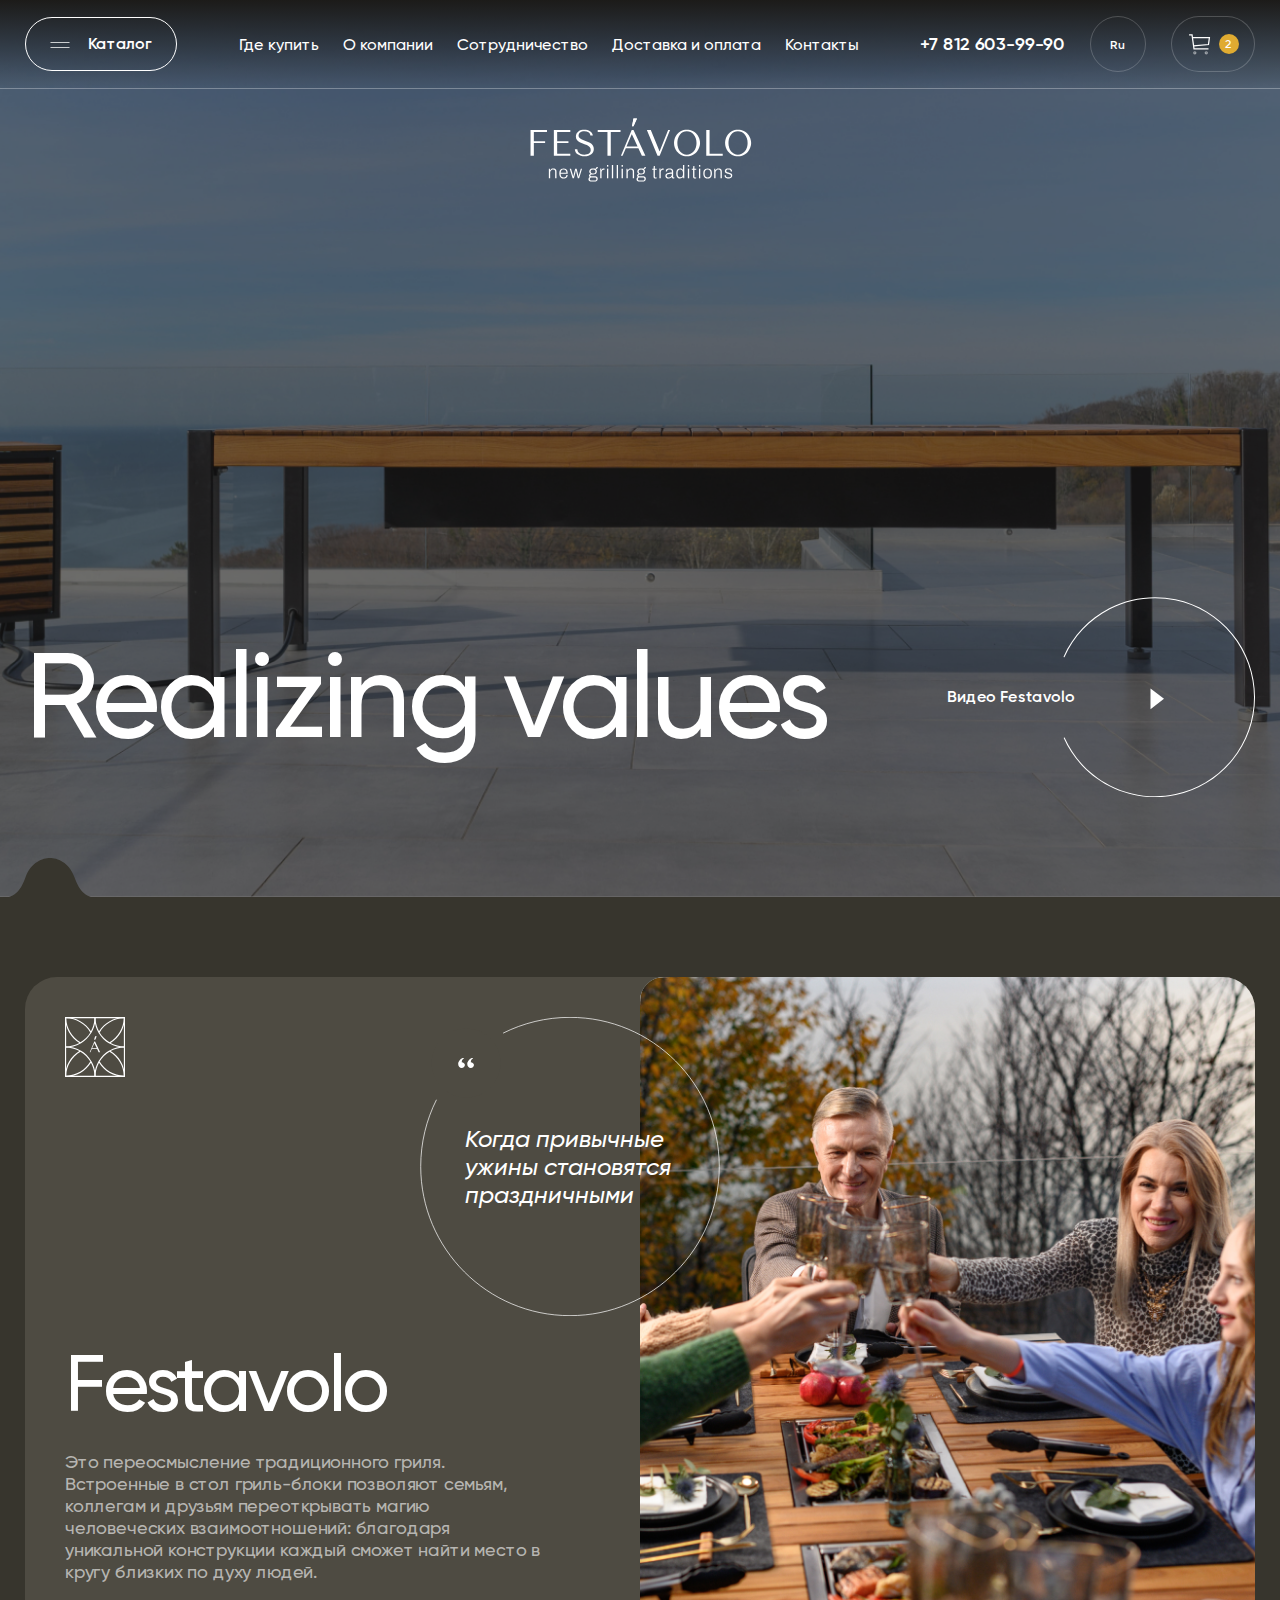
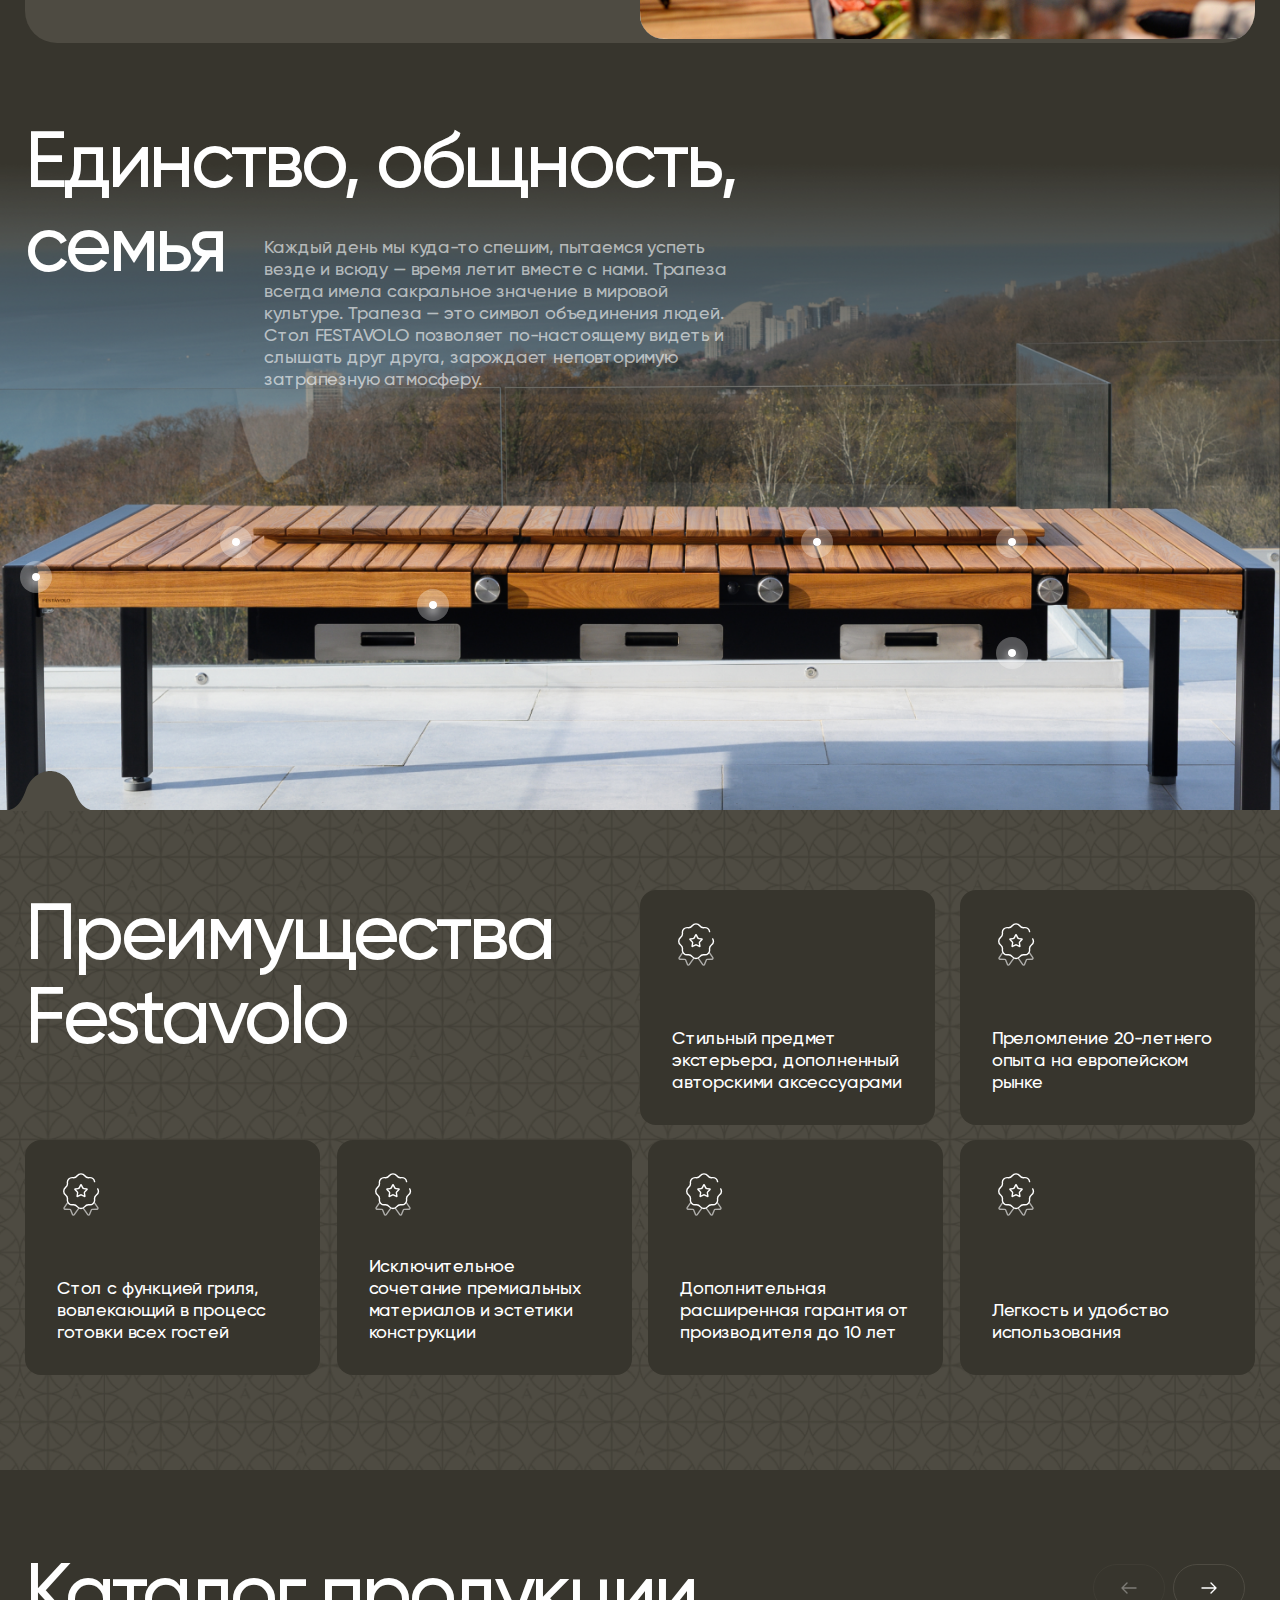
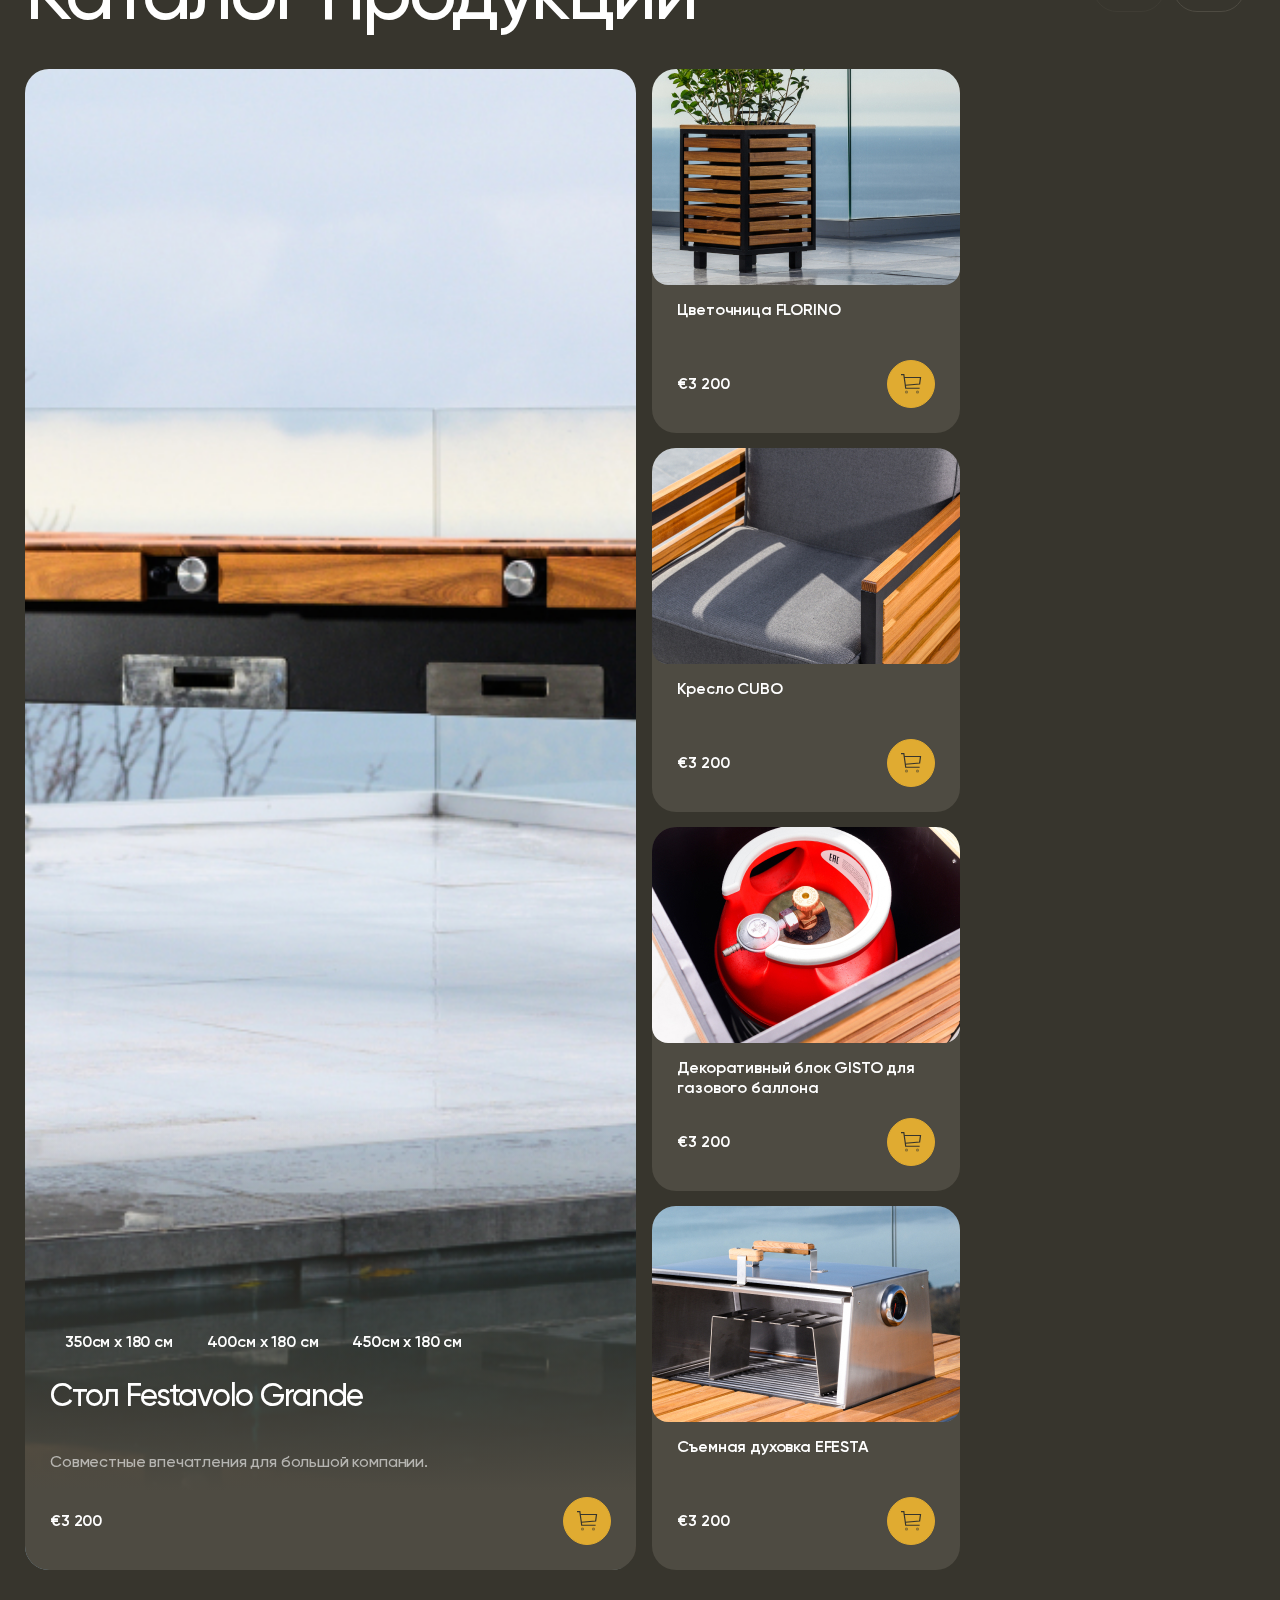
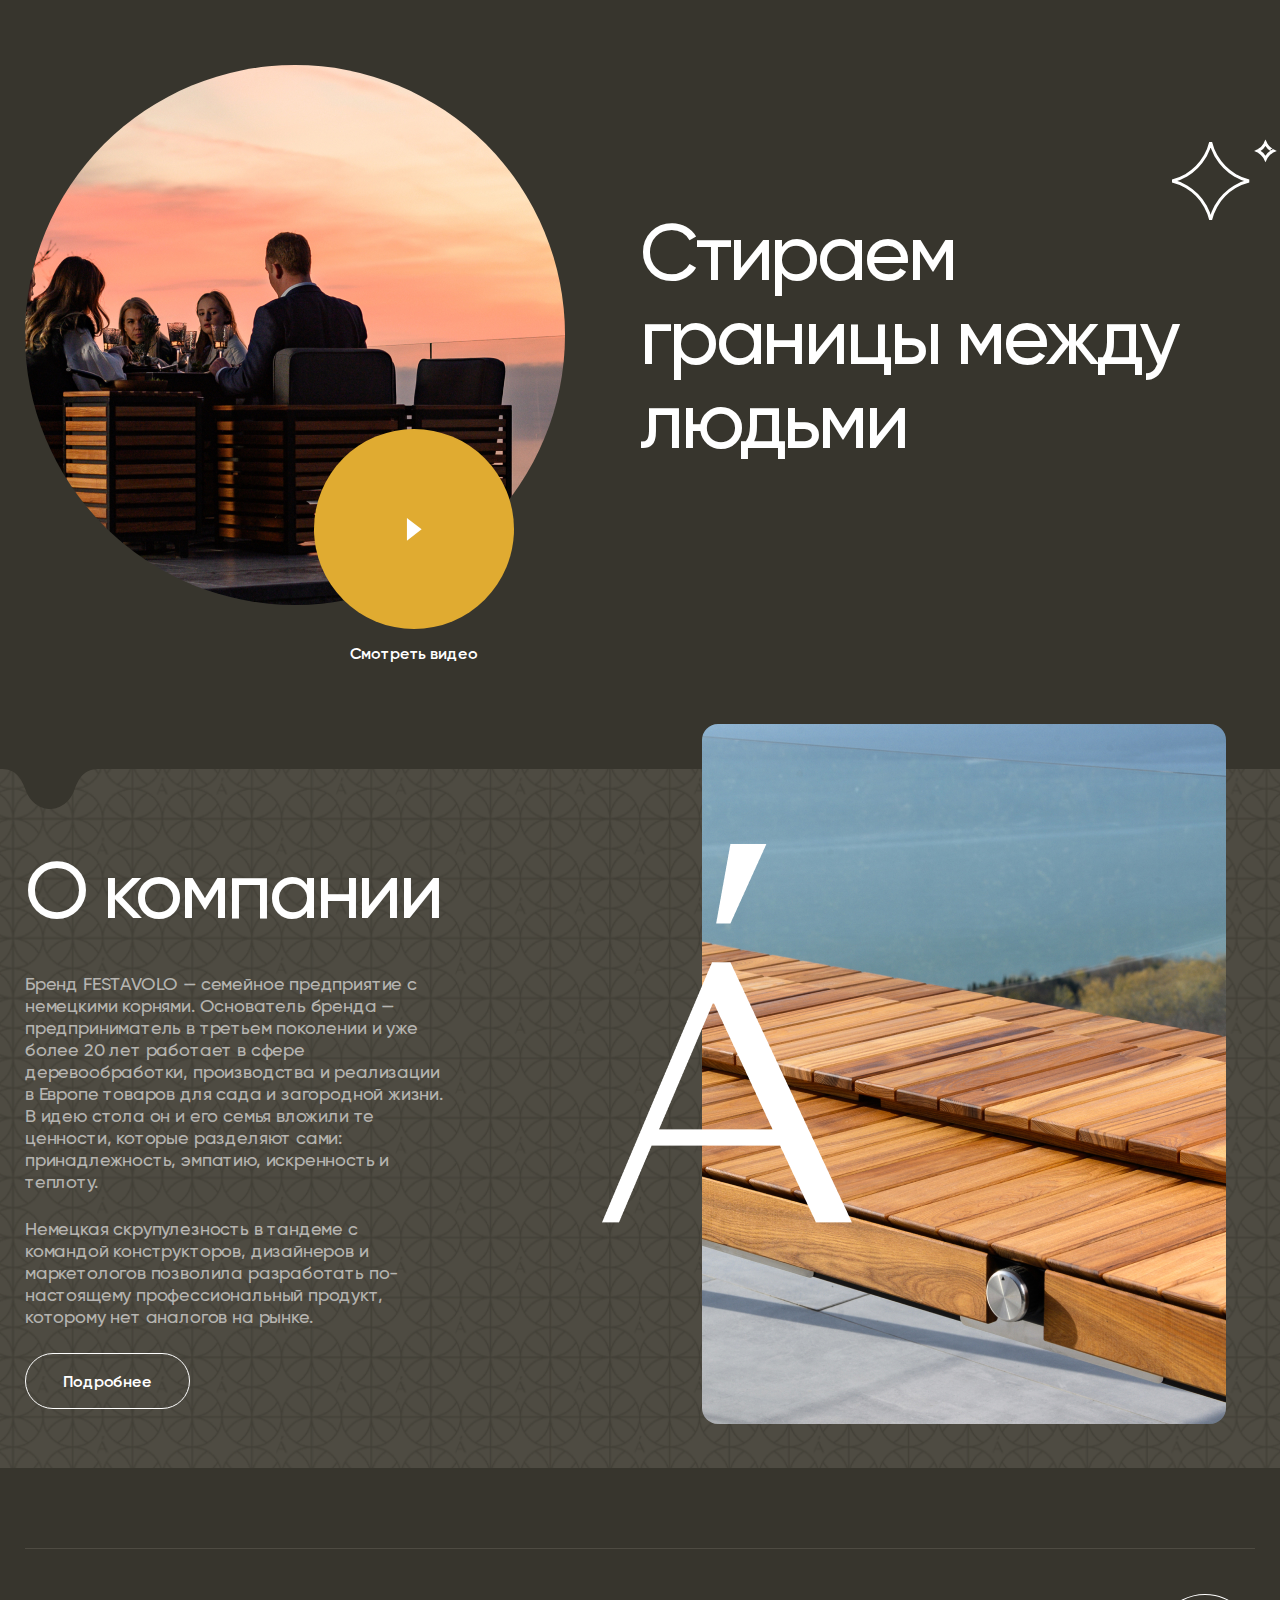
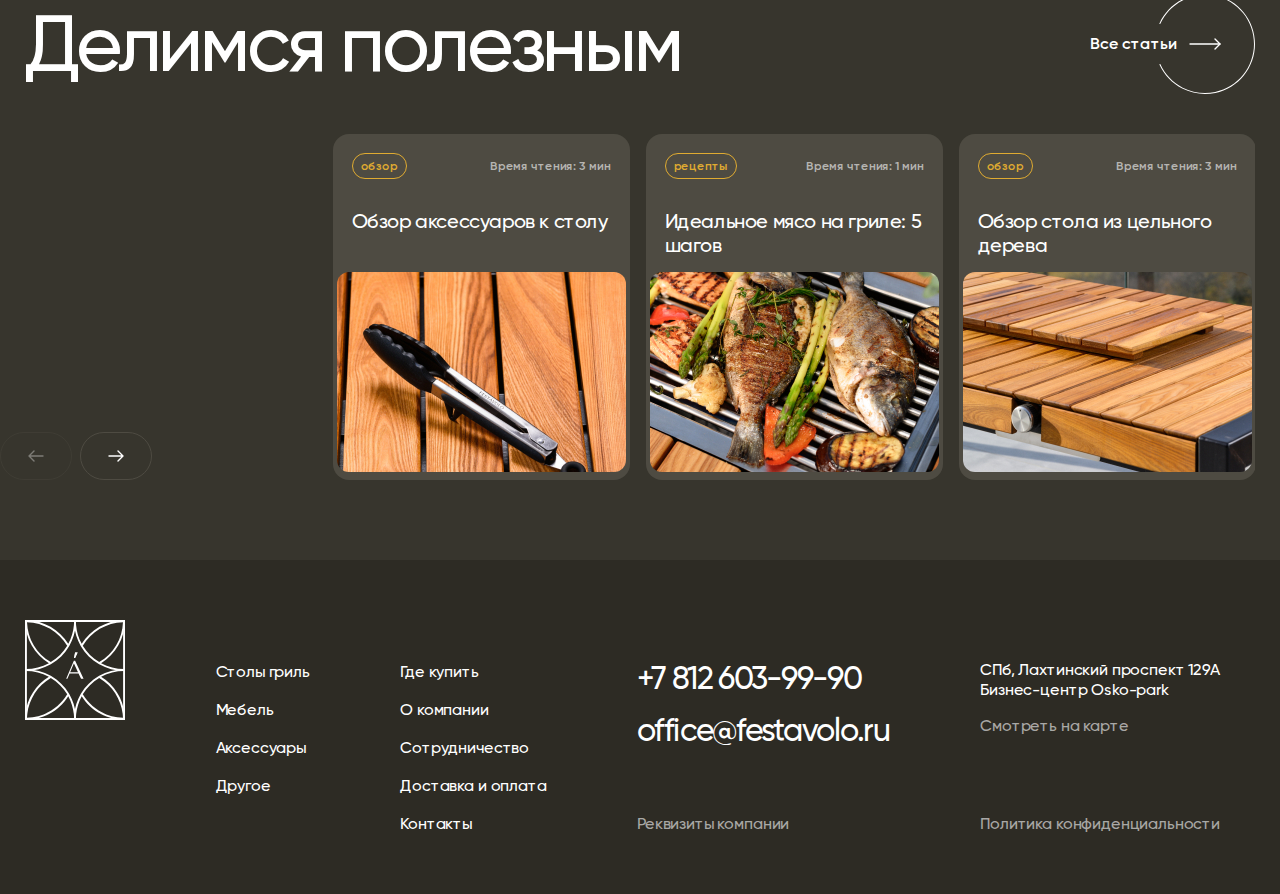
<file: index.html>
<!DOCTYPE html>
<html lang="ru">
 
<head>
 
	<meta charset="UTF-8">
	<title>Главная</title>
 	<meta name="apple-mobile-web-app-capable" content="yes" />
    <meta name="apple-mobile-web-app-status-bar-style" content="default" />
    <meta http-equiv="X-UA-Compatible" content="IE=edge">
    <meta name="viewport" content="width=device-width, initial-scale=1.0">
    <meta name="robots" content="index, follow, max-image-preview:large, max-snippet:-1, max-video-preview:-1" />
    <meta http-equiv="Content-type" content="text/html; charset=utf-8" />
	<meta http-equiv="Content-Language" content="ru">
  	<link rel="stylesheet" href="https://cdn.jsdelivr.net/npm/swiper@8/swiper-bundle.min.css"/>
	<script src="https://cdn.jsdelivr.net/npm/swiper@8/swiper-bundle.min.js"></script>
	<!-- Подключаем стили проекта -->
	<link rel="stylesheet" href="css/app.min.css?v=1">

</head>
 
<body>
	<header>
		<div class="header__top">
			<div class="inner-page row">
				<a href="catalog.html" class="catalog-btn">Каталог</a>
				<div class="menu">
					<ul>
						<li><a href="/where.html">Где купить</a></li>
						<li><a href="/about.html">О компании</a></li>
						<li><a href="/cooperation.html">Сотрудничество</a></li>
						<li><a href="/delivery.html">Доставка и оплата</a></li>
						<li><a href="/contact.html">Контакты</a></li>
					</ul>
				</div>
				<div class="header__right">
					<a href="tel:+78126039990" class="header__phone">+7 812 603-99-90</a>
					<a href="/" class="lang">Ru</a>
					<a href="/" class="basket">
						<span class="basket__num">2</span>
					</a>
				</div>
			</div>
		</div>
		<div class="inner-page row">
			<div class="logo"><a href="/"><img width="300" height="86" src="images/dest/logo.svg?v=1" alt="Festavolo"></a></div>
		</div>
	</header>
 	<div class="content-area">
 		<div class="main-bl">
 			<div class="main-bl__img">
	 			<img src="images/dest/main.jpg" alt="">
	 		</div>
	 		<div class="main-bl__info">
	 			<div class="inner-page row">	
		 			<h1>Realizing values</h1>
		 			<a href="/" class="main-bl__video">Видео Festavolo</a>
	 			</div> 
 			</div>
 		</div>
		<div class="about">
			<div class="inner-page">
				<div class="about-bl row">
					<div class="about-bl__left">
						<h2 class="h2">Festavolo</h2>
						<p>Это переосмысление традиционного гриля. Встроенные в стол гриль-блоки позволяют семьям, коллегам и друзьям переоткрывать магию человеческих взаимоотношений: благодаря уникальной конструкции каждый сможет найти место в кругу близких по духу людей.</p>
					</div>
					<div class="about-bl__right">
						<img src="images/dest/right.jpg" alt="">
					</div>
					<div class="about-bl__qu">Когда привычные ужины становятся праздничными</div>
				</div>
			</div>
		</div>
		<div class="best">
			<div class="inner-page">
				<div class="best__txt">
					<h2>Единство, общность, семья</h2>
					<p>Каждый день мы куда-то спешим, пытаемся успеть везде и всюду — время летит вместе с нами. Трапеза всегда имела сакральное значение в мировой культуре. Трапеза — это символ объединения людей. Стол FESTAVOLO позволяет по-настоящему видеть и слышать друг друга, зарождает неповторимую затрапезную атмосферу.</p>
				</div>
				<div class="best__info">
					<div class="best-item" style="right: calc(39% - 304px);bottom: 45%;">
						<div class="best-item__btn"></div>
						<div class="best-item__cont">
							<div class="best-item__img">
								<img src="images/dest/ab1.jpg" alt="">
							</div>
							<div class="best-item__info">
								<div class="best-item__ttl">Большая поверхность из твердого дерева ручной работы.</div>
								<p>Каждая деревянная доска была тщательно отобрана нашими мастерами при производстве.</p>
							</div>
						</div>
					</div>
					<div class="best-item" style="right:0;bottom: 45%;">
						<div class="best-item__btn"></div>
						<div class="best-item__cont">
							<div class="best-item__img">
								<img src="images/dest/ab1.jpg" alt="">
							</div>
							<div class="best-item__info">
								<div class="best-item__ttl">Большая поверхность из твердого дерева ручной работы.</div>
								<p>Каждая деревянная доска была тщательно отобрана нашими мастерами при производстве.</p>
							</div>
						</div>
					</div>
					<div class="best-item" style="left:0;bottom: 40%;">
						<div class="best-item__btn"></div>
						<div class="best-item__cont">
							<div class="best-item__img">
								<img src="images/dest/ab1.jpg" alt="">
							</div>
							<div class="best-item__info">
								<div class="best-item__ttl">Большая поверхность из твердого дерева ручной работы.</div>
								<p>Каждая деревянная доска была тщательно отобрана нашими мастерами при производстве.</p>
							</div>
						</div>
					</div>
					<div class="best-item" style="left:200px;bottom: 45%;">
						<div class="best-item__btn"></div>
						<div class="best-item__cont">
							<div class="best-item__img">
								<img src="images/dest/ab1.jpg" alt="">
							</div>
							<div class="best-item__info">
								<div class="best-item__ttl">Большая поверхность из твердого дерева ручной работы.</div>
								<p>Каждая деревянная доска была тщательно отобрана нашими мастерами при производстве.</p>
							</div>
						</div>
					</div>
					<div class="best-item" style="left:31%;bottom: 36%;">
						<div class="best-item__btn"></div>
						<div class="best-item__cont">
							<div class="best-item__img">
								<img src="images/dest/ab1.jpg" alt="">
							</div>
							<div class="best-item__info">
								<div class="best-item__ttl">Большая поверхность из твердого дерева ручной работы.</div>
								<p>Каждая деревянная доска была тщательно отобрана нашими мастерами при производстве.</p>
							</div>
						</div>
					</div>
					<div class="best-item" style="right:0;bottom: 29%;">
						<div class="best-item__btn"></div>
						<div class="best-item__cont">
							<div class="best-item__img">
								<img src="images/dest/ab1.jpg" alt="">
							</div>
							<div class="best-item__info">
								<div class="best-item__ttl">Большая поверхность из твердого дерева ручной работы.</div>
								<p>Каждая деревянная доска была тщательно отобрана нашими мастерами при производстве.</p>
							</div>
						</div>
					</div>
				</div>
			</div>
			<img src="images/dest/about.png" alt="">
		</div>
		<div class="benfts">
			<div class="inner-page">
				<div class="row">
					<h2>Преимущества Festavolo</h2>
					<div class="benfts-item">
						<p>Стильный предмет экстерьера, дополненный авторскими аксессуарами</p>
					</div>
					<div class="benfts-item">
						<p>Преломление 20-летнего опыта на европейском рынке</p>
					</div>
					<div class="benfts-item">
						<p>Стол с функцией гриля, вовлекающий в процесс готовки всех гостей</p>
					</div>
					<div class="benfts-item">
						<p>Исключительное сочетание премиальных материалов и эстетики конструкции</p>
					</div>
					<div class="benfts-item">
						<p>Дополнительная расширенная гарантия от производителя до 10 лет</p>
					</div>
					<div class="benfts-item">
						<p>Легкость и удобство использования</p>
					</div>
				</div>
				
			</div>
		</div>
		<div class="catalog">
			<div class="inner-page">
				<h2>Каталог продукции</h2>
				<div class="swiper catalog-slider">
				  
				  <div class="swiper-wrapper">
				    <div class="swiper-slide catalog-item">
			    		<div class="catalog-item__left">
			    			<div class="product">
			    				<div class="product__img"><a href=""><img src="images/dest/product1.jpg" alt=""></a></div>
			    				<div class="product__info">
			    					<div class="product__tags">
			    						<input type="radio" id="param1" name="param" value="350см x 180 см" checked>
										<label for="param1">350см x 180 см </label>
										<input type="radio" id="param2" name="param" value="400см x 180 см ">
										<label for="param2">400см x 180 см </label>
										<input type="radio" id="param3" name="param" value="450см x 180 см ">
										<label for="param3">450см x 180 см </label>
			    					</div>	
			    					<a href="/" class="product__ttl">Стол Festavolo Grande</a>
			    					<div class="product__txt">Совместные впечатления для большой компании.</div>
			    					<div class="product__btm row">
			    						<div class="product__price">€3 200</div>
			    						<a href="/" class="product__btn"></a>
			    					</div>
			    				</div>
			    			</div>
			    		</div>
			    		<div class="catalog-item__right row">
			    			<div class="product">
			    				<div class="product__img"><a href="/"><img src="images/dest/product2.jpg" alt=""></a></div>
			    				<div class="product__info">
			    					
			    					<a href="/" class="product__ttl">Цветочница FLORINO</a>
			    					<div class="product__btm row">
			    						<div class="product__price">€3 200</div>
			    						<a href="/" class="product__btn"></a>
			    					</div>
			    				</div>
			    			</div>
			    			<div class="product">
			    				<div class="product__img"><a href=""><img src="images/dest/product3.jpg" alt=""></a></div>
			    				<div class="product__info">
			    					
			    					<a href="/" class="product__ttl">Кресло CUBO</a>
			    					<div class="product__btm row">
			    						<div class="product__price">€3 200</div>
			    						<a href="/" class="product__btn"></a>
			    					</div>
			    				</div>
			    			</div>
			    			<div class="product">
			    				<div class="product__img"><a href="/"><img src="images/dest/product4.jpg" alt=""></a></div>
			    				<div class="product__info">
			    					
			    					<a href="/" class="product__ttl">Декоративный блок GISTO для газового баллона</a>
			    					<div class="product__btm row">
			    						<div class="product__price">€3 200</div>
			    						<a href="/" class="product__btn"></a>
			    					</div>
			    				</div>
			    			</div>
			    			<div class="product">
			    				<div class="product__img"><a href="/"><img src="images/dest/product5.jpg" alt=""></a></div>
			    				<div class="product__info">
			    					
			    					<a href="/" class="product__ttl">Съемная духовка EFESTA</a>
			    					
			    					<div class="product__btm row">
			    						<div class="product__price">€3 200</div>
			    						<a href="/" class="product__btn"></a>
			    					</div>
			    				</div>
			    			</div>
			    		</div>
				    </div>
					<div class="swiper-slide catalog-item">
			    		<div class="catalog-item__left">
			    			<div class="product">
			    				<div class="product__img"><a href=""><img src="images/dest/product1.jpg" alt=""></a></div>
			    				<div class="product__info">
			    					<div class="product__tags">
			    						<input type="radio" id="param1" name="param" value="350см x 180 см" checked>
										<label for="param1">350см x 180 см </label>
										<input type="radio" id="param2" name="param" value="400см x 180 см ">
										<label for="param2">400см x 180 см </label>
										<input type="radio" id="param3" name="param" value="450см x 180 см ">
										<label for="param3">450см x 180 см </label>
			    					</div>	
			    					<a href="/" class="product__ttl">Стол Festavolo Grande</a>
			    					<div class="product__txt">Совместные впечатления для большой компании.</div>
			    					<div class="product__btm row">
			    						<div class="product__price">€3 200</div>
			    						<a href="/" class="product__btn"></a>
			    					</div>
			    				</div>
			    			</div>
			    		</div>
			    		<div class="catalog-item__right row">
			    			<div class="product">
			    				<div class="product__img"><a href="/"><img src="images/dest/product2.jpg" alt=""></a></div>
			    				<div class="product__info">
			    					
			    					<a href="/" class="product__ttl">Цветочница FLORINO</a>
			    					<div class="product__btm row">
			    						<div class="product__price">€3 200</div>
			    						<a href="/" class="product__btn"></a>
			    					</div>
			    				</div>
			    			</div>
			    			<div class="product">
			    				<div class="product__img"><a href=""><img src="images/dest/product3.jpg" alt=""></a></div>
			    				<div class="product__info">
			    					
			    					<a href="/" class="product__ttl">Кресло CUBO</a>
			    					<div class="product__btm row">
			    						<div class="product__price">€3 200</div>
			    						<a href="/" class="product__btn"></a>
			    					</div>
			    				</div>
			    			</div>
			    			<div class="product">
			    				<div class="product__img"><a href="/"><img src="images/dest/product4.jpg" alt=""></a></div>
			    				<div class="product__info">
			    					
			    					<a href="/" class="product__ttl">Декоративный блок GISTO для газового баллона</a>
			    					<div class="product__btm row">
			    						<div class="product__price">€3 200</div>
			    						<a href="/" class="product__btn"></a>
			    					</div>
			    				</div>
			    			</div>
			    			<div class="product">
			    				<div class="product__img"><a href="/"><img src="images/dest/product5.jpg" alt=""></a></div>
			    				<div class="product__info">
			    					
			    					<a href="/" class="product__ttl">Съемная духовка EFESTA</a>
			    					
			    					<div class="product__btm row">
			    						<div class="product__price">€3 200</div>
			    						<a href="/" class="product__btn"></a>
			    					</div>
			    				</div>
			    			</div>
			    		</div>
				    </div>
				    <div class="swiper-slide catalog-item">
			    		<div class="catalog-item__left">
			    			<div class="product">
			    				<div class="product__img"><a href=""><img src="images/dest/product1.jpg" alt=""></a></div>
			    				<div class="product__info">
			    					<div class="product__tags">
			    						<input type="radio" id="param1" name="param" value="350см x 180 см" checked>
										<label for="param1">350см x 180 см </label>
										<input type="radio" id="param2" name="param" value="400см x 180 см ">
										<label for="param2">400см x 180 см </label>
										<input type="radio" id="param3" name="param" value="450см x 180 см ">
										<label for="param3">450см x 180 см </label>
			    					</div>	
			    					<a href="/" class="product__ttl">Стол Festavolo Grande</a>
			    					<div class="product__txt">Совместные впечатления для большой компании.</div>
			    					<div class="product__btm row">
			    						<div class="product__price">€3 200</div>
			    						<a href="/" class="product__btn"></a>
			    					</div>
			    				</div>
			    			</div>
			    		</div>
			    		<div class="catalog-item__right row">
			    			<div class="product">
			    				<div class="product__img"><a href="/"><img src="images/dest/product2.jpg" alt=""></a></div>
			    				<div class="product__info">
			    					
			    					<a href="/" class="product__ttl">Цветочница FLORINO</a>
			    					<div class="product__btm row">
			    						<div class="product__price">€3 200</div>
			    						<a href="/" class="product__btn"></a>
			    					</div>
			    				</div>
			    			</div>
			    			<div class="product">
			    				<div class="product__img"><a href=""><img src="images/dest/product3.jpg" alt=""></a></div>
			    				<div class="product__info">
			    					
			    					<a href="/" class="product__ttl">Кресло CUBO</a>
			    					<div class="product__btm row">
			    						<div class="product__price">€3 200</div>
			    						<a href="/" class="product__btn"></a>
			    					</div>
			    				</div>
			    			</div>
			    			<div class="product">
			    				<div class="product__img"><a href="/"><img src="images/dest/product4.jpg" alt=""></a></div>
			    				<div class="product__info">
			    					
			    					<a href="/" class="product__ttl">Декоративный блок GISTO для газового баллона</a>
			    					<div class="product__btm row">
			    						<div class="product__price">€3 200</div>
			    						<a href="/" class="product__btn"></a>
			    					</div>
			    				</div>
			    			</div>
			    			<div class="product">
			    				<div class="product__img"><a href="/"><img src="images/dest/product5.jpg" alt=""></a></div>
			    				<div class="product__info">
			    					
			    					<a href="/" class="product__ttl">Съемная духовка EFESTA</a>
			    					
			    					<div class="product__btm row">
			    						<div class="product__price">€3 200</div>
			    						<a href="/" class="product__btn"></a>
			    					</div>
			    				</div>
			    			</div>
			    		</div>
				    </div>
				  </div>
				 
				  <div class="swiper-button-prev catalog__prev"></div>
				  <div class="swiper-button-next catalog__next"></div>

				  
				</div>
			</div>
			
		</div>
		<div class="borders">
			<div class="inner-page row">
				<div class="borders__left">
					<img src="images/dest/borders.jpg" alt="">
					<a href="#" class="borders-btn">
						<span class="borders-btn__play"></span>
						Смотреть видео
					</a>
				</div>
				<div class="borders__right">
					<div class="borders__ttl">Стираем<br> границы между<br> людьми</div>
					
				</div>
				
			</div>
		</div>
		<div class="company">
			<div class="inner-page row">
				<div class="company__left">
					<h2>О компании</h2>
					<p>Бренд FESTAVOLO — семейное предприятие с немецкими корнями. Основатель бренда — предприниматель в третьем поколении и уже более 20 лет работает в сфере деревообработки, производства и реализации в Европе товаров для сада и загородной жизни. В идею стола он и его семья вложили те ценности, которые разделяют сами: принадлежность, эмпатию, искренность и теплоту.</p>
					<p>Немецкая скрупулезность в тандеме с командой конструкторов, дизайнеров и маркетологов позволила разработать по-настоящему профессиональный продукт, которому нет аналогов на рынке. </p>
					<a href="/" class="btn-br">Подробнее</a>
				</div>
				<div class="company__right">
					<img src="images/dest/company.jpg" alt="">
				</div>
			</div>
		</div>
		<div class="useful">
			<div class="inner-page">
				<div class="row">
					<h2>Делимся полезным</h2>
					<a href="/" class="more">Все статьи</a>
				</div>
				<div class="swiper useful-slider">
				  
				  <div class="swiper-wrapper">
				    <div class="swiper-slide useful-item">
				    	<div class="useful-item__info">
					    	<div class="row">
					    		<a href="/" class="useful-item__tag">обзор</a>
					    		<div class="useful-item__time">Время чтения: 3 мин</div>
					    	</div>
			    			<a href="/" class="useful-item__ttl">Обзор аксессуаров к столу</a>
			    		</div>
			    		<div class="useful-item__img"><img src="images/dest/blog1.jpg" alt=""></div>
				    </div>
				    <div class="swiper-slide useful-item">
				    	<div class="useful-item__info">
					    	<div class="row">
					    		<a href="/" class="useful-item__tag">рецепты</a>
					    		<div class="useful-item__time">Время чтения: 1 мин</div>
					    	</div>
			    			<a href="/" class="useful-item__ttl">Идеальное мясо на гриле: 5 шагов</a>
			    		</div>
			    		<div class="useful-item__img"><img src="images/dest/blog2.jpg" alt=""></div>
				    </div>
				    <div class="swiper-slide useful-item">
				    	<div class="useful-item__info">
					    	<div class="row">
					    		<a href="/" class="useful-item__tag">обзор</a>
					    		<div class="useful-item__time">Время чтения: 3 мин</div>
					    	</div>
			    			<a href="/" class="useful-item__ttl">Обзор стола из цельного дерева</a>
			    		</div>
			    		<div class="useful-item__img"><img src="images/dest/blog3.jpg" alt=""></div>
				    </div>
				     <div class="swiper-slide useful-item">
				    	<div class="useful-item__info">
					    	<div class="row">
					    		<a href="/" class="useful-item__tag">обзор</a>
					    		<div class="useful-item__time">Время чтения: 3 мин</div>
					    	</div>
			    			<a href="/" class="useful-item__ttl">Обзор стола из цельного дерева</a>
			    		</div>
			    		<div class="useful-item__img"><img src="images/dest/blog3.jpg" alt=""></div>
				    </div>
				     <div class="swiper-slide useful-item">
				    	<div class="useful-item__info">
					    	<div class="row">
					    		<a href="/" class="useful-item__tag">обзор</a>
					    		<div class="useful-item__time">Время чтения: 3 мин</div>
					    	</div>
			    			<a href="/" class="useful-item__ttl">Обзор стола из цельного дерева</a>
			    		</div>
			    		<div class="useful-item__img"><img src="images/dest/blog3.jpg" alt=""></div>
				    </div>
				  </div>
				 
				  

				  
				</div>
				<div class="swiper-button-prev useful__prev"></div>
				  <div class="swiper-button-next useful__next"></div>
			</div>
		</div>
	</div>
 	<footer>
 		<div class="inner-page row">
 			<div class="footer__logo">
 				<a href="/"><img src="images/dest/logo-f.svg" alt=""></a>
 			</div>
 			<div class="footer__menu">
 				<ul>
 					<li><a href="/">Столы гриль</a></li>
 					<li><a href="/">Мебель</a></li>
 					<li><a href="/">Аксессуары</a></li>
 					<li><a href="/">Другое</a></li>
 				</ul>
 			</div>
 			<div class="footer__menu">
 				<ul>
 					<li><a href="/">Где купить</a></li>
 					<li><a href="/">О компании</a></li>
 					<li><a href="/">Сотрудничество</a></li>
 					<li><a href="/">Доставка и оплата</a></li>
 					<li><a href="/">Контакты</a></li>
 				</ul>
 			</div>
 			<div class="footer__phone">
 				<div class="footer__top">
 					<a href="tel:+78126039990">+7 812 603-99-90</a>
 					<a href="mailto:office@festavolo.ru">office@festavolo.ru</a>
 				</div>
 				<a href="/">Реквизиты компании</a>
 			</div>
 			<div class="footer__end">
 				<div class="footer__top">
 					<p>СПб, Лахтинский проспект 129А<br>Бизнес-центр Osko-park</p>
 					<a href="/">Смотреть на карте</a>
 				</div>
 				<a href="/">Политика конфиденциальности</a>
 			</div>
 		</div>
 	</footer>
	<script src="js/app.min.js?v=1"></script>
 
</body>
</html>
</file>
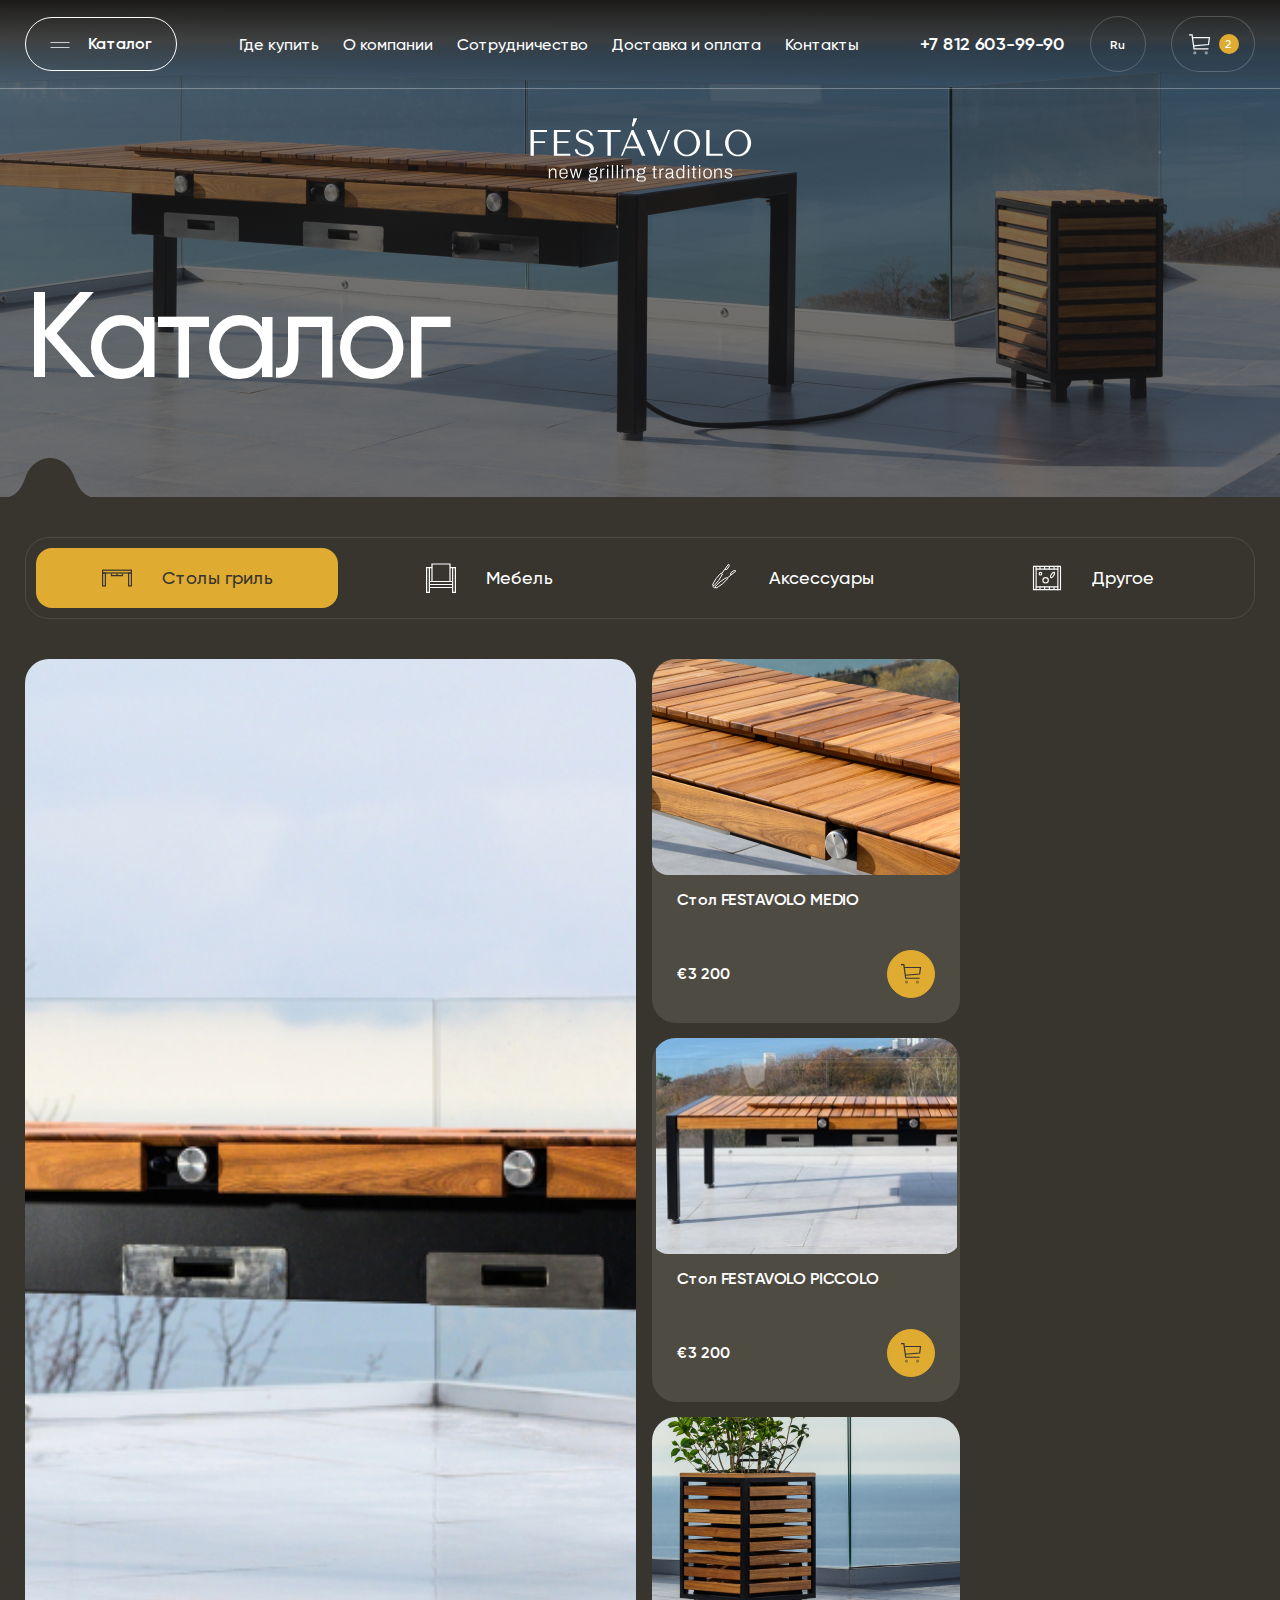
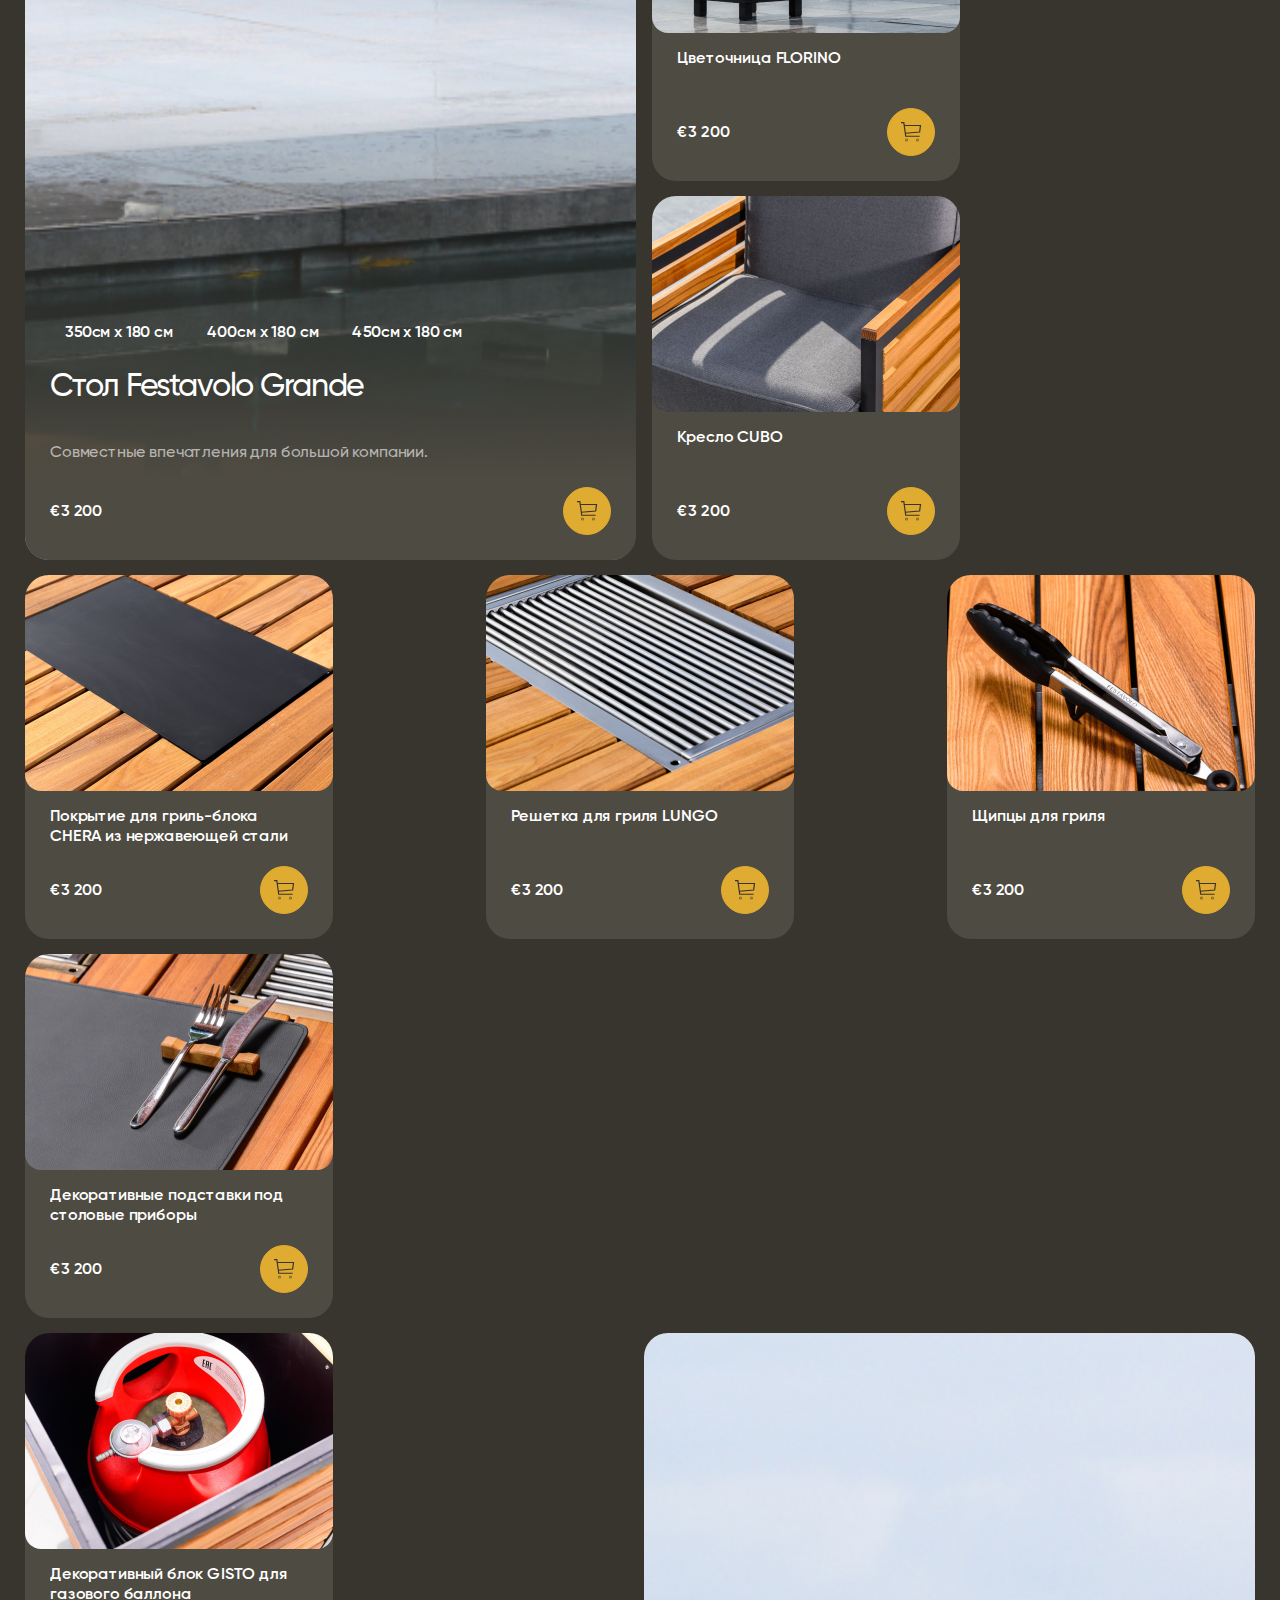
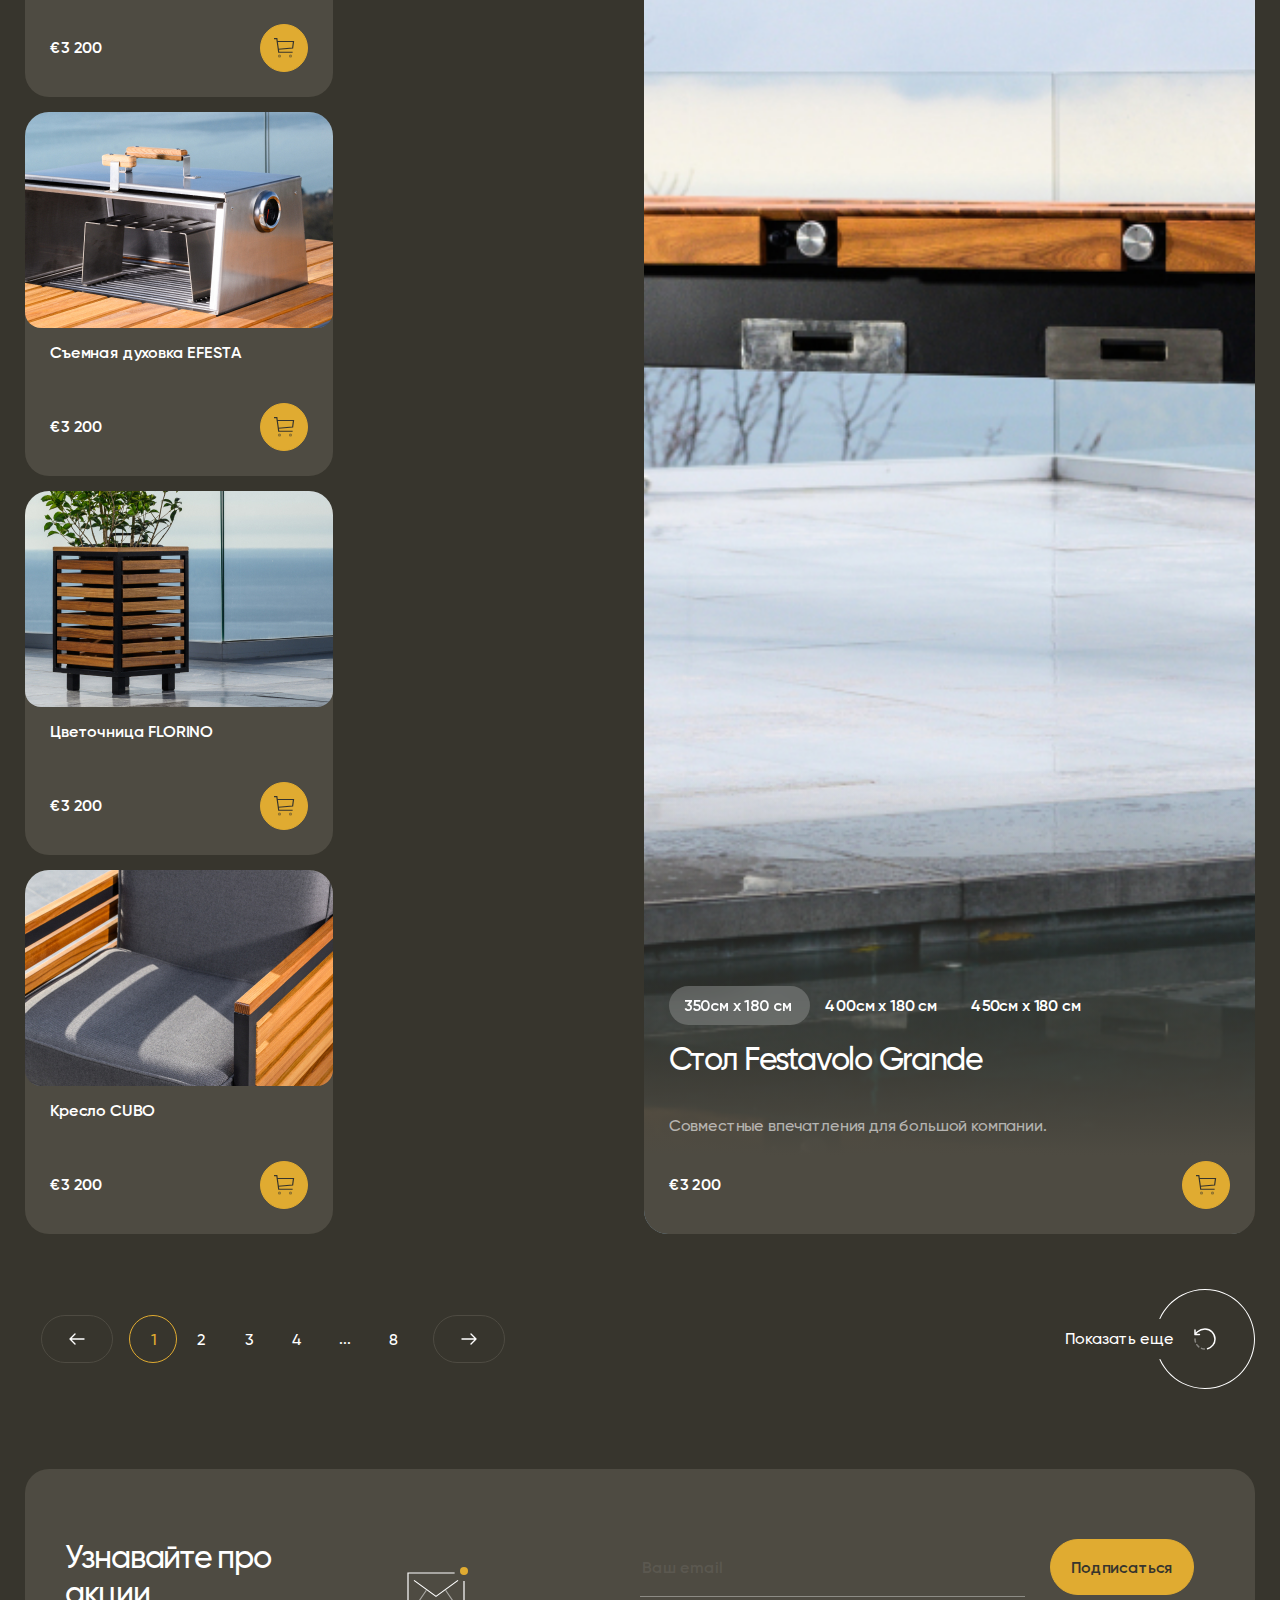
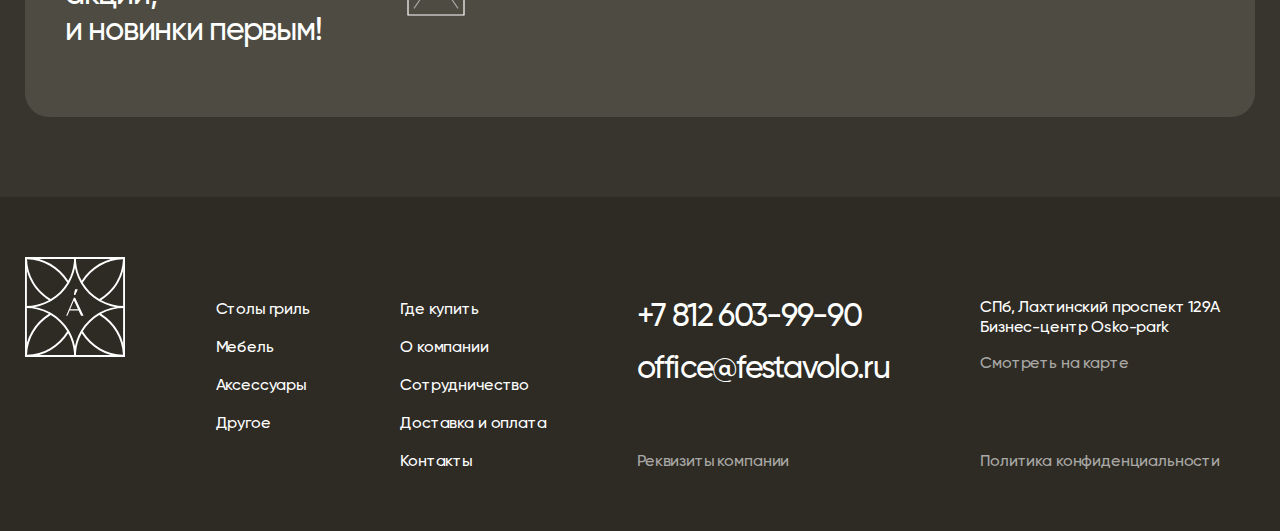
<file: catalog.html>
<!DOCTYPE html>
<html lang="ru">
 
<head>
 
	<meta charset="UTF-8">
	<title>Каталог</title>
 	<meta name="apple-mobile-web-app-capable" content="yes" />
    <meta name="apple-mobile-web-app-status-bar-style" content="default" />
    <meta http-equiv="X-UA-Compatible" content="IE=edge">
    <meta name="viewport" content="width=device-width, initial-scale=1.0">
    <meta name="robots" content="index, follow, max-image-preview:large, max-snippet:-1, max-video-preview:-1" />
    <meta http-equiv="Content-type" content="text/html; charset=utf-8" />
	<meta http-equiv="Content-Language" content="ru">
  	<link rel="stylesheet" href="https://cdn.jsdelivr.net/npm/swiper@8/swiper-bundle.min.css"/>
	<script src="https://cdn.jsdelivr.net/npm/swiper@8/swiper-bundle.min.js"></script>
	<!-- Подключаем стили проекта -->
	<link rel="stylesheet" href="css/app.min.css?v=1">

</head>
 
<body>
	<header>
		<div class="header__top">
			<div class="inner-page row">
				<a href="catalog.html" class="catalog-btn">Каталог</a>
				<div class="menu">
					<ul>
						<li><a href="/where.html">Где купить</a></li>
						<li><a href="/about.html">О компании</a></li>
						<li><a href="/cooperation.html">Сотрудничество</a></li>
						<li><a href="/delivery.html">Доставка и оплата</a></li>
						<li><a href="/contact.html">Контакты</a></li>
					</ul>
				</div>
				<div class="header__right">
					<a href="tel:+78126039990" class="header__phone">+7 812 603-99-90</a>
					<a href="/" class="lang">Ru</a>
					<a href="/" class="basket">
						<span class="basket__num">2</span>
					</a>
				</div>
			</div>
		</div>
		<div class="inner-page row">
			<div class="logo"><a href="/"><img width="300" height="86" src="images/dest/logo.svg?v=1" alt="Festavolo"></a></div>
		</div>
	</header>
 	<div class="content-area">
 		<div class="main-bl main-bl_small">
 			<div class="main-bl__img">
	 			<img src="images/dest/catalog.jpg" alt="">
	 		</div>
	 		<div class="main-bl__info">
	 			<div class="inner-page row">	
		 			<h1>Каталог</h1>
		 			
	 			</div> 
 			</div>
 		</div>
	
		<div class="catalog-bl">
			<div class="inner-page">
				<div class="catalog-menu">
					<ul>
						<li class="active"><a href="/">
							<svg class="icon" width="30" height="18" viewBox="0 0 30 18" xmlns="http://www.w3.org/2000/svg">
								<rect x="0.6" y="1.20205" width="28.8" height="2.8" stroke-width="1.2"/>
								<path d="M9.54492 4.60205V6.60205H20.454V4.60205" stroke-width="1.2"/>
								<path d="M15 4.60205V6.60205" stroke-width="1.2"/>
								<path d="M0.6 3.99795H3.4V16.7979H0.6V3.99795Z" stroke-width="1.2"/>
								<path d="M26.6 3.99795H29.4V16.7979H26.6V3.99795Z" stroke-width="1.2"/>
								</svg>Столы гриль</a>
						</li>
						<li><a href="/"><svg class="icon" width="30" height="30" viewBox="0 0 30 30" xmlns="http://www.w3.org/2000/svg">
						<path d="M3 21.5H27M27 24.5H3M3 18.5H27"  stroke-width="1.2"/>
						<path d="M3 4.59998H6.24198M27 4.59998H23.9929"  stroke-width="1.2"/>
						<path d="M0.6 4.6H3.4V29.4H0.6V4.6Z"  stroke-width="1.2"/>
						<path d="M26.6 4.6H29.4V29.4H26.6V4.6Z"  stroke-width="1.2"/>
						<path d="M24 17.9731V1H6V17.9731"  stroke-width="1.2"/>
						</svg>
						Мебель</a></li>
						<li><a href="/"><svg class="icon" width="32" height="37" viewBox="0 0 32 37" xmlns="http://www.w3.org/2000/svg">
						<path d="M13.3218 12.7958L16.9285 7.82389M16.9285 7.82389L21.5801 1.4115C22.0933 1.92608 22.8689 3.30091 21.8659 4.68362L19.4125 8.06565L16.9285 7.82389Z" stroke-width="1.2"/>
						<path d="M19.77 18.717L24.5406 14.848M24.5406 14.848L30.6934 9.85803C30.1519 9.37327 28.7373 8.67276 27.4106 9.74875L24.1655 12.3806L24.5406 14.848Z" stroke-width="1.2"/>
						<path d="M12.461 12.3897L13.9935 13.5013L12.5752 16.2866C10.7779 19.8164 8.43774 23.0424 5.64023 25.8467L3.43283 28.0595L1.90038 26.9479L3.31862 24.1626C5.11599 20.6328 7.45613 17.4068 10.2536 14.6025L12.461 12.3897Z" stroke-width="1.2"/>
						<path d="M20.2214 19.5543L19.0289 18.0839L16.324 19.65C12.896 21.6347 9.80065 24.1451 7.15093 27.0895L5.06014 29.4128L6.25265 30.8832L8.95755 29.3171C12.3856 27.3323 15.4809 24.822 18.1306 21.8776L20.2214 19.5543Z" stroke-width="1.2"/>
						<path d="M5.75113 30.3816C5.00622 30.712 4.11036 30.6478 3.40323 30.1348C2.532 29.5028 2.21935 28.387 2.56641 27.4227" stroke-width="1.2"/>
						</svg>
						Аксессуары</a></li>
						<li><a href="/"><svg class="icon" width="32" height="32" viewBox="0 0 32 32" xmlns="http://www.w3.org/2000/svg">
						<path d="M4 3.59998H28M28 6.59998H4" stroke-width="1.2"/>
						<path d="M13.5 3.59998V6.59998M8.5 3.59998V6.59998M18.5 3.59998V6.59998M23.5 3.59998V6.59998" stroke-width="1.2"/>
						<path d="M13.5 25.4V28.4M8.5 25.4V28.4M18.5 25.4V28.4M23.5 25.4V28.4" stroke-width="1.2"/>
						<circle cx="9.01758" cy="11.4331" r="1.4" stroke-width="1.2"/>
						<circle cx="14.5176" cy="18.4883" r="2.9" stroke-width="1.2"/>
						<path d="M23.0623 13.5357C22.4918 14.3952 21.8165 15.0323 21.2113 15.3798C20.5713 15.7473 20.1844 15.7063 20.0156 15.5943C19.8468 15.4823 19.6589 15.1417 19.7489 14.4092C19.8341 13.7166 20.1589 12.8468 20.7293 11.9873C21.2998 11.1278 21.9752 10.4906 22.5804 10.1432C23.2204 9.77571 23.6072 9.81662 23.776 9.92865C23.9448 10.0407 24.1327 10.3813 24.0427 11.1137C23.9576 11.8064 23.6327 12.6761 23.0623 13.5357Z" stroke-width="1.2"/>
						<path d="M4 25.4H28M28 28.4H4" stroke-width="1.2"/>
						<path d="M1.6 3.6H4.4V28.4H1.6V3.6Z" stroke-width="1.2"/>
						<path d="M27.6 3.6H30.4V28.4H27.6V3.6Z" stroke-width="1.2"/>
						</svg>Другое</a></li>
					</ul>
				</div>
				<div class="catalog-item">
		    		<div class="catalog-item__left">
		    			<div class="product">
		    				<div class="product__img"><a href=""><img src="images/dest/product1.jpg" alt=""></a></div>
		    				<div class="product__info">
		    					<div class="product__tags">
		    						<input type="radio" id="param1" name="param" value="350см x 180 см" checked>
									<label for="param1">350см x 180 см </label>
									<input type="radio" id="param2" name="param" value="400см x 180 см ">
									<label for="param2">400см x 180 см </label>
									<input type="radio" id="param3" name="param" value="450см x 180 см ">
									<label for="param3">450см x 180 см </label>
		    					</div>	
		    					<a href="/" class="product__ttl">Стол Festavolo Grande</a>
		    					<div class="product__txt">Совместные впечатления для большой компании.</div>
		    					<div class="product__btm row">
		    						<div class="product__price">€3 200</div>
		    						<a href="/" class="product__btn"></a>
		    					</div>
		    				</div>
		    			</div>
		    		</div>
		    		<div class="catalog-item__right row">
		    			
		    			
		    			<div class="product">
		    				<div class="product__img"><a href="/"><img src="images/dest/product6.jpg" alt=""></a></div>
		    				<div class="product__info">
		    					
		    					<a href="/" class="product__ttl">Стол FESTAVOLO MEDIO</a>
		    					<div class="product__btm row">
		    						<div class="product__price">€3 200</div>
		    						<a href="/" class="product__btn"></a>
		    					</div>
		    				</div>
		    			</div>
		    			<div class="product">
		    				<div class="product__img"><a href="/"><img src="images/dest/product7.jpg" alt=""></a></div>
		    				<div class="product__info">
		    					
		    					<a href="/" class="product__ttl">Стол FESTAVOLO PICCOLO</a>
		    					
		    					<div class="product__btm row">
		    						<div class="product__price">€3 200</div>
		    						<a href="/" class="product__btn"></a>
		    					</div>
		    				</div>
		    			</div>
		    			<div class="product">
		    				<div class="product__img"><a href="/"><img src="images/dest/product2.jpg" alt=""></a></div>
		    				<div class="product__info">
		    					
		    					<a href="/" class="product__ttl">Цветочница FLORINO</a>
		    					<div class="product__btm row">
		    						<div class="product__price">€3 200</div>
		    						<a href="/" class="product__btn"></a>
		    					</div>
		    				</div>
		    			</div>
		    			<div class="product">
		    				<div class="product__img"><a href=""><img src="images/dest/product3.jpg" alt=""></a></div>
		    				<div class="product__info">
		    					
		    					<a href="/" class="product__ttl">Кресло CUBO</a>
		    					<div class="product__btm row">
		    						<div class="product__price">€3 200</div>
		    						<a href="/" class="product__btn"></a>
		    					</div>
		    				</div>
		    			</div>
		    		</div>
			    </div>
			    <div class="catalog-item">
		    	
		    		<div class="catalog-item__right row">
		    			
		    			
		    			<div class="product">
		    				<div class="product__img"><a href="/"><img src="images/dest/product8.jpg" alt=""></a></div>
		    				<div class="product__info">
		    					
		    					<a href="/" class="product__ttl">Покрытие для гриль-блока CHERA из нержавеющей стали</a>
		    					<div class="product__btm row">
		    						<div class="product__price">€3 200</div>
		    						<a href="/" class="product__btn"></a>
		    					</div>
		    				</div>
		    			</div>
		    			<div class="product">
		    				<div class="product__img"><a href="/"><img src="images/dest/product9.jpg" alt=""></a></div>
		    				<div class="product__info">
		    					
		    					<a href="/" class="product__ttl">Решетка для гриля LUNGO</a>
		    					
		    					<div class="product__btm row">
		    						<div class="product__price">€3 200</div>
		    						<a href="/" class="product__btn"></a>
		    					</div>
		    				</div>
		    			</div>
		    			<div class="product">
		    				<div class="product__img"><a href="/"><img src="images/dest/product10.jpg" alt=""></a></div>
		    				<div class="product__info">
		    					
		    					<a href="/" class="product__ttl">Щипцы для гриля</a>
		    					<div class="product__btm row">
		    						<div class="product__price">€3 200</div>
		    						<a href="/" class="product__btn"></a>
		    					</div>
		    				</div>
		    			</div>
		    			<div class="product">
		    				<div class="product__img"><a href=""><img src="images/dest/product11.jpg" alt=""></a></div>
		    				<div class="product__info">
		    					
		    					<a href="/" class="product__ttl">Декоративные подставки под столовые приборы</a>
		    					<div class="product__btm row">
		    						<div class="product__price">€3 200</div>
		    						<a href="/" class="product__btn"></a>
		    					</div>
		    				</div>
		    			</div>
		    		</div>
			    </div>
			    <div class="catalog-item">
			    	<div class="catalog-item__right row">
			    		<div class="product">
		    				<div class="product__img"><a href="/"><img src="images/dest/product4.jpg" alt=""></a></div>
		    				<div class="product__info">
		    					
		    					<a href="/" class="product__ttl">Декоративный блок GISTO для газового баллона</a>
		    					<div class="product__btm row">
		    						<div class="product__price">€3 200</div>
		    						<a href="/" class="product__btn"></a>
		    					</div>
		    				</div>
		    			</div>
		    			<div class="product">
		    				<div class="product__img"><a href="/"><img src="images/dest/product5.jpg" alt=""></a></div>
		    				<div class="product__info">
		    					
		    					<a href="/" class="product__ttl">Съемная духовка EFESTA</a>
		    					
		    					<div class="product__btm row">
		    						<div class="product__price">€3 200</div>
		    						<a href="/" class="product__btn"></a>
		    					</div>
		    				</div>
		    			</div>
		    			<div class="product">
		    				<div class="product__img"><a href="/"><img src="images/dest/product2.jpg" alt=""></a></div>
		    				<div class="product__info">
		    					
		    					<a href="/" class="product__ttl">Цветочница FLORINO</a>
		    					<div class="product__btm row">
		    						<div class="product__price">€3 200</div>
		    						<a href="/" class="product__btn"></a>
		    					</div>
		    				</div>
		    			</div>
		    			<div class="product">
		    				<div class="product__img"><a href=""><img src="images/dest/product3.jpg" alt=""></a></div>
		    				<div class="product__info">
		    					
		    					<a href="/" class="product__ttl">Кресло CUBO</a>
		    					<div class="product__btm row">
		    						<div class="product__price">€3 200</div>
		    						<a href="/" class="product__btn"></a>
		    					</div>
		    				</div>
		    			</div>
		    			
		    			
		    		</div>
		    		<div class="catalog-item__left">
		    			<div class="product">
		    				<div class="product__img"><a href=""><img src="images/dest/product1.jpg" alt=""></a></div>
		    				<div class="product__info">
		    					<div class="product__tags">
		    						<input type="radio" id="param1" name="param" value="350см x 180 см" checked>
									<label for="param1">350см x 180 см </label>
									<input type="radio" id="param2" name="param" value="400см x 180 см ">
									<label for="param2">400см x 180 см </label>
									<input type="radio" id="param3" name="param" value="450см x 180 см ">
									<label for="param3">450см x 180 см </label>
		    					</div>	
		    					<a href="/" class="product__ttl">Стол Festavolo Grande</a>
		    					<div class="product__txt">Совместные впечатления для большой компании.</div>
		    					<div class="product__btm row">
		    						<div class="product__price">€3 200</div>
		    						<a href="/" class="product__btn"></a>
		    					</div>
		    				</div>
		    			</div>
		    		</div>
		    		
			    </div>
			    <div class="nav-bl row">
			    	<div class="pagination">
			    		<ul>
							<li class="pagination__prev"><a href="/"></a></li>
							<li class="active"><a href="/">1</a></li>
							<li><a href="/">2</a></li>
							<li><a href="/">3</a></li>
							<li><a href="/">4</a></li>
							<li>...</li>
							<li><a href="/">8</a></li>
							<li class="pagination__next"><a href="/"></a></li>
						</ul>
			    	</div>
			    	<a href="#" class="show-more">Показать еще</a>
			    </div>
			</div>
			
		</div>
		<div class="newsletter">
			<div class="inner-page">
				<div class="newsletter-bl row">
					<div class="newsletter-bl__left">Узнавайте про акции,<br> и новинки первым!</div>
					<div class="newsletter-bl__right">
						<form action="/">
							<input type="text" placeholder="Ваш email" name="email">
							<button class="btn" type="submit">Подписаться</button>
						</form>
						
					</div>
				</div>
			</div>
		</div>
		
		
	</div>
 	<footer>
 		<div class="inner-page row">
 			<div class="footer__logo">
 				<a href="/"><img src="images/dest/logo-f.svg" alt=""></a>
 			</div>
 			<div class="footer__menu">
 				<ul>
 					<li><a href="/">Столы гриль</a></li>
 					<li><a href="/">Мебель</a></li>
 					<li><a href="/">Аксессуары</a></li>
 					<li><a href="/">Другое</a></li>
 				</ul>
 			</div>
 			<div class="footer__menu">
 				<ul>
 					<li><a href="/">Где купить</a></li>
 					<li><a href="/">О компании</a></li>
 					<li><a href="/">Сотрудничество</a></li>
 					<li><a href="/">Доставка и оплата</a></li>
 					<li><a href="/">Контакты</a></li>
 				</ul>
 			</div>
 			<div class="footer__phone">
 				<div class="footer__top">
 					<a href="tel:+78126039990">+7 812 603-99-90</a>
 					<a href="mailto:office@festavolo.ru">office@festavolo.ru</a>
 				</div>
 				<a href="/">Реквизиты компании</a>
 			</div>
 			<div class="footer__end">
 				<div class="footer__top">
 					<p>СПб, Лахтинский проспект 129А<br>Бизнес-центр Osko-park</p>
 					<a href="/">Смотреть на карте</a>
 				</div>
 				<a href="/">Политика конфиденциальности</a>
 			</div>
 		</div>
 	</footer>
	<script src="js/app.min.js?v=1"></script>
 
</body>
</html>
</file>
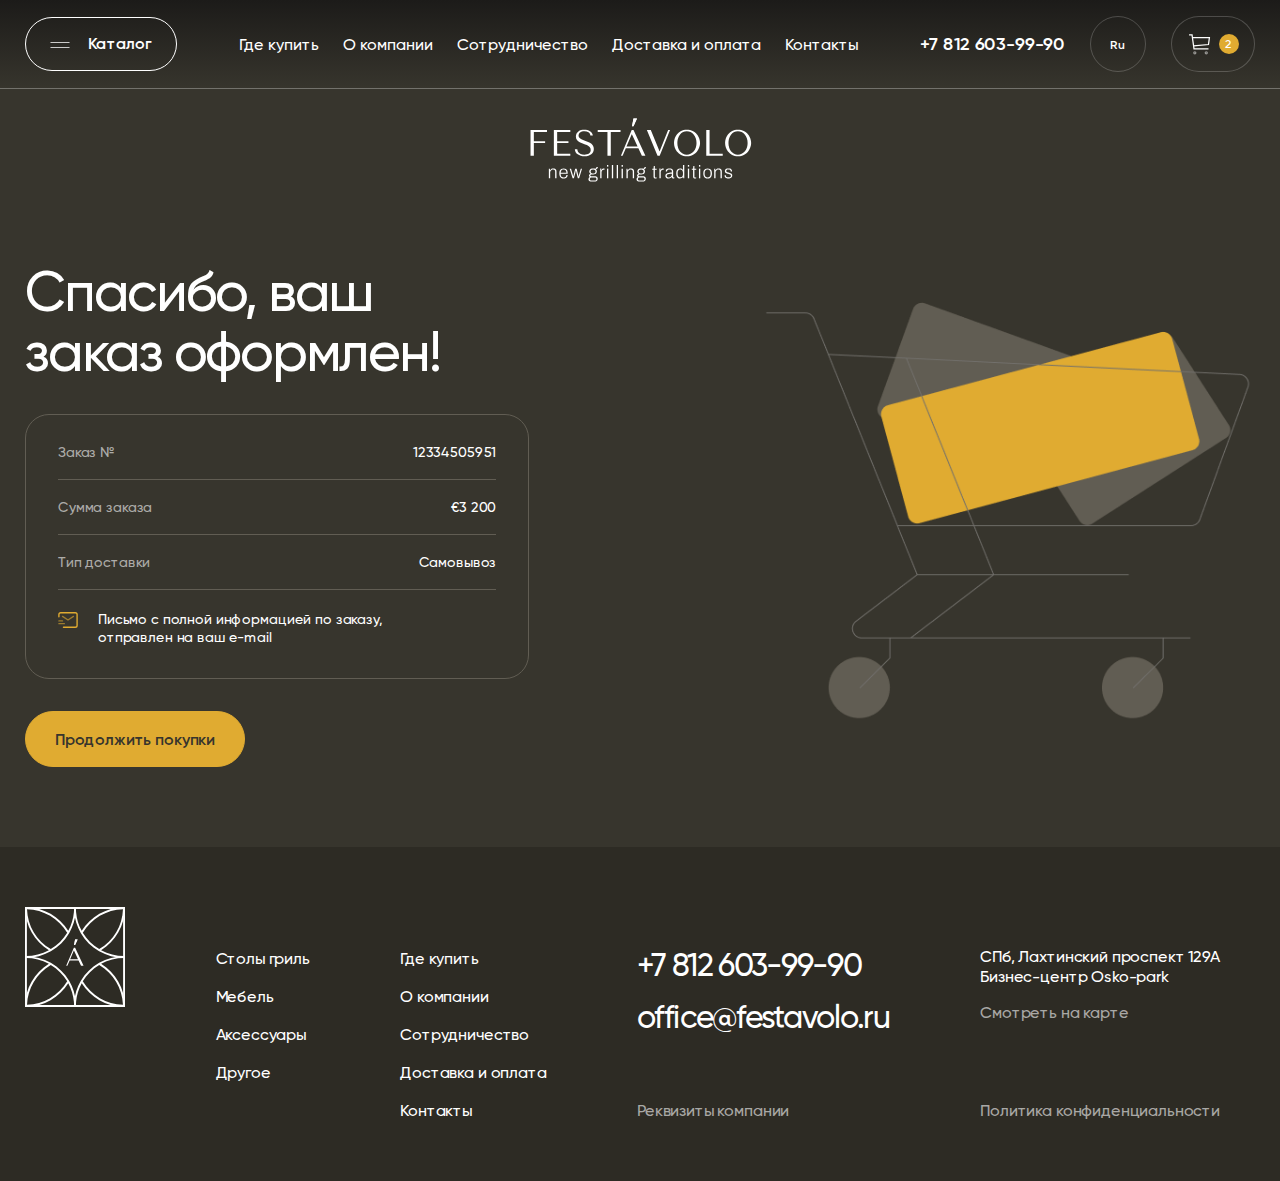
<file: checkout.html>
<!DOCTYPE html>
<html lang="ru">
 
<head>
 
	<meta charset="UTF-8">
	<title>Спасибо, ваш заказ оформлен!</title>
 	<meta name="apple-mobile-web-app-capable" content="yes" />
    <meta name="apple-mobile-web-app-status-bar-style" content="default" />
    <meta http-equiv="X-UA-Compatible" content="IE=edge">
    <meta name="viewport" content="width=device-width, initial-scale=1.0">
    <meta name="robots" content="index, follow, max-image-preview:large, max-snippet:-1, max-video-preview:-1" />
    <meta http-equiv="Content-type" content="text/html; charset=utf-8" />
	<meta http-equiv="Content-Language" content="ru">
  	<link rel="stylesheet" href="https://cdn.jsdelivr.net/npm/swiper@8/swiper-bundle.min.css"/>
	<script src="https://cdn.jsdelivr.net/npm/swiper@8/swiper-bundle.min.js"></script>
	<!-- Подключаем стили проекта -->
	<link rel="stylesheet" href="css/app.min.css?v=1">

</head>
 
<body>
	<header>
		<div class="header__top">
			<div class="inner-page row">
				<a href="catalog.html" class="catalog-btn">Каталог</a>
				<div class="menu">
					<ul>
						<li><a href="/where.html">Где купить</a></li>
						<li><a href="/about.html">О компании</a></li>
						<li><a href="/cooperation.html">Сотрудничество</a></li>
						<li><a href="/delivery.html">Доставка и оплата</a></li>
						<li><a href="/contact.html">Контакты</a></li>
					</ul>
				</div>
				<div class="header__right">
					<a href="tel:+78126039990" class="header__phone">+7 812 603-99-90</a>
					<a href="/" class="lang">Ru</a>
					<a href="/" class="basket">
						<span class="basket__num">2</span>
					</a>
				</div>
			</div>
		</div>
		<div class="inner-page row">
			<div class="logo"><a href="/"><img width="300" height="86" src="images/dest/logo.svg?v=1" alt="Festavolo"></a></div>
		</div>
	</header>
 	<div class="content-area">
 		<div class="checkout">
 			<div class="inner-page row">
 				<div class="checkout__left">
 					<h1 class="h3">Спасибо, ваш<br> заказ оформлен!</h1>
 					<div class="checkout__info">
 						<table>
 							<tbody>
 								<tr>
 									<td>Заказ №</td>
 									<td>12334505951</td>
 								</tr>
 								<tr>
 									<td>Сумма заказа</td>
 									<td>€3 200</td>
 								</tr>
 								<tr>
 									<td>Тип доставки</td>
 									<td>Самовывоз</td>
 								</tr>
 							</tbody>
 						</table>
 						<p>Письмо с полной информацией по заказу,<br> отправлен на ваш e-mail</p>
 					</div>
 					<a href="/" class="btn">Продолжить покупки</a>
 				</div>
 				<div class="checkout__right">
 					<img src="images/dest/checkout.png" alt="">
 				</div>
 			</div>
 		</div>
 		
	</div>
 	<footer>
 		<div class="inner-page row">
 			<div class="footer__logo">
 				<a href="/"><img src="images/dest/logo-f.svg" alt=""></a>
 			</div>
 			<div class="footer__menu">
 				<ul>
 					<li><a href="/">Столы гриль</a></li>
 					<li><a href="/">Мебель</a></li>
 					<li><a href="/">Аксессуары</a></li>
 					<li><a href="/">Другое</a></li>
 				</ul>
 			</div>
 			<div class="footer__menu">
 				<ul>
 					<li><a href="/">Где купить</a></li>
 					<li><a href="/">О компании</a></li>
 					<li><a href="/">Сотрудничество</a></li>
 					<li><a href="/">Доставка и оплата</a></li>
 					<li><a href="/">Контакты</a></li>
 				</ul>
 			</div>
 			<div class="footer__phone">
 				<div class="footer__top">
 					<a href="tel:+78126039990">+7 812 603-99-90</a>
 					<a href="mailto:office@festavolo.ru">office@festavolo.ru</a>
 				</div>
 				<a href="/">Реквизиты компании</a>
 			</div>
 			<div class="footer__end">
 				<div class="footer__top">
 					<p>СПб, Лахтинский проспект 129А<br>Бизнес-центр Osko-park</p>
 					<a href="/">Смотреть на карте</a>
 				</div>
 				<a href="/">Политика конфиденциальности</a>
 			</div>
 		</div>
 	</footer>
	<script src="js/app.min.js?v=1"></script>
 
</body>
</html>
</file>
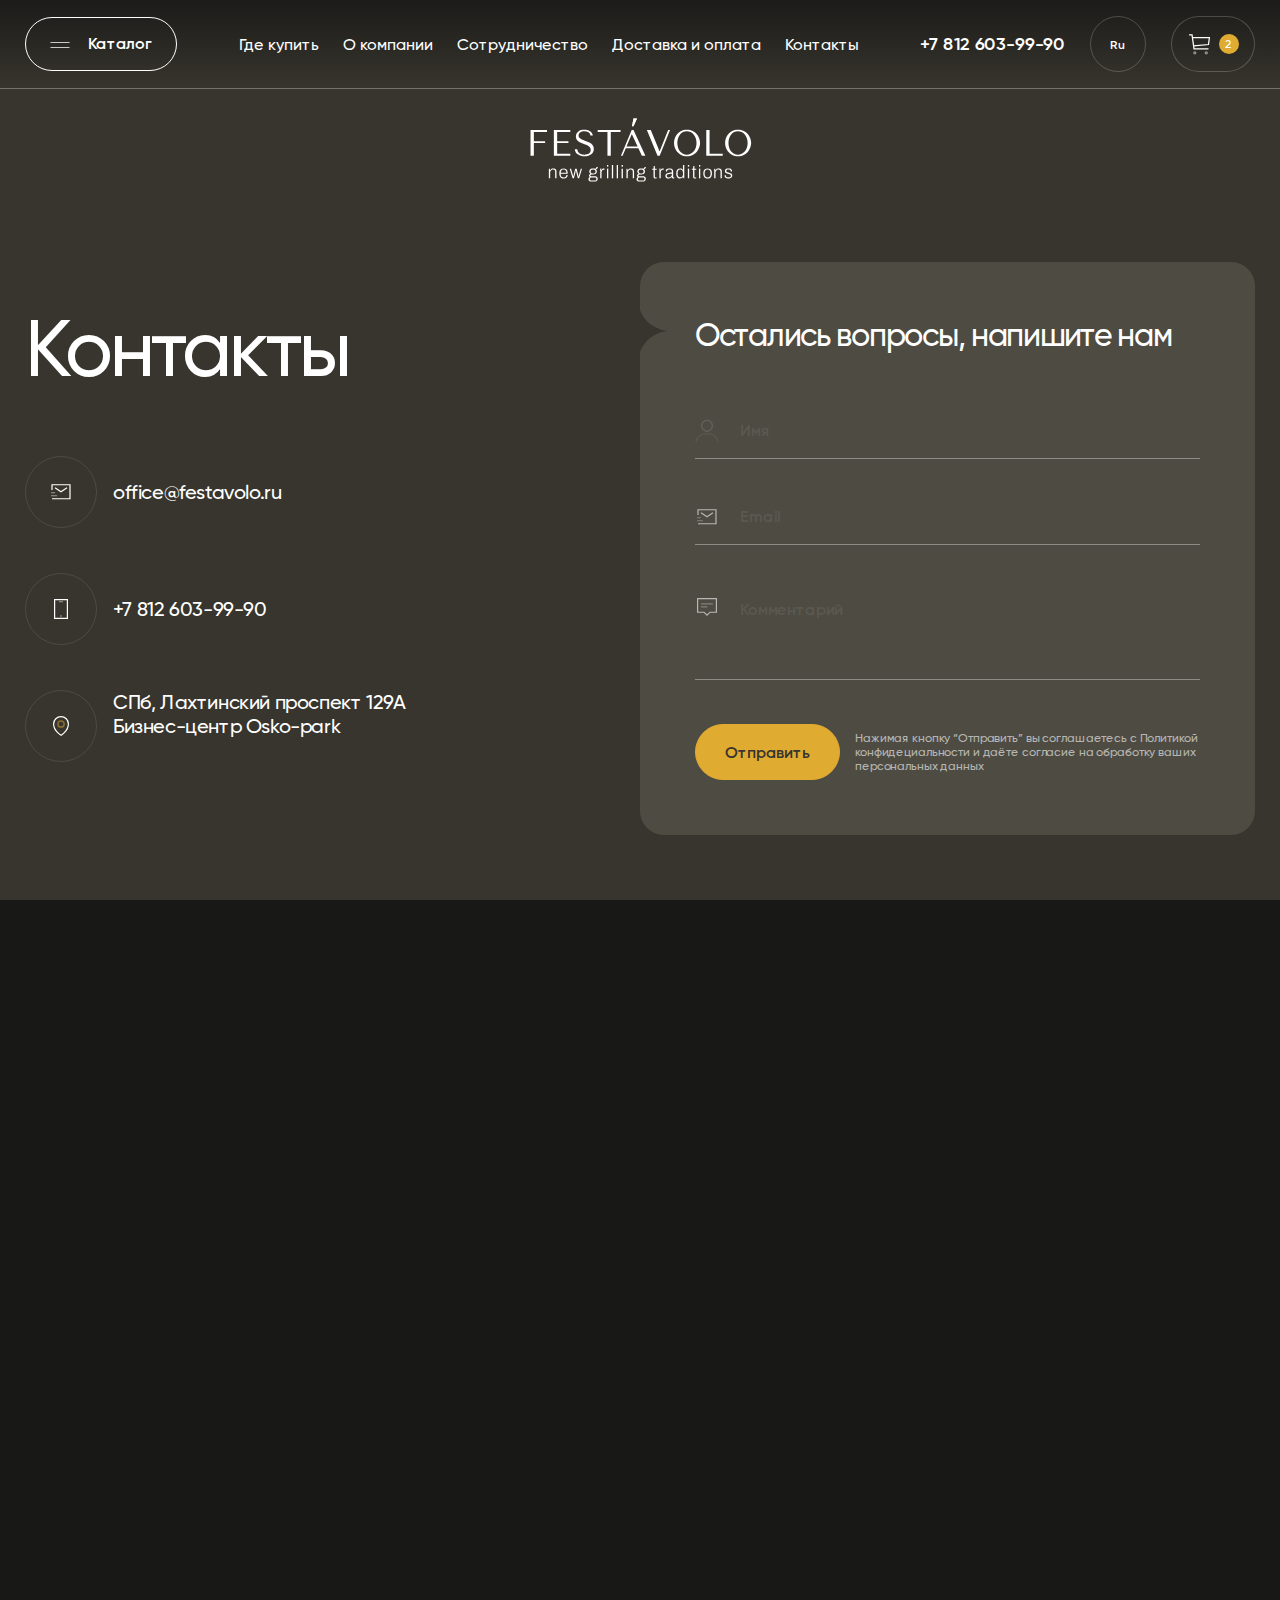
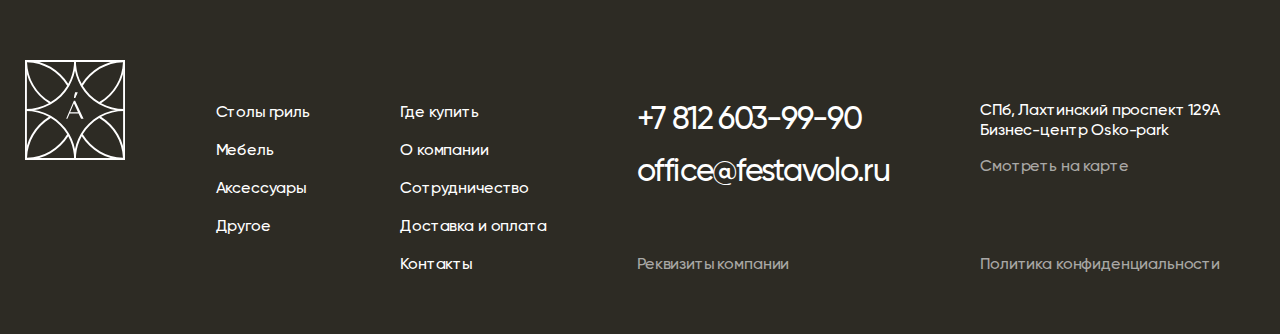
<file: contact.html>
<!DOCTYPE html>
<html lang="ru">
 
<head>
 
	<meta charset="UTF-8">
	<title>Контакты</title>
 	<meta name="apple-mobile-web-app-capable" content="yes" />
    <meta name="apple-mobile-web-app-status-bar-style" content="default" />
    <meta http-equiv="X-UA-Compatible" content="IE=edge">
    <meta name="viewport" content="width=device-width, initial-scale=1.0">
    <meta name="robots" content="index, follow, max-image-preview:large, max-snippet:-1, max-video-preview:-1" />
    <meta http-equiv="Content-type" content="text/html; charset=utf-8" />
	<meta http-equiv="Content-Language" content="ru">
  	<link rel="stylesheet" href="https://cdn.jsdelivr.net/npm/swiper@8/swiper-bundle.min.css"/>
	<script src="https://cdn.jsdelivr.net/npm/swiper@8/swiper-bundle.min.js"></script>
	<!-- Подключаем стили проекта -->
	<link rel="stylesheet" href="css/app.min.css?v=1">

</head>
 
<body>
	<header>
		<div class="header__top">
			<div class="inner-page row">
				<a href="catalog.html" class="catalog-btn">Каталог</a>
				<div class="menu">
					<ul>
						<li><a href="/where.html">Где купить</a></li>
						<li><a href="/about.html">О компании</a></li>
						<li><a href="/cooperation.html">Сотрудничество</a></li>
						<li><a href="/delivery.html">Доставка и оплата</a></li>
						<li><a href="/contact.html">Контакты</a></li>
					</ul>
				</div>
				<div class="header__right">
					<a href="tel:+78126039990" class="header__phone">+7 812 603-99-90</a>
					<a href="/" class="lang">Ru</a>
					<a href="/" class="basket">
						<span class="basket__num">2</span>
					</a>
				</div>
			</div>
		</div>
		<div class="inner-page row">
			<div class="logo"><a href="/"><img width="300" height="86" src="images/dest/logo.svg?v=1" alt="Festavolo"></a></div>
		</div>
	</header>
 	<div class="content-area">
 		<div class="contact">
 			<div class="inner-page row">
 				<div class="contact__left">
 					<h1>Контакты</h1>
 					<a href="mailto:office@festavolo.ru" class="contact__mail">office@festavolo.ru</a>
 					<a href="tel:+78126039990" class="contact__phone">+7 812 603-99-90</a>
 					<div class="contact__address">СПб, Лахтинский проспект 129А<br> Бизнес-центр Osko-park</div>
 				</div>
 				<div class="contact__right">
 					
 					<div class="contact__ttl">Остались вопросы, напишите нам</div>
					<form action="/">
						<input type="text" class="contact__name" placeholder="Имя" name="name">
						
						<input type="text" class="contact__email" placeholder="Email" name="email">
						<textarea name="comm" class="contact__comm" id="" cols="30" rows="2" placeholder="Комментарий"></textarea>
						<div class="row">
							<button class="btn" type="submit">Отправить</button>
							<p>Нажимая кнопку “Отправить” вы соглашаетесь с Политикой конфидециальности и даёте согласие на обработку ваших персональных данных </p>
						</div>
						
					</form>
 				</div>
 			</div>
 		</div>
 		<div class="map"></div>
	</div>
 	<footer>
 		<div class="inner-page row">
 			<div class="footer__logo">
 				<a href="/"><img src="images/dest/logo-f.svg" alt=""></a>
 			</div>
 			<div class="footer__menu">
 				<ul>
 					<li><a href="/">Столы гриль</a></li>
 					<li><a href="/">Мебель</a></li>
 					<li><a href="/">Аксессуары</a></li>
 					<li><a href="/">Другое</a></li>
 				</ul>
 			</div>
 			<div class="footer__menu">
 				<ul>
 					<li><a href="/">Где купить</a></li>
 					<li><a href="/">О компании</a></li>
 					<li><a href="/">Сотрудничество</a></li>
 					<li><a href="/">Доставка и оплата</a></li>
 					<li><a href="/">Контакты</a></li>
 				</ul>
 			</div>
 			<div class="footer__phone">
 				<div class="footer__top">
 					<a href="tel:+78126039990">+7 812 603-99-90</a>
 					<a href="mailto:office@festavolo.ru">office@festavolo.ru</a>
 				</div>
 				<a href="/">Реквизиты компании</a>
 			</div>
 			<div class="footer__end">
 				<div class="footer__top">
 					<p>СПб, Лахтинский проспект 129А<br>Бизнес-центр Osko-park</p>
 					<a href="/">Смотреть на карте</a>
 				</div>
 				<a href="/">Политика конфиденциальности</a>
 			</div>
 		</div>
 	</footer>
	<script src="js/app.min.js?v=1"></script>
 
</body>
</html>
</file>
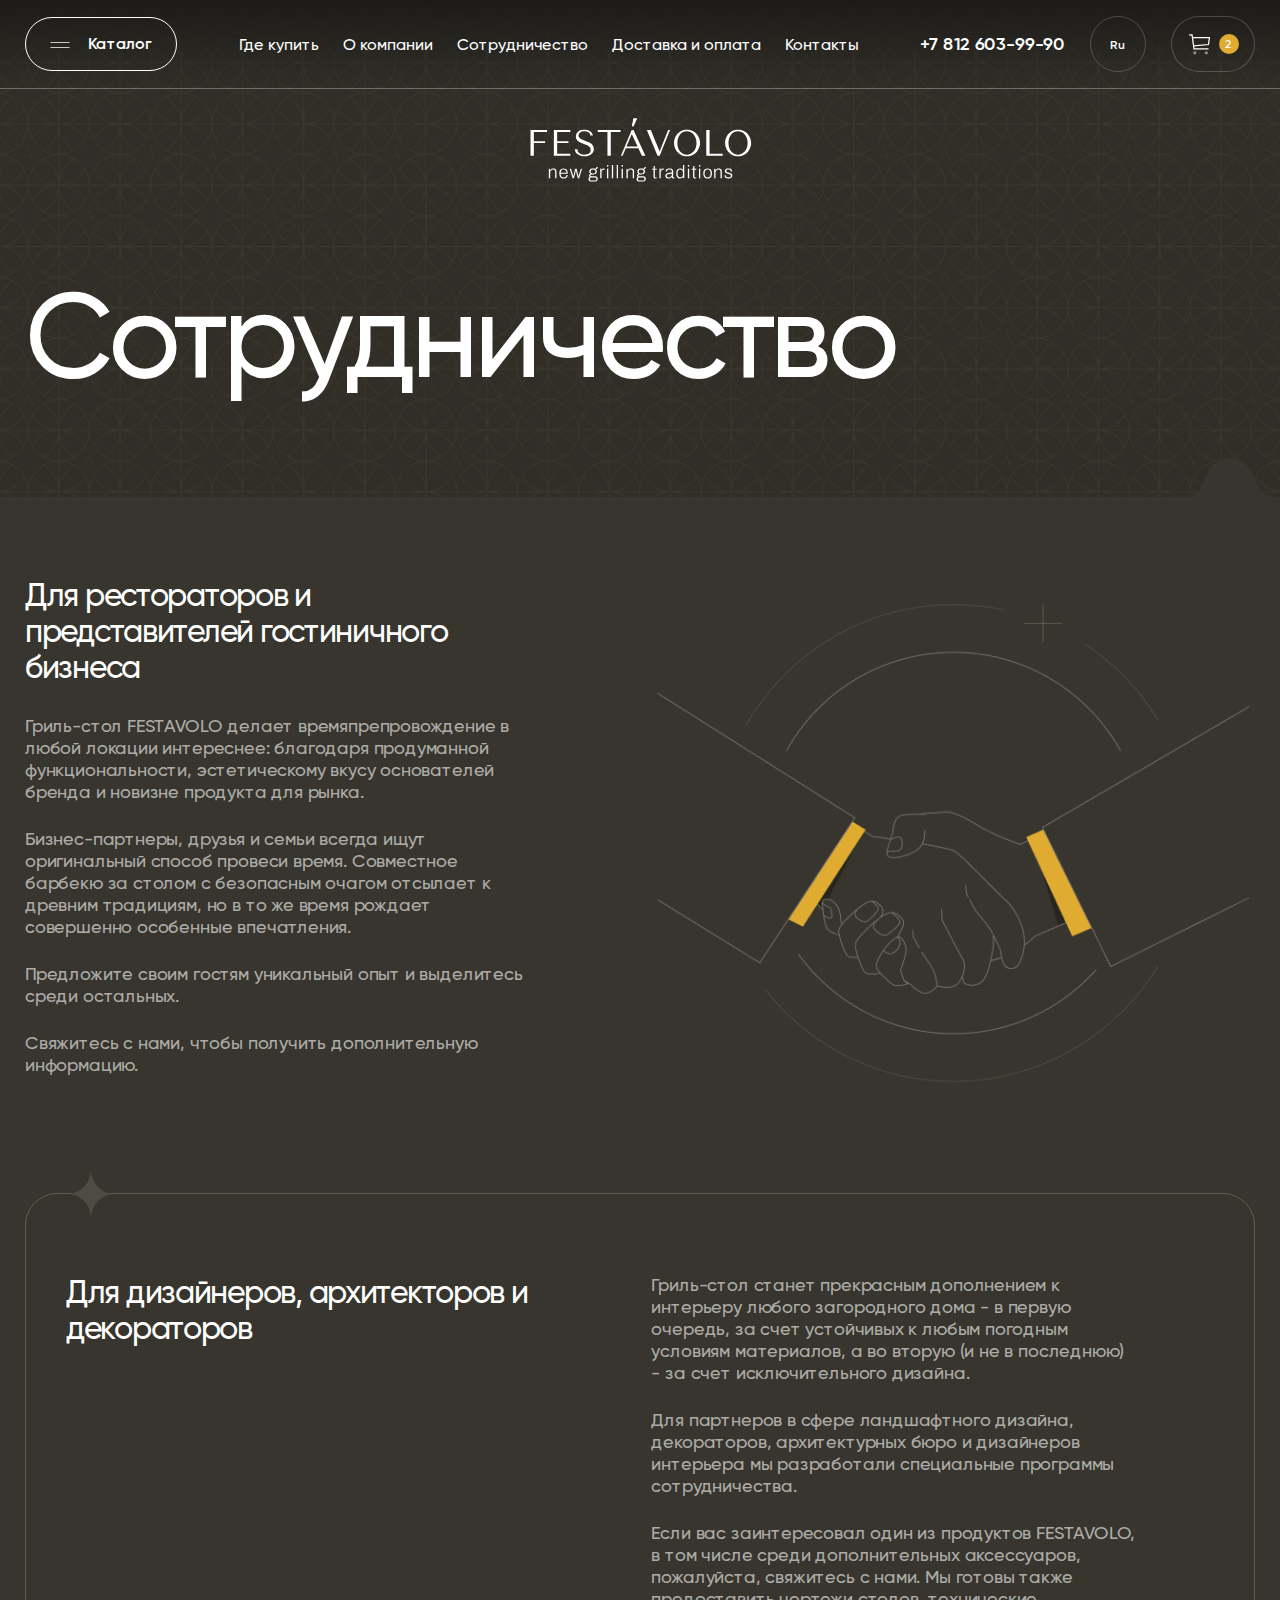
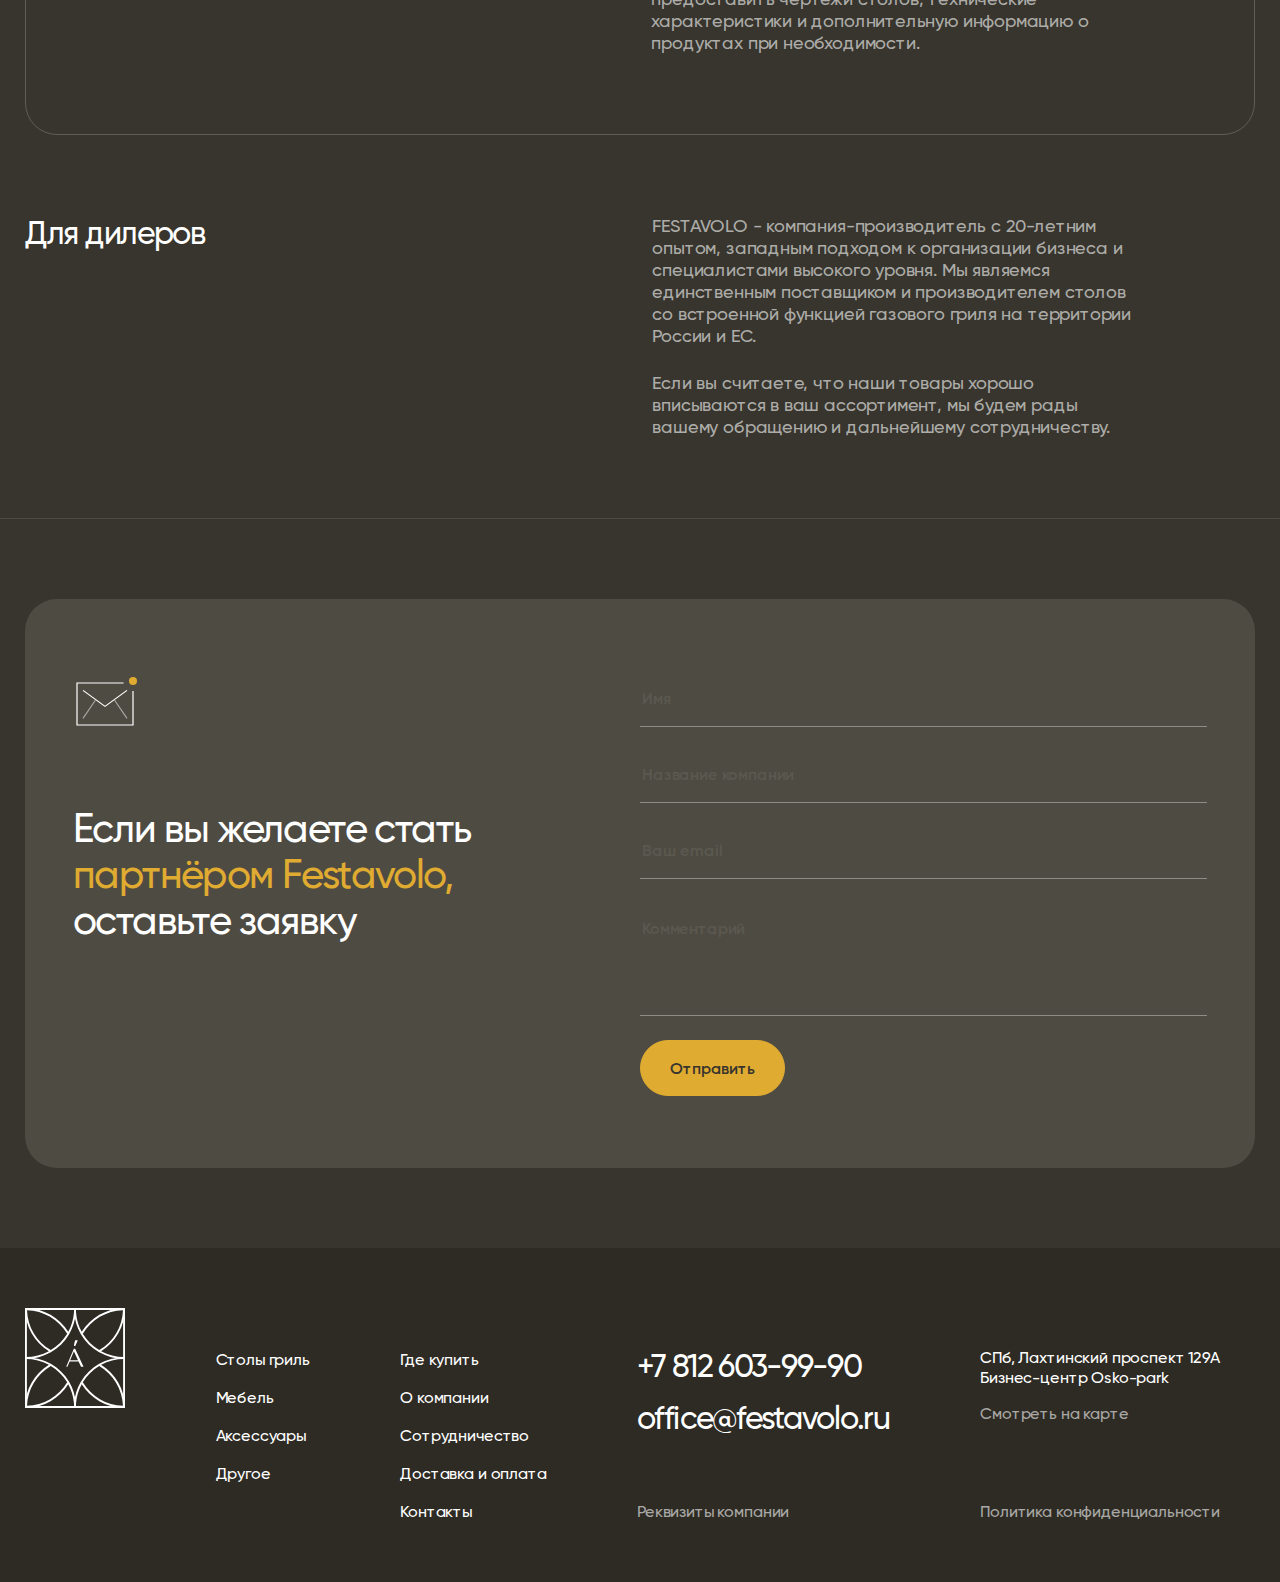
<file: cooperation.html>
<!DOCTYPE html>
<html lang="ru">
 
<head>
 
	<meta charset="UTF-8">
	<title>Сотрудничество</title>
 	<meta name="apple-mobile-web-app-capable" content="yes" />
    <meta name="apple-mobile-web-app-status-bar-style" content="default" />
    <meta http-equiv="X-UA-Compatible" content="IE=edge">
    <meta name="viewport" content="width=device-width, initial-scale=1.0">
    <meta name="robots" content="index, follow, max-image-preview:large, max-snippet:-1, max-video-preview:-1" />
    <meta http-equiv="Content-type" content="text/html; charset=utf-8" />
	<meta http-equiv="Content-Language" content="ru">
  	<link rel="stylesheet" href="https://cdn.jsdelivr.net/npm/swiper@8/swiper-bundle.min.css"/>
	<script src="https://cdn.jsdelivr.net/npm/swiper@8/swiper-bundle.min.js"></script>
	<!-- Подключаем стили проекта -->
	<link rel="stylesheet" href="css/app.min.css?v=1">
	
</code>

</head>
 
<body>
	<header>
		<div class="header__top">
			<div class="inner-page row">
				<a href="catalog.html" class="catalog-btn">Каталог</a>
				<div class="menu">
					<ul>
						<li><a href="/where.html">Где купить</a></li>
						<li><a href="/about.html">О компании</a></li>
						<li><a href="/cooperation.html">Сотрудничество</a></li>
						<li><a href="/delivery.html">Доставка и оплата</a></li>
						<li><a href="/contact.html">Контакты</a></li>
					</ul>
				</div>
				<div class="header__right">
					<a href="tel:+78126039990" class="header__phone">+7 812 603-99-90</a>
					<a href="/" class="lang">Ru</a>
					<a href="/" class="basket">
						<span class="basket__num">2</span>
					</a>
				</div>
			</div>
		</div>
		<div class="inner-page row">
			<div class="logo"><a href="/"><img width="300" height="86" src="images/dest/logo.svg?v=1" alt="Festavolo"></a></div>
		</div>
	</header>
 	<div class="content-area">
 		<div class="main-bl main-bl_small main-bl_br main-bl_nb">
 			<div class="main-bl__img">
	 			<img src="images/dest/ptrn2.png" alt="">
	 		</div>
	 		<div class="main-bl__info">
	 			<div class="inner-page row">	
		 			<h1>Сотрудничество</h1>
		 			
	 			</div> 
 			</div>
 		</div>
		<div class="cooperation">
			<div class="inner-page">
				<div class="row">
					<div class="cooperation__left">
						<div class="h4">Для рестораторов и представителей гостиничного бизнеса</div>
						<p>Гриль-стол FESTAVOLO делает времяпрепровождение в любой локации интереснее: благодаря продуманной функциональности, эстетическому вкусу основателей бренда и новизне продукта для рынка.</p>
						<p>Бизнес-партнеры, друзья и семьи всегда ищут оригинальный способ провеси время. Совместное барбекю за столом с безопасным очагом отсылает к древним традициям, но в то же время рождает совершенно особенные впечатления.</p>
						<p>Предложите своим гостям уникальный опыт и выделитесь среди остальных.</p>
						<p>Свяжитесь с нами, чтобы получить дополнительную информацию.</p>
					</div>
					<div class="cooperation__right"><img src="images/dest/partners.png" alt=""></div>
				</div>
				<div class="row cooperation__brd">
					<div class="cooperation__left">
						<div class="h4">Для дизайнеров, архитекторов и декораторов</div>
						
					</div>
					<div class="cooperation__right"><p>Гриль-стол станет прекрасным дополнением к интерьеру любого загородного дома - в первую очередь, за счет устойчивых к любым погодным условиям материалов, а во вторую (и не в последнюю) - за счет исключительного дизайна. </p>
						<p>Для партнеров в сфере ландшафтного дизайна, декораторов, архитектурных бюро и дизайнеров интерьера мы разработали специальные программы сотрудничества.</p>
						<p>Если вас заинтересовал один из продуктов FESTAVOLO, в том числе среди дополнительных аксессуаров, пожалуйста, свяжитесь с нами. Мы готовы также предоставить чертежи столов, технические характеристики и дополнительную информацию о продуктах при необходимости.</p></div>
				</div>
				<div class="row">
					<div class="cooperation__left">
						<div class="h4">Для дилеров</div>
						
					</div>
					<div class="cooperation__right">
						<p>FESTAVOLO - компания-производитель с 20-летним опытом, западным подходом к организации бизнеса и специалистами высокого уровня. Мы являемся единственным поставщиком и производителем столов со встроенной функцией газового гриля на территории России и ЕС.</p>
						<p>Если вы считаете, что наши товары хорошо вписываются в ваш ассортимент, мы будем рады вашему обращению и дальнейшему сотрудничеству.</p>
					</div>
				</div>
			</div>
		</div>
		<div class="contact-form">
			<div class="inner-page">
				<div class="form-bl row">
					<div class="form-bl__left">
						Если вы желаете стать<br> <span>партнёром Festavolo,</span><br> оставьте заявку
					</div>
					<div class="form-bl__right">
						<form action="/">
							<input type="text" placeholder="Имя" name="name">
							<input type="text" placeholder="Название компании" name="company">
							<input type="text" placeholder="Ваш email" name="email">
							<textarea name="comm" id="" cols="30" rows="2" placeholder="Комментарий"></textarea>
							<button class="btn" type="submit">Отправить</button>
						</form>
					</div>
				</div>
			</div>
		</div>
	</div>
 	<footer>
 		<div class="inner-page row">
 			<div class="footer__logo">
 				<a href="/"><img src="images/dest/logo-f.svg" alt=""></a>
 			</div>
 			<div class="footer__menu">
 				<ul>
 					<li><a href="/">Столы гриль</a></li>
 					<li><a href="/">Мебель</a></li>
 					<li><a href="/">Аксессуары</a></li>
 					<li><a href="/">Другое</a></li>
 				</ul>
 			</div>
 			<div class="footer__menu">
 				<ul>
 					<li><a href="/">Где купить</a></li>
 					<li><a href="/">О компании</a></li>
 					<li><a href="/">Сотрудничество</a></li>
 					<li><a href="/">Доставка и оплата</a></li>
 					<li><a href="/">Контакты</a></li>
 				</ul>
 			</div>
 			<div class="footer__phone">
 				<div class="footer__top">
 					<a href="tel:+78126039990">+7 812 603-99-90</a>
 					<a href="mailto:office@festavolo.ru">office@festavolo.ru</a>
 				</div>
 				<a href="/">Реквизиты компании</a>
 			</div>
 			<div class="footer__end">
 				<div class="footer__top">
 					<p>СПб, Лахтинский проспект 129А<br>Бизнес-центр Osko-park</p>
 					<a href="/">Смотреть на карте</a>
 				</div>
 				<a href="/">Политика конфиденциальности</a>
 			</div>
 		</div>
 	</footer>
	<script src="js/app.min.js?v=1"></script>
 
</body>
</html>
</file>
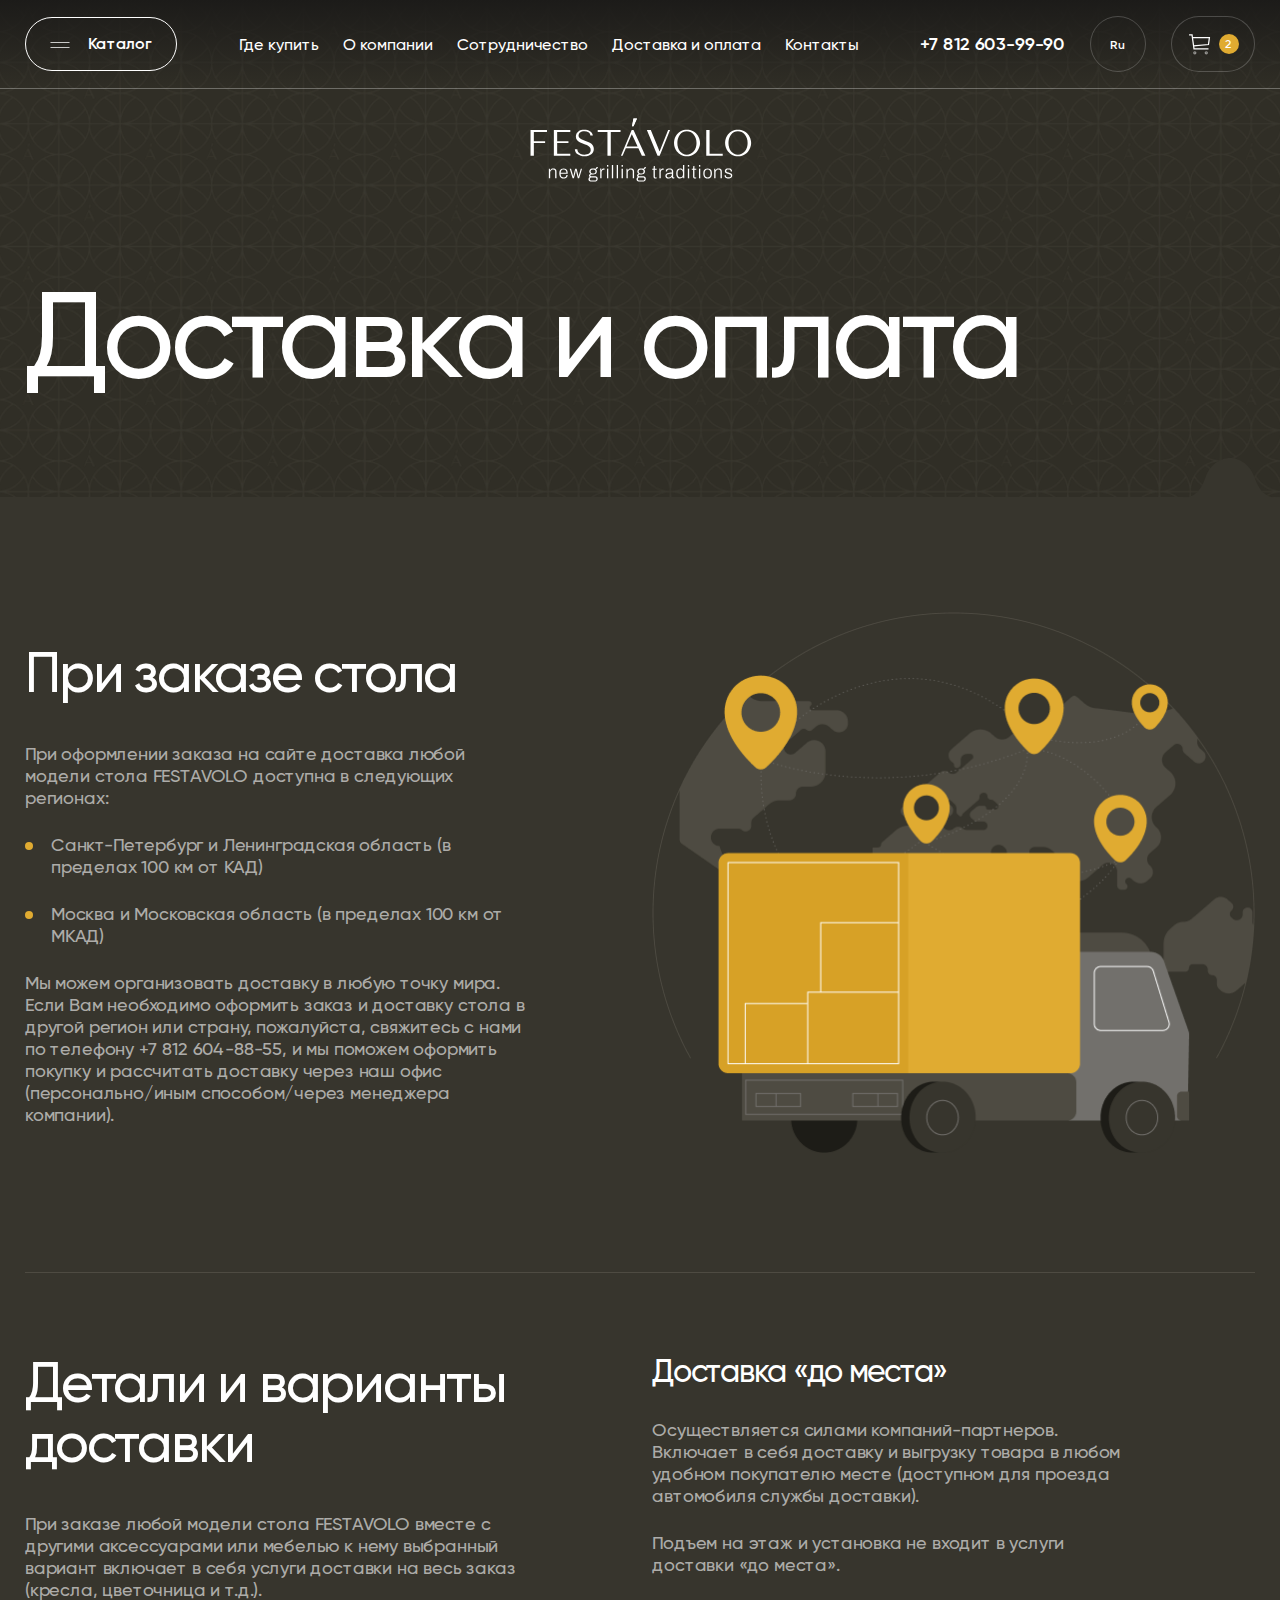
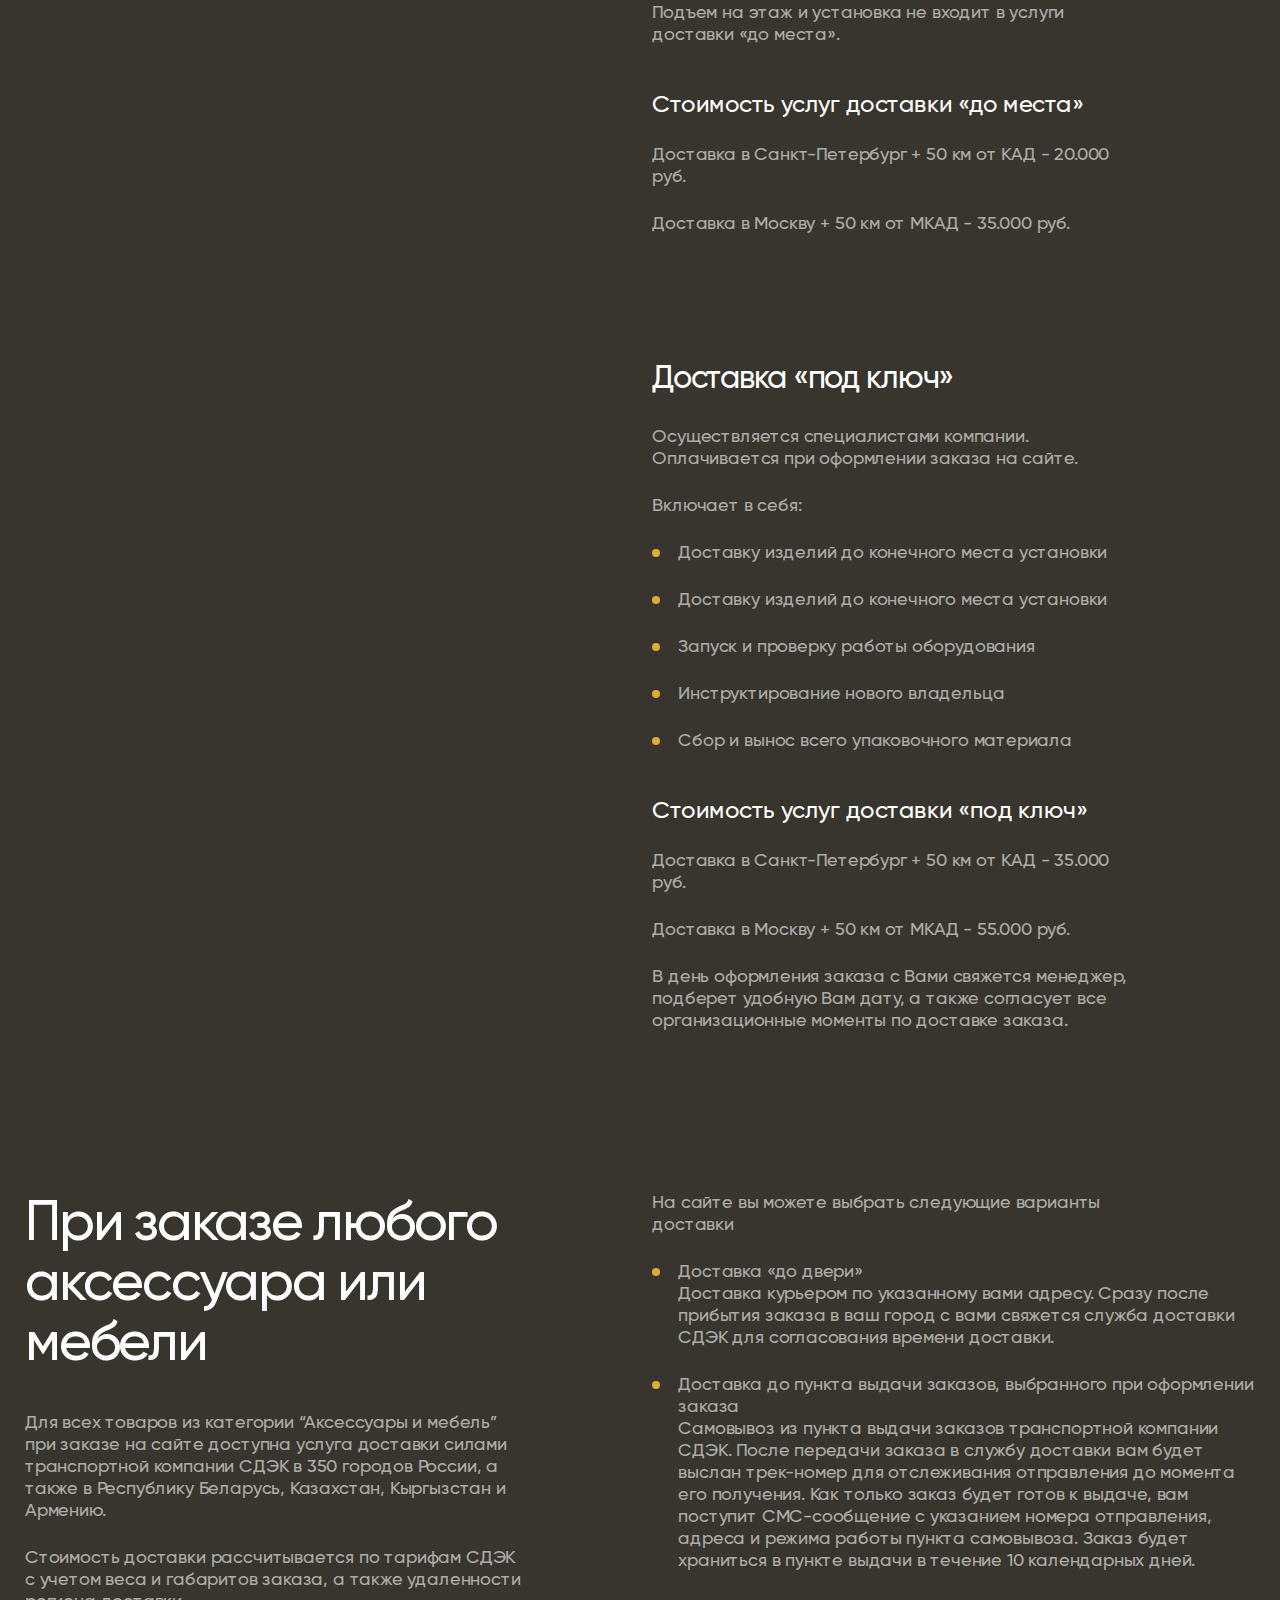
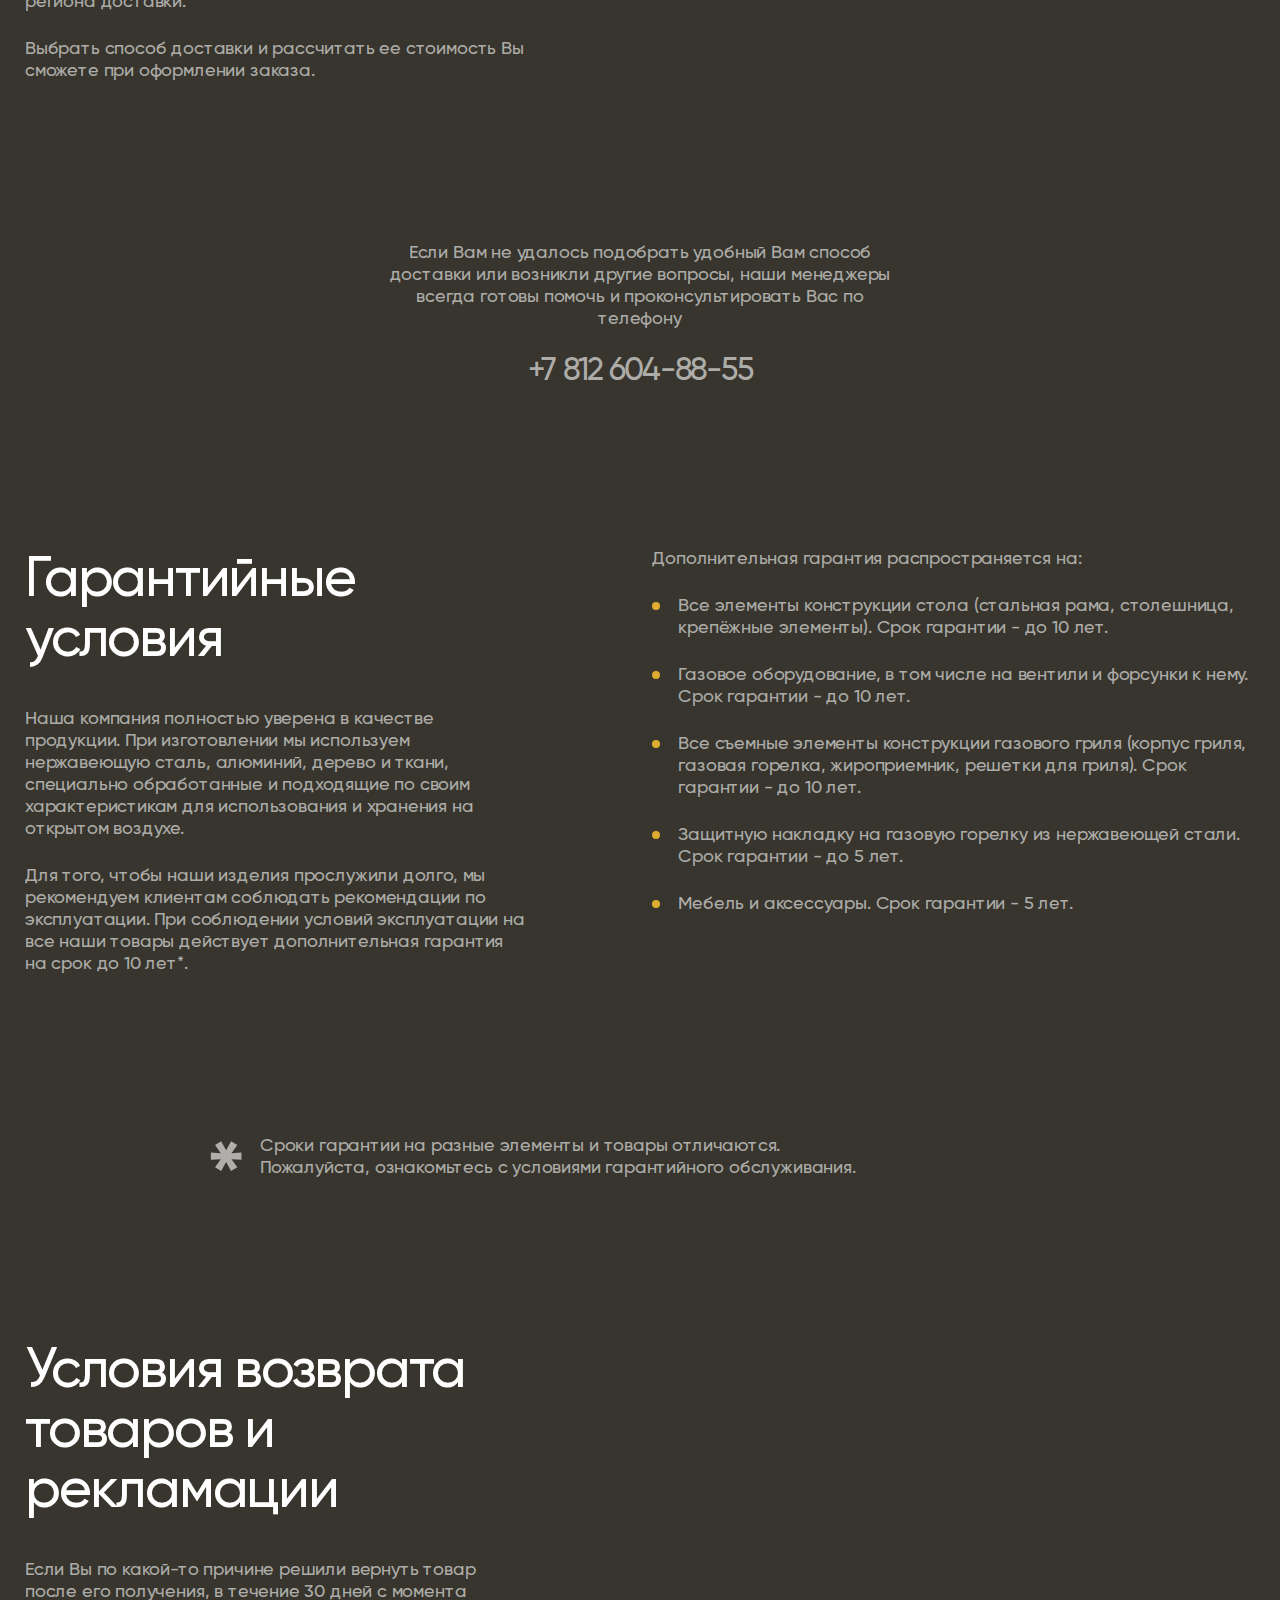
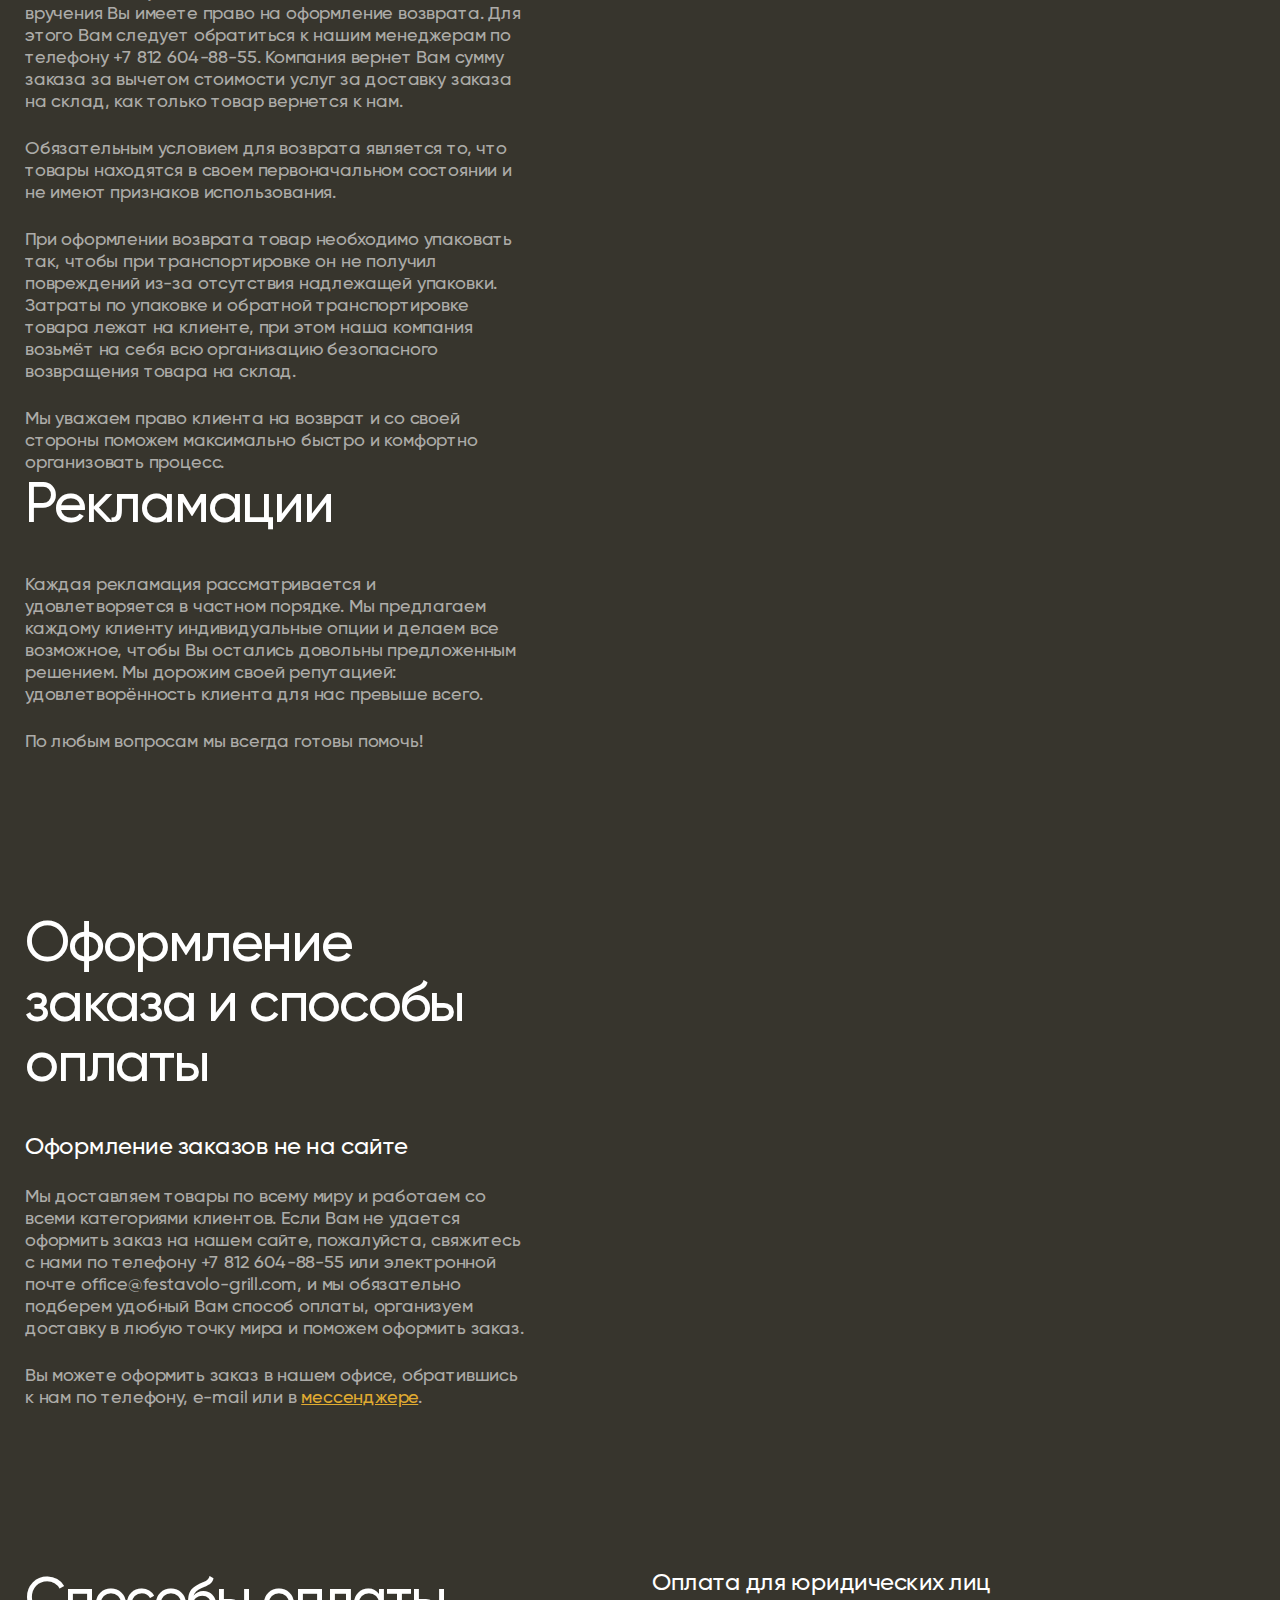
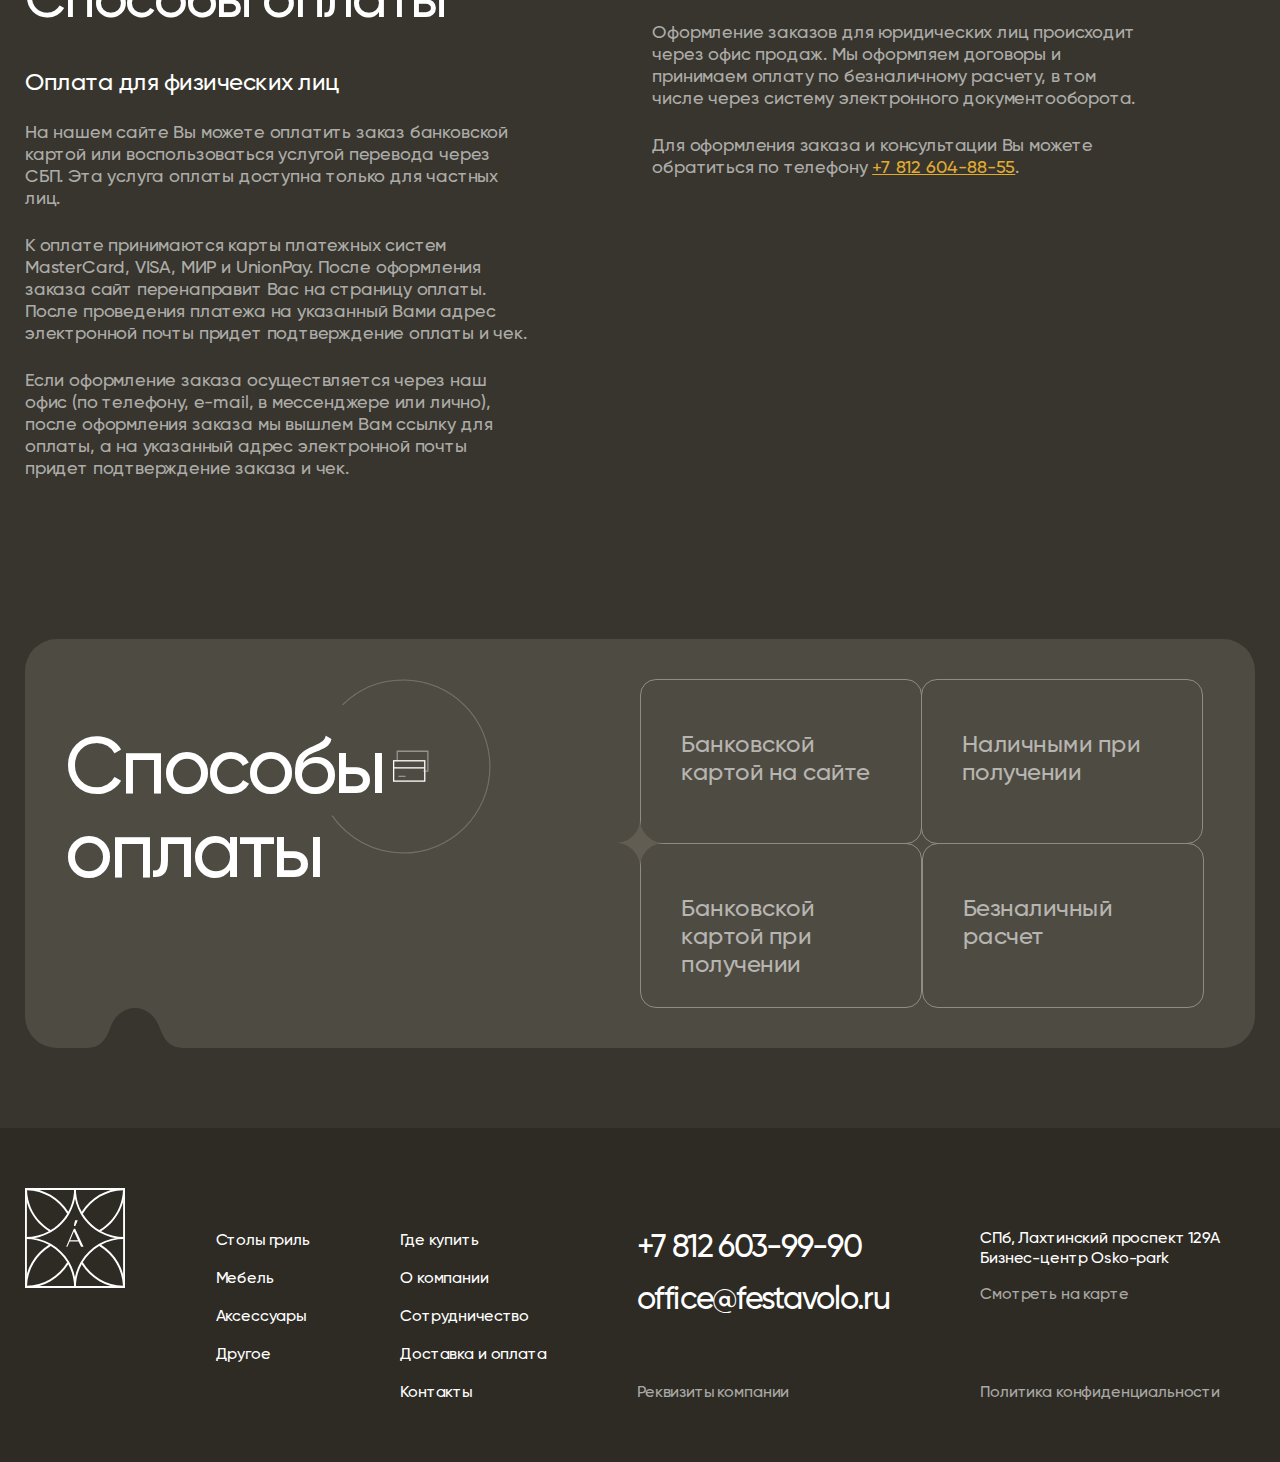
<file: delivery.html>
<!DOCTYPE html>
<html lang="ru">
 
<head>
 
	<meta charset="UTF-8">
	<title>Доставка и оплата</title>
 	<meta name="apple-mobile-web-app-capable" content="yes" />
    <meta name="apple-mobile-web-app-status-bar-style" content="default" />
    <meta http-equiv="X-UA-Compatible" content="IE=edge">
    <meta name="viewport" content="width=device-width, initial-scale=1.0">
    <meta name="robots" content="index, follow, max-image-preview:large, max-snippet:-1, max-video-preview:-1" />
    <meta http-equiv="Content-type" content="text/html; charset=utf-8" />
	<meta http-equiv="Content-Language" content="ru">
  	<link rel="stylesheet" href="https://cdn.jsdelivr.net/npm/swiper@8/swiper-bundle.min.css"/>
	<script src="https://cdn.jsdelivr.net/npm/swiper@8/swiper-bundle.min.js"></script>
	<!-- Подключаем стили проекта -->
	<link rel="stylesheet" href="css/app.min.css?v=1">
	
</code>

</head>
 
<body>
	<header>
		<div class="header__top">
			<div class="inner-page row">
				<a href="catalog.html" class="catalog-btn">Каталог</a>
				<div class="menu">
					<ul>
						<li><a href="/where.html">Где купить</a></li>
						<li><a href="/about.html">О компании</a></li>
						<li><a href="/cooperation.html">Сотрудничество</a></li>
						<li><a href="/delivery.html">Доставка и оплата</a></li>
						<li><a href="/contact.html">Контакты</a></li>
					</ul>
				</div>
				<div class="header__right">
					<a href="tel:+78126039990" class="header__phone">+7 812 603-99-90</a>
					<a href="/" class="lang">Ru</a>
					<a href="/" class="basket">
						<span class="basket__num">2</span>
					</a>
				</div>
			</div>
		</div>
		<div class="inner-page row">
			<div class="logo"><a href="/"><img width="300" height="86" src="images/dest/logo.svg?v=1" alt="Festavolo"></a></div>
		</div>
	</header>
 	<div class="content-area">
 		<div class="main-bl main-bl_small main-bl_br main-bl_nb">
 			<div class="main-bl__img">
	 			<img src="images/dest/ptrn2.png" alt="">
	 		</div>
	 		<div class="main-bl__info">
	 			<div class="inner-page row">	
		 			<h1>Доставка и оплата</h1>
		 			
	 			</div> 
 			</div>
 		</div>
		<div class="cooperation">
			<div class="inner-page">
				<div class="row cooperation__top">
					<div class="cooperation__left">
						<div class="h3">При заказе стола</div>
						<p>При оформлении заказа на сайте доставка любой модели стола FESTAVOLO доступна в следующих регионах:</p>
						<ul>
							<li>Санкт-Петербург и Ленинградская область (в пределах 100 км от КАД)</li>
							<li>Москва и Московская область (в пределах 100 км от МКАД)</li>
						</ul>
						<p>Мы можем организовать доставку в любую точку мира. Если Вам необходимо оформить заказ и доставку стола в другой регион или страну, пожалуйста, свяжитесь с нами по телефону +7 812 604-88-55, и мы поможем оформить покупку и рассчитать доставку через наш офис (персонально/иным способом/через менеджера компании).</p>
					</div>
					<div class="cooperation__right"><img src="images/dest/delivery.png" alt=""></div>
				</div>
				<div class="cooperation__hr">
					<div class="inner-page"></div>
				</div>
				<div class="row">
					<div class="cooperation__left">
						<div class="h3">Детали и варианты доставки</div>
						<p>При заказе любой модели стола FESTAVOLO вместе с другими аксессуарами или мебелью к нему выбранный вариант включает в себя услуги доставки на весь заказ (кресла, цветочница и т.д.).</p>
					</div>
					<div class="cooperation__right">
						<div class="h4">Доставка «до места»</div>

						<p>Осуществляется силами компаний-партнеров. Включает в себя доставку и выгрузку товара в любом удобном покупателю месте (доступном для проезда автомобиля службы доставки).</p>
						<p>Подъем на этаж и установка не входит в услуги доставки «до места».</p>
						<p>Подъем на этаж и установка не входит в услуги доставки «до места».</p>
						<div class="h5">Стоимость услуг доставки «до места»</div>
						<p>Доставка в Санкт-Петербург + 50 км от КАД - 20.000 руб.</p>
						<p>Доставка в Москву + 50 км от МКАД - 35.000 руб.</p>
						<div class="h4">Доставка «под ключ»</div>
						<p>Осуществляется специалистами компании. Оплачивается при оформлении заказа на сайте.</p>
						<p>Включает в себя:</p>
						<ul>
							<li>Доставку изделий до конечного места установки</li>
							<li>Доставку изделий до конечного места установки</li>
							<li>Запуск и проверку работы оборудования</li>
							<li>Инструктирование нового владельца</li>
							<li>Сбор и вынос всего упаковочного материала</li>
						</ul>
						<div class="h5">Стоимость услуг доставки «под ключ»</div>
						<p>Доставка в Санкт-Петербург + 50 км от КАД - 35.000 руб.</p>
						<p>Доставка в Москву + 50 км от МКАД - 55.000 руб.</p>
						<p>В день оформления заказа с Вами свяжется менеджер, подберет удобную Вам дату, а также согласует все организационные моменты по доставке заказа.</p>
					</div>
				</div>
				<div class="row">
					<div class="cooperation__left">
						<div class="h3">При заказе любого аксессуара или мебели</div>
						<p>Для всех товаров из категории “Аксессуары и мебель” при заказе на сайте доступна услуга доставки силами транспортной компании СДЭК в 350 городов России, а также в Республику Беларусь, Казахстан, Кыргызстан и Армению. </p>
						<p>Стоимость доставки рассчитывается по тарифам СДЭК с учетом веса и габаритов заказа, а также удаленности региона доставки. </p>
						<p>Выбрать способ доставки и рассчитать ее стоимость Вы сможете при оформлении заказа.</p>
					</div>
					<div class="cooperation__right">
						<p>На сайте вы можете выбрать следующие варианты доставки</p>
						<ul>
							<li>Доставка «до двери»<br>Доставка курьером по указанному вами адресу. Сразу после прибытия заказа в ваш город с вами свяжется служба доставки СДЭК для согласования времени доставки.</li>
							<li>Доставка до пункта выдачи заказов, выбранного при оформлении заказа <br> Самовывоз из пункта выдачи заказов транспортной компании СДЭК. После передачи заказа в службу доставки вам будет выслан трек-номер для отслеживания отправления до момента его получения. Как только заказ будет готов к выдаче, вам поступит СМС-сообщение с указанием номера отправления, адреса и режима работы пункта самовывоза. Заказ будет храниться в пункте выдачи в течение 10 календарных дней.</li>
						</ul>
					</div>
				</div>
				<div class="row">
					<div class="cooperation__center">
						<p>Если Вам не удалось подобрать удобный Вам способ доставки или возникли другие вопросы, наши менеджеры всегда готовы помочь и проконсультировать Вас по телефону</p>
						<a href="tel:+78126048855">+7 812 604-88-55</a>
					</div>
				</div>
				<div class="row">
					<div class="cooperation__left">
						<div class="h3">Гарантийные условия</div>
						<p>Наша компания полностью уверена в качестве продукции. При изготовлении мы используем нержавеющую сталь, алюминий, дерево и ткани, специально обработанные и подходящие по своим характеристикам для использования и хранения на открытом воздухе.</p>
						<p>Для того, чтобы наши изделия прослужили долго, мы рекомендуем клиентам соблюдать рекомендации по эксплуатации. При соблюдении условий эксплуатации на все наши товары действует дополнительная гарантия на срок до 10 лет*.</p>
					</div>
					<div class="cooperation__right">
						<p>Дополнительная гарантия распространяется на: </p>
						<ul>
							<li>Все элементы конструкции стола (стальная рама, столешница, крепёжные элементы). Срок гарантии - до 10 лет.</li>
							<li>Газовое оборудование, в том числе на вентили и форсунки к нему. Срок гарантии - до 10 лет.</li>
							<li>Все съемные элементы конструкции газового гриля (корпус гриля, газовая горелка, жироприемник, решетки для гриля). Срок гарантии - до 10 лет.</li>
							<li>Защитную накладку на газовую горелку из нержавеющей стали. Срок гарантии - до 5 лет.</li>
							<li>Мебель и аксессуары. Срок гарантии - 5 лет.</li>
						</ul>
					</div>
				</div>
				<div class="row">
					<div class="cooperation__explanation">
						<p>Сроки гарантии на разные элементы и товары отличаются. <br> Пожалуйста, ознакомьтесь с условиями гарантийного обслуживания.</p>
					</div>
				</div>
				<div class="row">
					<div class="cooperation__left">
						<div class="h3">Условия возврата товаров и рекламации</div>
						<p>Если Вы по какой-то причине решили вернуть товар после его получения, в течение 30 дней с момента вручения Вы имеете право на оформление возврата. Для этого Вам следует обратиться к нашим менеджерам по телефону +7 812 604-88-55. Компания вернет Вам сумму заказа за вычетом стоимости услуг за доставку заказа на склад, как только товар вернется к нам.</p>
						<p>Обязательным условием для возврата является то, что товары находятся в своем первоначальном состоянии и не имеют признаков использования.</p>
						<p>При оформлении возврата товар необходимо упаковать так, чтобы при транспортировке он не получил повреждений из-за отсутствия надлежащей упаковки. Затраты по упаковке и обратной транспортировке товара лежат на клиенте, при этом наша компания возьмёт на себя всю организацию безопасного возвращения товара на склад.</p>
						<p>Мы уважаем право клиента на возврат и со своей стороны поможем максимально быстро и комфортно организовать процесс.</p>
						<div class="h3">Рекламации</div>
						<p>Каждая рекламация рассматривается и удовлетворяется в частном порядке. Мы предлагаем каждому клиенту индивидуальные опции и делаем все возможное, чтобы Вы остались довольны предложенным решением. Мы дорожим своей репутацией: удовлетворённость клиента для нас превыше всего.</p>
						<p>По любым вопросам мы всегда готовы помочь!</p>
					</div>
					<div class="cooperation__right">
						
					</div>
				</div>
				<div class="row">
					<div class="cooperation__left">
						<div class="h3">Оформление заказа и способы оплаты</div>
						<p><b>Оформление заказов не на сайте</b></p>
						<p>Мы доставляем товары по всему миру и работаем со всеми категориями клиентов. Если Вам не удается оформить заказ на нашем сайте, пожалуйста, свяжитесь с нами по телефону +7 812 604-88-55 или электронной почте office@festavolo-grill.com, и мы обязательно подберем удобный Вам способ оплаты, организуем доставку в любую точку мира и поможем оформить заказ.</p>
						<p>Вы можете оформить заказ в нашем офисе, обратившись к нам по телефону, e-mail или в <a href="/">мессенджере</a>.</p>
					</div>
					<div class="cooperation__right">
					</div>
				</div>
				<div class="row">
					<div class="cooperation__left">
						<div class="h3">Способы оплаты</div>
						<p><b>Оплата для физических лиц</b></p>
						<p>На нашем сайте Вы можете оплатить заказ банковской картой или воспользоваться услугой перевода через СБП. Эта услуга оплаты доступна только для частных лиц.</p>
						<p>К оплате принимаются карты платежных систем MasterCard, VISA, МИР и UnionPay. После оформления заказа сайт перенаправит Вас на страницу оплаты. После проведения платежа на указанный Вами адрес электронной почты придет подтверждение оплаты и чек.</p>
						<p>Если оформление заказа осуществляется через наш офис (по телефону, e-mail, в мессенджере или лично), после оформления заказа мы вышлем Вам ссылку для оплаты, а на указанный адрес электронной почты придет подтверждение заказа и чек.</p>
					</div>
					<div class="cooperation__right">
						<p><b>Оплата для юридических лиц</b></p>
						<p>Оформление заказов для юридических лиц происходит через офис продаж. Мы оформляем договоры и принимаем оплату по безналичному расчету, в том числе через систему электронного документооборота.</p>
						<p>Для оформления заказа и консультации Вы можете обратиться по телефону <a href="tel:+78126048855">+7 812 604-88-55</a>.</p>
					</div>
				</div>
			</div>
		</div>
		<div class="payment">
			<div class="inner-page">
				<div class="payment-bl row">
					<div class="payment-bl__left">Способы оплаты</div>
					<div class="payment-bl__right">
						<ul>
							<li>Банковской картой на сайте</li>
							<li>Наличными при получении</li>
							<li>Банковской картой при получении</li>
							<li>Безналичный расчет</li>
						</ul>
					</div>
				</div>
			</div>
		</div>
	</div>
 	<footer>
 		<div class="inner-page row">
 			<div class="footer__logo">
 				<a href="/"><img src="images/dest/logo-f.svg" alt=""></a>
 			</div>
 			<div class="footer__menu">
 				<ul>
 					<li><a href="/">Столы гриль</a></li>
 					<li><a href="/">Мебель</a></li>
 					<li><a href="/">Аксессуары</a></li>
 					<li><a href="/">Другое</a></li>
 				</ul>
 			</div>
 			<div class="footer__menu">
 				<ul>
 					<li><a href="/">Где купить</a></li>
 					<li><a href="/">О компании</a></li>
 					<li><a href="/">Сотрудничество</a></li>
 					<li><a href="/">Доставка и оплата</a></li>
 					<li><a href="/">Контакты</a></li>
 				</ul>
 			</div>
 			<div class="footer__phone">
 				<div class="footer__top">
 					<a href="tel:+78126039990">+7 812 603-99-90</a>
 					<a href="mailto:office@festavolo.ru">office@festavolo.ru</a>
 				</div>
 				<a href="/">Реквизиты компании</a>
 			</div>
 			<div class="footer__end">
 				<div class="footer__top">
 					<p>СПб, Лахтинский проспект 129А<br>Бизнес-центр Osko-park</p>
 					<a href="/">Смотреть на карте</a>
 				</div>
 				<a href="/">Политика конфиденциальности</a>
 			</div>
 		</div>
 	</footer>
	<script src="js/app.min.js?v=1"></script>
 
</body>
</html>
</file>
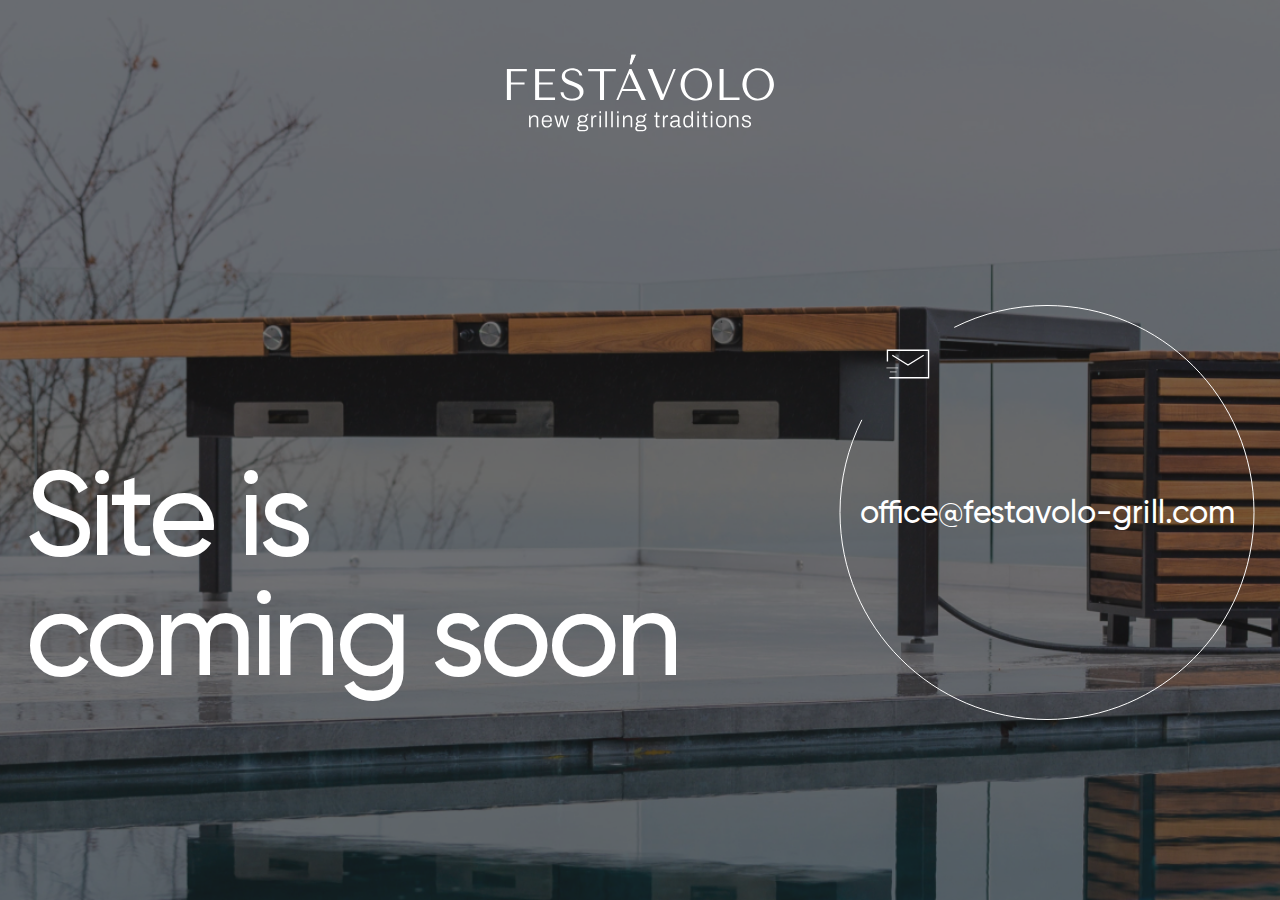
<file: index1.html>
<!DOCTYPE html>
<html lang="ru">
 
<head>
 
	<meta charset="UTF-8">
	<title>Site is coming soon</title>
 	<meta name="apple-mobile-web-app-capable" content="yes" />
    <meta name="apple-mobile-web-app-status-bar-style" content="default" />
    <meta http-equiv="X-UA-Compatible" content="IE=edge">
    <meta name="viewport" content="width=device-width, initial-scale=1.0">
    <meta name="robots" content="index, follow, max-image-preview:large, max-snippet:-1, max-video-preview:-1" />
    <meta http-equiv="Content-type" content="text/html; charset=utf-8" />
	<meta http-equiv="Content-Language" content="ru">
  
	<!-- Подключаем стили проекта -->
	<link rel="stylesheet" href="css/app.min.css?v=1">

</head>
 
<body class="csoon">
	<header>
		<div class="inner-page row">
			<div class="logo"><a href="/"><img width="300" height="86" src="images/dest/logo.svg?v=1" alt="Festavolo"></a></div>
			
		</div>
	</header>
 	<div class="content-area">
 		<div class="inner-page row csoon__row">
	 		
 			<h1>Site is <br/> coming <span>soon</span></h1>
 			<a href="malto:office@festavolo-grill.com" class="cs__mail">office@festavolo-grill.com</a>
 		</div>
		
	</div>
 	<footer>
 		
 	</footer>
	<script src="js/app.min.js?v=1"></script>
 
</body>
</html>
</file>
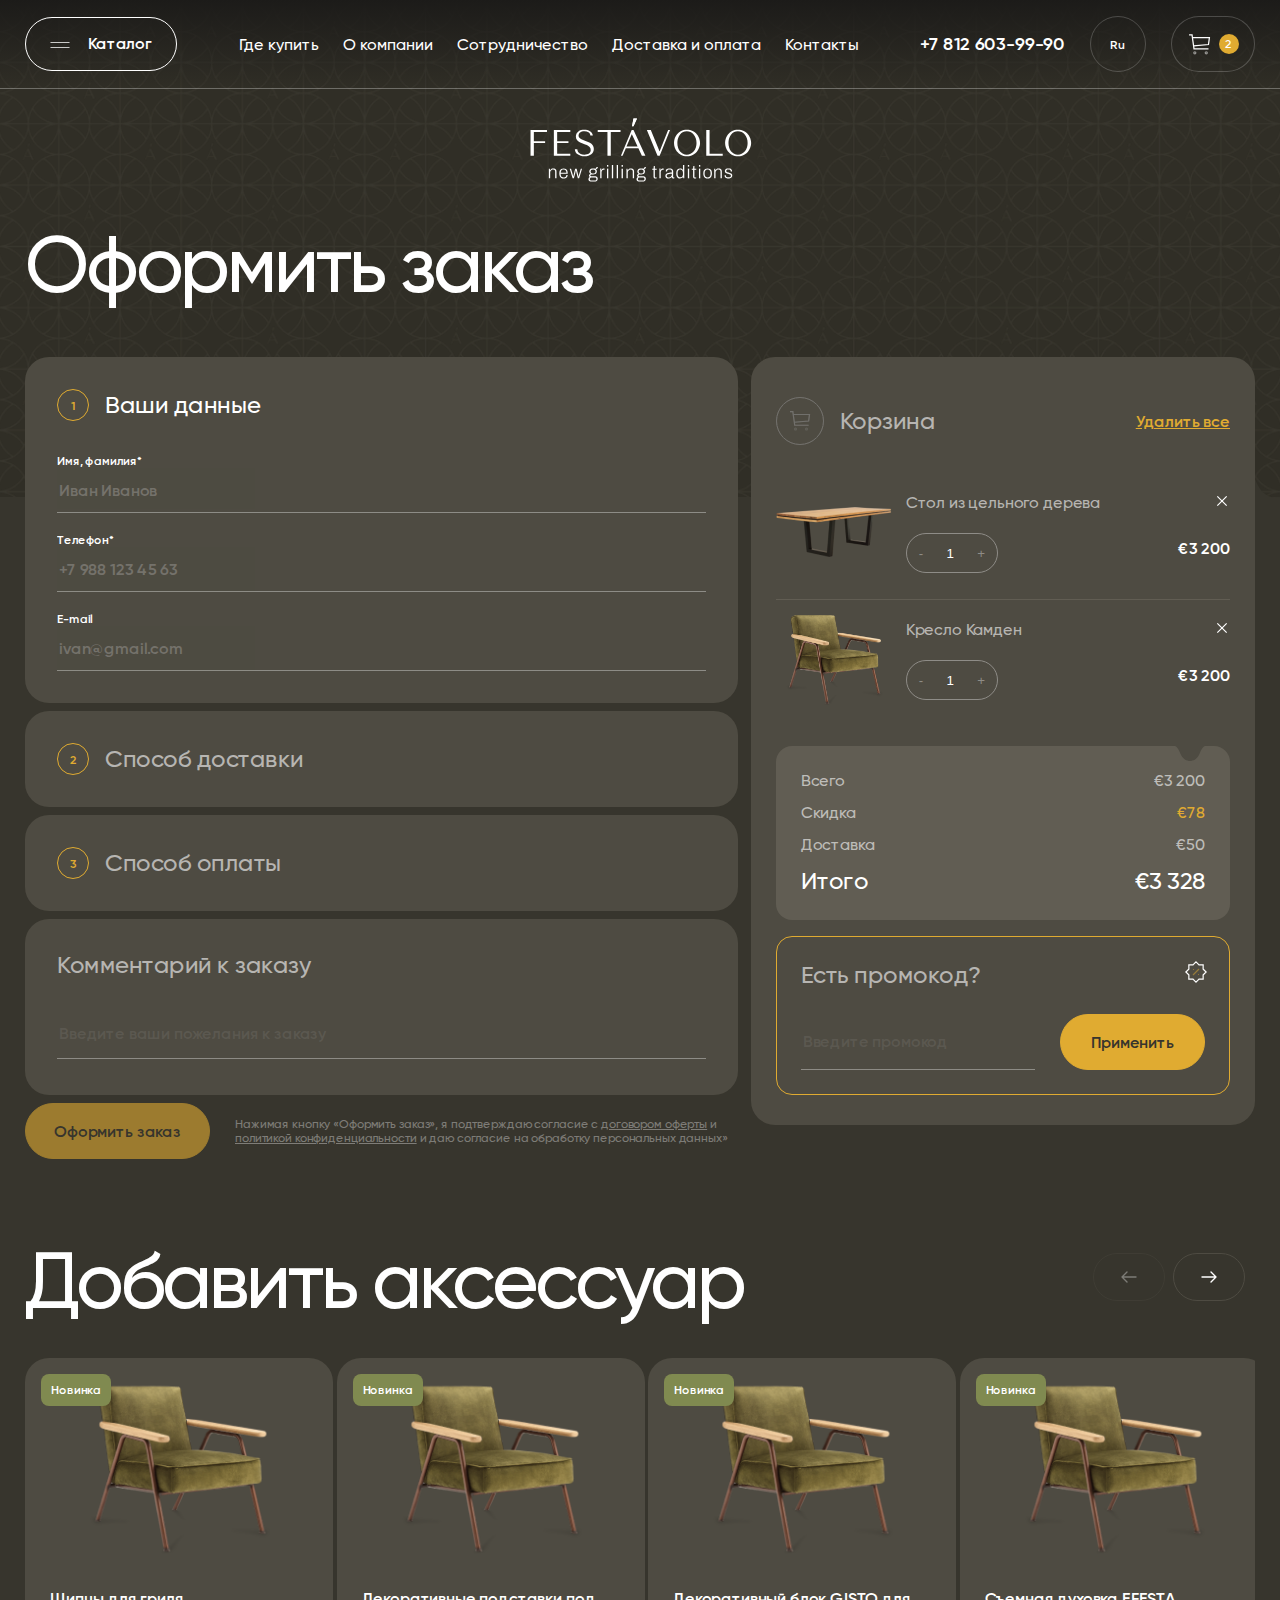
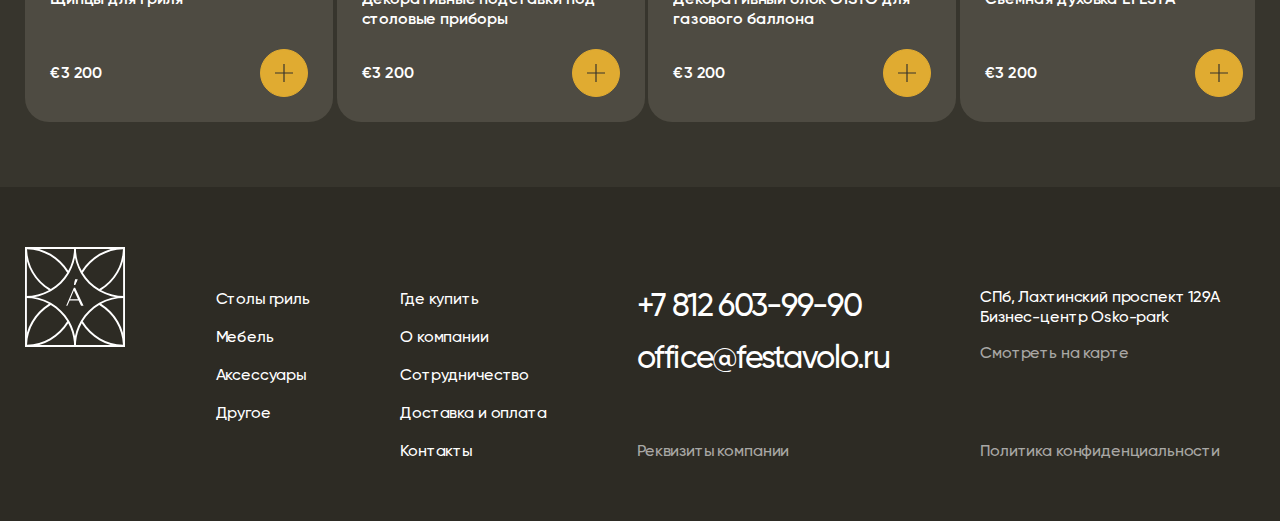
<file: order.html>
<!DOCTYPE html>
<html lang="ru">
 
<head>
 
	<meta charset="UTF-8">
	<title>Оформить заказ</title>
 	<meta name="apple-mobile-web-app-capable" content="yes" />
    <meta name="apple-mobile-web-app-status-bar-style" content="default" />
    <meta http-equiv="X-UA-Compatible" content="IE=edge">
    <meta name="viewport" content="width=device-width, initial-scale=1.0">
    <meta name="robots" content="index, follow, max-image-preview:large, max-snippet:-1, max-video-preview:-1" />
    <meta http-equiv="Content-type" content="text/html; charset=utf-8" />
	<meta http-equiv="Content-Language" content="ru">
  	<link rel="stylesheet" href="https://cdn.jsdelivr.net/npm/swiper@8/swiper-bundle.min.css"/>
	<script src="https://cdn.jsdelivr.net/npm/swiper@8/swiper-bundle.min.js"></script>
	<!-- Подключаем стили проекта -->
	<link rel="stylesheet" href="css/app.min.css?v=1">
	
</code>

</head>
 
<body>
	<header>
		<div class="header__top">
			<div class="inner-page row">
				<a href="catalog.html" class="catalog-btn">Каталог</a>
				<div class="menu">
					<ul>
						<li><a href="/where.html">Где купить</a></li>
						<li><a href="/about.html">О компании</a></li>
						<li><a href="/cooperation.html">Сотрудничество</a></li>
						<li><a href="/delivery.html">Доставка и оплата</a></li>
						<li><a href="/contact.html">Контакты</a></li>
					</ul>
				</div>
				<div class="header__right">
					<a href="tel:+78126039990" class="header__phone">+7 812 603-99-90</a>
					<a href="/" class="lang">Ru</a>
					<a href="/" class="basket">
						<span class="basket__num">2</span>
					</a>
				</div>
			</div>
		</div>
		<div class="inner-page row">
			<div class="logo"><a href="/"><img width="300" height="86" src="images/dest/logo.svg?v=1" alt="Festavolo"></a></div>
		</div>
	</header>
 	<div class="content-area">
 		<div class="main-bl main-bl_small main-bl_br main-bl_nb main-bl_order">
 			<div class="main-bl__img">
	 			<img src="images/dest/ptrn2.png" alt="">
	 		</div>
	 		<div class="main-bl__info">
	 			<div class="inner-page row">	
		 			<h1 class="h2">Оформить заказ</h1>
	 			</div> 
 			</div>
 		</div>
		<div class="order">
			<form action="/">
				<div class="inner-page row">
					<div class="order__left">
						<div class="order__step">
							<div class="order__ttl active"><span>1</span><span>Ваши данные</span></div>
							<div class="form-item">
								<span class="form-item__lbl">Имя, фамилия*</span>
								<input type="text" placeholder="" name="name" value="Иван Иванов">
							</div>
							<div class="form-item">
								<span class="form-item__lbl">Телефон*</span>
								<input type="text" placeholder="" name="phone" value="+7 988 123 45 63">
							</div>
							<div class="form-item">
								<span class="form-item__lbl">E-mail</span>
								<input type="text" placeholder="" name="email" value="ivan@gmail.com">
							</div>
						</div>
						<div class="order__step">
							<div class="order__ttl"><span>2</span><span>Способ доставки</span></div>
							<div class="form-item">
								<span class="form-item__lbl">Имя, фамилия*</span>
								<input type="text" placeholder="" name="name" value="Иван Иванов">
							</div>
						</div>
						<div class="order__step">
							<div class="order__ttl"><span>3</span><span>Способ оплаты</span></div>
							<div class="form-item">
								<span class="form-item__lbl">Имя, фамилия*</span>
								<input type="text" placeholder="" name="name" value="Иван Иванов">
							</div>
						</div>
						<div class="order__step order__comment">
							<div class="order__commentttl">Комментарий к заказу</div>
							<textarea name="" id="" cols="30" rows="1" placeholder="Введите ваши пожелания к заказу"></textarea>
						</div>
						<div class="order__btn row">
							<button class="btn" type="submit">Оформить заказ</button>
							<p>Нажимая кнопку «Оформить заказ», я подтверждаю согласие с <a href="/">договором оферты</a> и<br> <a href="/">политикой конфиденциальности</a> и даю согласие на обработку персональных данных»</p>
						</div>
					</div>
					<div class="order__right">
						<div class="basket-bl">
							<div class="basket-bl__ttl">Корзина</div>
							<a href="/" class="basket-bl__clean">Удалить все</a>
							<div class="basket-item">
								<div class="basket-item__img"><img src="images/dest/product14.png" alt=""></div>
								<div class="basket-item__info">
									<a href="/" class="basket-item__ttl">Стол из цельного дерева</a>
									<div class="basket-item__del"></div>
									<div class="basket-item__quantity">
										<button class="quantity-minus">-</button>
										<input type="number"  min="0" max="" step="1" value="1">
										<button class="quantity-plus">+</button>
									</div>
									<div class="basket-item__price">€3 200</div>
								</div>
							</div>
							<div class="basket-item">
								<div class="basket-item__img"><img src="images/dest/product13.png" alt=""></div>
								<div class="basket-item__info">
									<a href="/" class="basket-item__ttl">Кресло Камден</a>
									<div class="basket-item__del"></div>
									<div class="basket-item__quantity">
										<button class="quantity-minus">-</button>
										<input type="number"  min="0" max="" step="1" value="1">
										<button class="quantity-plus">+</button>
									</div>
									<div class="basket-item__price">€3 200</div>
								</div>
							</div>
							<div class="basket-total">
								<div class="basket-total__item">
									<span>Всего</span><span>€3 200</span>
								</div>
								<div class="basket-total__item basket-total__sale">
									<span>Скидка</span><span>€78</span>
								</div>
								<div class="basket-total__item">
									<span>Доставка</span><span>€50</span>
								</div>
								<div class="basket-total__ttl">
									<span>Итого</span><span>€3 328</span>
								</div>
							</div>
							<div class="basket-promo">
								<div class="basket-promo__ttl">Есть промокод?</div>
								<div class="row">
									<input type="text" placeholder="Введите промокод" name="name">
									<button class="btn" type="submit">Применить</button>
								</div>
								
							</div>
						</div>
					</div>
				</div>
			</form>
		</div>
		<div class="accessories">
			<div class="inner-page">
				<h2>Добавить аксессуар</h2>
				<div class="swiper access-slider">
					<div class="swiper-wrapper">
					    <div class="swiper-slide">
				    		<div class="product">
				    			<div class="product__tag">Новинка</div>
			    				<div class="product__img"><a href="/"><img src="images/dest/product13.png" alt=""></a></div>
			    				<div class="product__info">
			    					
			    					<a href="/" class="product__ttl">Щипцы для гриля</a>
			    					<div class="product__btm row">
			    						<div class="product__price">€3 200</div>
			    						<a href="/" class="product__btn product__add"></a>
			    					</div>
			    				</div>
			    			</div>
					    </div>
					    <div class="swiper-slide">
					    	<div class="product">
					    		<div class="product__tag">Новинка</div>
			    				<div class="product__img"><a href=""><img src="images/dest/product13.png" alt=""></a></div>
			    				<div class="product__info">
			    					
			    					<a href="/" class="product__ttl">Декоративные подставки под столовые приборы</a>
			    					<div class="product__btm row">
			    						<div class="product__price">€3 200</div>
			    						<a href="/" class="product__btn product__add"></a>
			    					</div>
			    				</div>
			    			</div>
					    </div>
					    <div class="swiper-slide">
					    	<div class="product">
					    		<div class="product__tag">Новинка</div>
			    				<div class="product__img"><a href="/"><img src="images/dest/product13.png" alt=""></a></div>
			    				<div class="product__info">
			    					
			    					<a href="/" class="product__ttl">Декоративный блок GISTO для газового баллона</a>
			    					<div class="product__btm row">
			    						<div class="product__price">€3 200</div>
			    						<a href="/" class="product__btn product__add"></a>
			    					</div>
			    				</div>
			    			</div>
					    </div>
					    <div class="swiper-slide">
					    	<div class="product">
					    		<div class="product__tag">Новинка</div>
			    				<div class="product__img"><a href="/"><img src="images/dest/product13.png" alt=""></a></div>
			    				<div class="product__info">
			    					
			    					<a href="/" class="product__ttl">Съемная духовка EFESTA</a>
			    					
			    					<div class="product__btm row">
			    						<div class="product__price">€3 200</div>
			    						<a href="/" class="product__btn product__add"></a>
			    					</div>
			    				</div>
			    			</div>
					    </div>
					     <div class="swiper-slide">
				    		<div class="product">
				    			<div class="product__tag">Новинка</div>
			    				<div class="product__img"><a href="/"><img src="images/dest/product13.png" alt=""></a></div>
			    				<div class="product__info">
			    					
			    					<a href="/" class="product__ttl">Щипцы для гриля</a>
			    					<div class="product__btm row">
			    						<div class="product__price">€3 200</div>
			    						<a href="/" class="product__btn product__add"></a>
			    					</div>
			    				</div>
			    			</div>
					    </div>
					    <div class="swiper-slide">
					    	<div class="product">
					    		<div class="product__tag">Новинка</div>
			    				<div class="product__img"><a href=""><img src="images/dest/product13.png" alt=""></a></div>
			    				<div class="product__info">
			    					
			    					<a href="/" class="product__ttl">Декоративные подставки под столовые приборы</a>
			    					<div class="product__btm row">
			    						<div class="product__price">€3 200</div>
			    						<a href="/" class="product__btn product__add"></a>
			    					</div>
			    				</div>
			    			</div>
					    </div>
					    <div class="swiper-slide">
					    	<div class="product">
					    		<div class="product__tag">Новинка</div>
			    				<div class="product__img"><a href="/"><img src="images/dest/product13.png" alt=""></a></div>
			    				<div class="product__info">
			    					
			    					<a href="/" class="product__ttl">Декоративный блок GISTO для газового баллона</a>
			    					<div class="product__btm row">
			    						<div class="product__price">€3 200</div>
			    						<a href="/" class="product__btn product__add"></a>
			    					</div>
			    				</div>
			    			</div>
					    </div>
					    <div class="swiper-slide">
					    	<div class="product">
					    		<div class="product__tag">Новинка</div>
			    				<div class="product__img"><a href="/"><img src="images/dest/product13.png" alt=""></a></div>
			    				<div class="product__info">
			    					
			    					<a href="/" class="product__ttl">Съемная духовка EFESTA</a>
			    					
			    					<div class="product__btm row">
			    						<div class="product__price">€3 200</div>
			    						<a href="/" class="product__btn product__add"></a>
			    					</div>
			    				</div>
			    			</div>
					    </div>
					</div>
					<div class="swiper-button-prev access__prev"></div>
					<div class="swiper-button-next access__next"></div>
				</div>
				
			</div>
		</div>
	</div>
 	<footer>
 		<div class="inner-page row">
 			<div class="footer__logo">
 				<a href="/"><img src="images/dest/logo-f.svg" alt=""></a>
 			</div>
 			<div class="footer__menu">
 				<ul>
 					<li><a href="/">Столы гриль</a></li>
 					<li><a href="/">Мебель</a></li>
 					<li><a href="/">Аксессуары</a></li>
 					<li><a href="/">Другое</a></li>
 				</ul>
 			</div>
 			<div class="footer__menu">
 				<ul>
 					<li><a href="/">Где купить</a></li>
 					<li><a href="/">О компании</a></li>
 					<li><a href="/">Сотрудничество</a></li>
 					<li><a href="/">Доставка и оплата</a></li>
 					<li><a href="/">Контакты</a></li>
 				</ul>
 			</div>
 			<div class="footer__phone">
 				<div class="footer__top">
 					<a href="tel:+78126039990">+7 812 603-99-90</a>
 					<a href="mailto:office@festavolo.ru">office@festavolo.ru</a>
 				</div>
 				<a href="/">Реквизиты компании</a>
 			</div>
 			<div class="footer__end">
 				<div class="footer__top">
 					<p>СПб, Лахтинский проспект 129А<br>Бизнес-центр Osko-park</p>
 					<a href="/">Смотреть на карте</a>
 				</div>
 				<a href="/">Политика конфиденциальности</a>
 			</div>
 		</div>
 	</footer>
	<script src="js/app.min.js?v=1"></script>
 
</body>
</html>
</file>
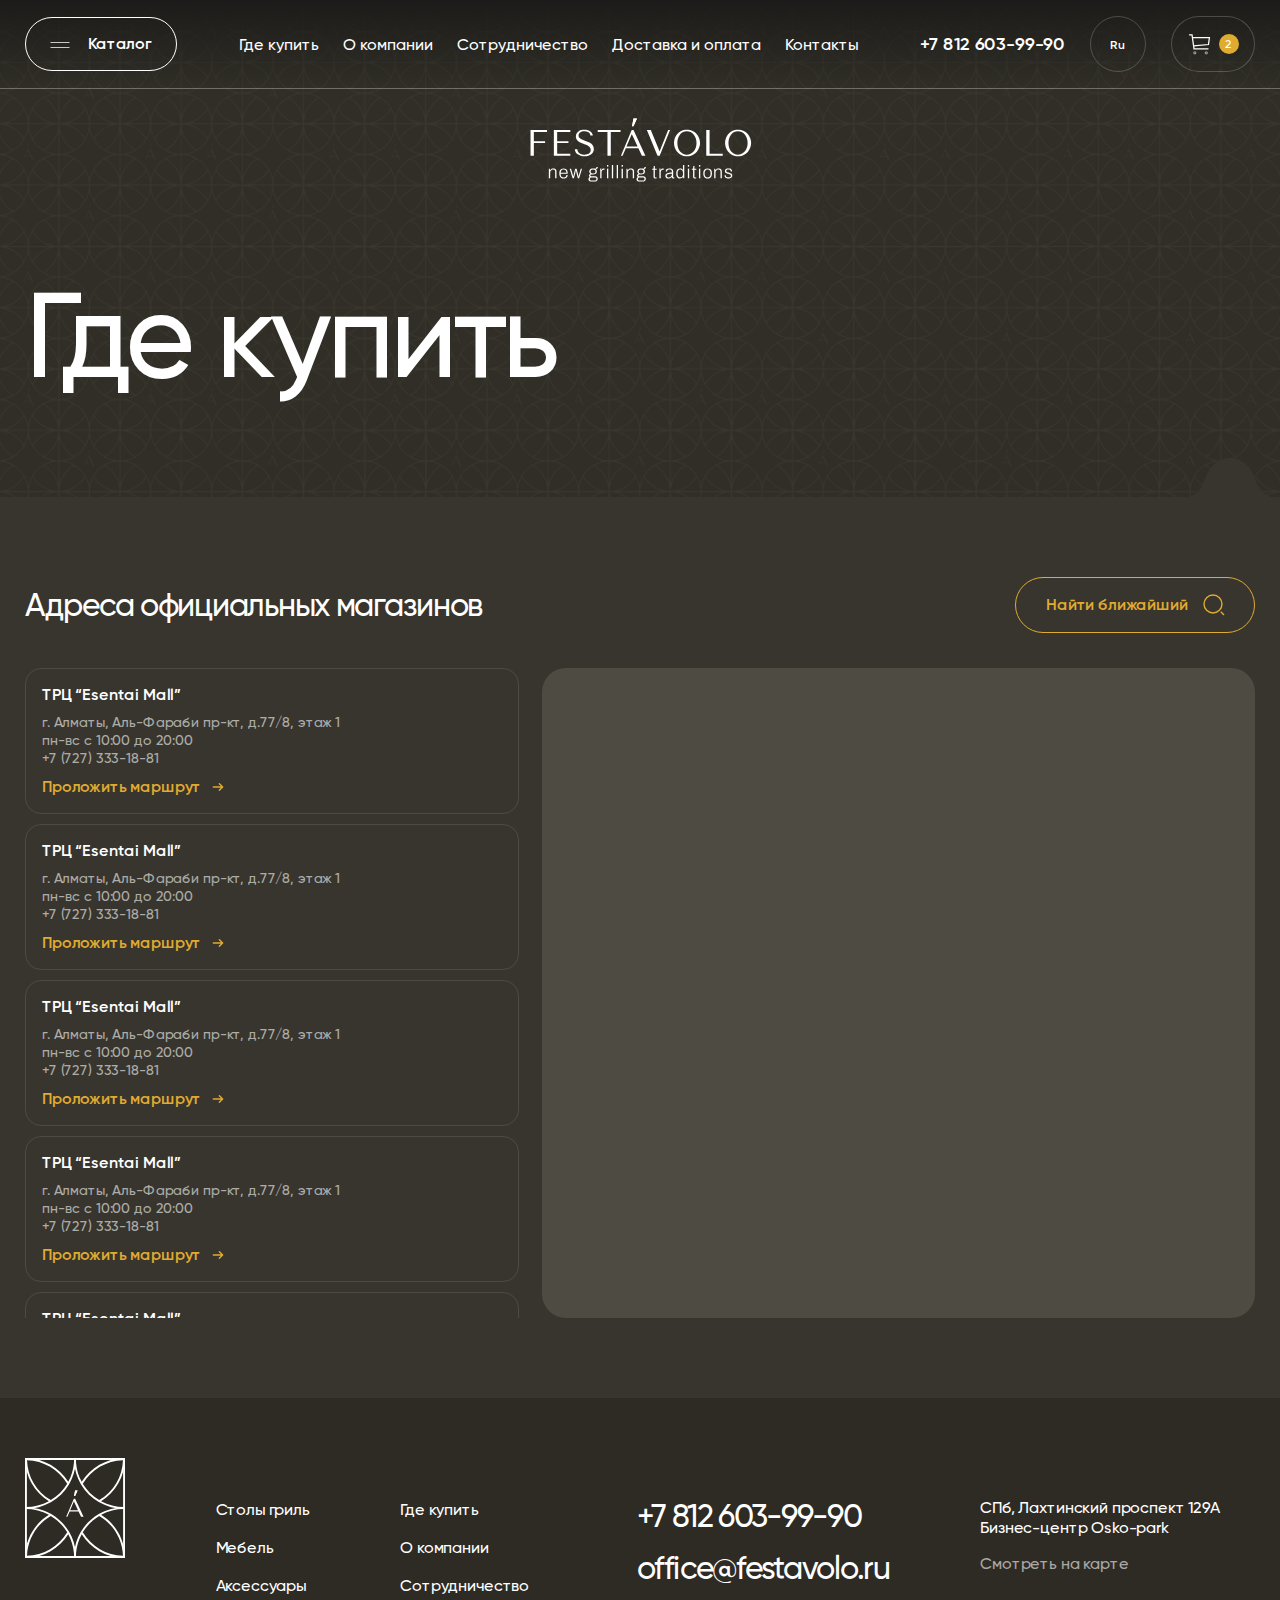
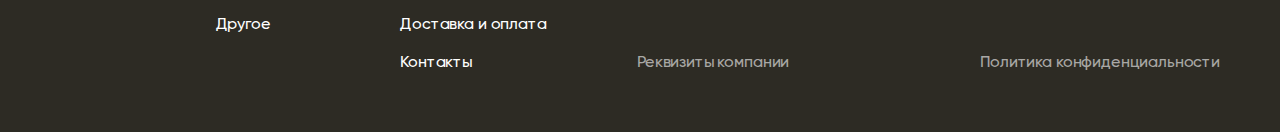
<file: where.html>
<!DOCTYPE html>
<html lang="ru">
 
<head>
 
	<meta charset="UTF-8">
	<title>Где купить</title>
 	<meta name="apple-mobile-web-app-capable" content="yes" />
    <meta name="apple-mobile-web-app-status-bar-style" content="default" />
    <meta http-equiv="X-UA-Compatible" content="IE=edge">
    <meta name="viewport" content="width=device-width, initial-scale=1.0">
    <meta name="robots" content="index, follow, max-image-preview:large, max-snippet:-1, max-video-preview:-1" />
    <meta http-equiv="Content-type" content="text/html; charset=utf-8" />
	<meta http-equiv="Content-Language" content="ru">
  	<link rel="stylesheet" href="https://cdn.jsdelivr.net/npm/swiper@8/swiper-bundle.min.css"/>
	<script src="https://cdn.jsdelivr.net/npm/swiper@8/swiper-bundle.min.js"></script>
	<!-- Подключаем стили проекта -->
	<link rel="stylesheet" href="css/app.min.css?v=1">
	
</code>

</head>
 
<body>
	<header>
		<div class="header__top">
			<div class="inner-page row">
				<a href="catalog.html" class="catalog-btn">Каталог</a>
				<div class="menu">
					<ul>
						<li><a href="/where.html">Где купить</a></li>
						<li><a href="/about.html">О компании</a></li>
						<li><a href="/cooperation.html">Сотрудничество</a></li>
						<li><a href="/delivery.html">Доставка и оплата</a></li>
						<li><a href="/contact.html">Контакты</a></li>
					</ul>
				</div>
				<div class="header__right">
					<a href="tel:+78126039990" class="header__phone">+7 812 603-99-90</a>
					<a href="/" class="lang">Ru</a>
					<a href="/" class="basket">
						<span class="basket__num">2</span>
					</a>
				</div>
			</div>
		</div>
		<div class="inner-page row">
			<div class="logo"><a href="/"><img width="300" height="86" src="images/dest/logo.svg?v=1" alt="Festavolo"></a></div>
		</div>
	</header>
 	<div class="content-area">
 		<div class="main-bl main-bl_small main-bl_br main-bl_nb">
 			<div class="main-bl__img">
	 			<img src="images/dest/ptrn2.png" alt="">
	 		</div>
	 		<div class="main-bl__info">
	 			<div class="inner-page row">	
		 			<h1>Где купить</h1>
		 			
	 			</div> 
 			</div>
 		</div>
		<div class="address">
			<div class="inner-page">
				<div class="row">
					<h3>Адреса официальных магазинов</h3>
					<input type="text" class="search" placeholder="Найти ближайший">
				</div>
				<div class="row address-bl">
					<div class="address__left">
						<div class="address-item">
							<div class="address-item__ttl">ТРЦ “Esentai Mall”</div>
							<div class="address-item__cntct">
								г. Алматы, Аль-Фараби пр-кт, д.77/8, этаж 1 <br>
								пн-вс с 10:00 до 20:00 <br>
								<a href="tel:+77273331881">+7 (727) 333-18-81</a>
							</div>
							<a href="/" class="address-item__link">Проложить маршрут</a>
						</div>
						<div class="address-item">
							<div class="address-item__ttl">ТРЦ “Esentai Mall”</div>
							<div class="address-item__cntct">
								г. Алматы, Аль-Фараби пр-кт, д.77/8, этаж 1 <br>
								пн-вс с 10:00 до 20:00 <br>
								<a href="tel:+77273331881">+7 (727) 333-18-81</a>
							</div>
							<a href="/" class="address-item__link">Проложить маршрут</a>
						</div>
						<div class="address-item">
							<div class="address-item__ttl">ТРЦ “Esentai Mall”</div>
							<div class="address-item__cntct">
								г. Алматы, Аль-Фараби пр-кт, д.77/8, этаж 1 <br>
								пн-вс с 10:00 до 20:00 <br>
								<a href="tel:+77273331881">+7 (727) 333-18-81</a>
							</div>
							<a href="/" class="address-item__link">Проложить маршрут</a>
						</div>
						<div class="address-item">
							<div class="address-item__ttl">ТРЦ “Esentai Mall”</div>
							<div class="address-item__cntct">
								г. Алматы, Аль-Фараби пр-кт, д.77/8, этаж 1 <br>
								пн-вс с 10:00 до 20:00 <br>
								<a href="tel:+77273331881">+7 (727) 333-18-81</a>
							</div>
							<a href="/" class="address-item__link">Проложить маршрут</a>
						</div>
						<div class="address-item">
							<div class="address-item__ttl">ТРЦ “Esentai Mall”</div>
							<div class="address-item__cntct">
								г. Алматы, Аль-Фараби пр-кт, д.77/8, этаж 1 <br>
								пн-вс с 10:00 до 20:00 <br>
								<a href="tel:+77273331881">+7 (727) 333-18-81</a>
							</div>
							<a href="/" class="address-item__link">Проложить маршрут</a>
						</div>
						<div class="address-item">
							<div class="address-item__ttl">ТРЦ “Esentai Mall”</div>
							<div class="address-item__cntct">
								г. Алматы, Аль-Фараби пр-кт, д.77/8, этаж 1 <br>
								пн-вс с 10:00 до 20:00 <br>
								<a href="tel:+77273331881">+7 (727) 333-18-81</a>
							</div>
							<a href="/" class="address-item__link">Проложить маршрут</a>
						</div>
					</div>
					<div class="address__right">
						<div id="map"></div>
						
					</div>
				</div>
			</div>
		</div>
	</div>
 	<footer>
 		<div class="inner-page row">
 			<div class="footer__logo">
 				<a href="/"><img src="images/dest/logo-f.svg" alt=""></a>
 			</div>
 			<div class="footer__menu">
 				<ul>
 					<li><a href="/">Столы гриль</a></li>
 					<li><a href="/">Мебель</a></li>
 					<li><a href="/">Аксессуары</a></li>
 					<li><a href="/">Другое</a></li>
 				</ul>
 			</div>
 			<div class="footer__menu">
 				<ul>
 					<li><a href="/">Где купить</a></li>
 					<li><a href="/">О компании</a></li>
 					<li><a href="/">Сотрудничество</a></li>
 					<li><a href="/">Доставка и оплата</a></li>
 					<li><a href="/">Контакты</a></li>
 				</ul>
 			</div>
 			<div class="footer__phone">
 				<div class="footer__top">
 					<a href="tel:+78126039990">+7 812 603-99-90</a>
 					<a href="mailto:office@festavolo.ru">office@festavolo.ru</a>
 				</div>
 				<a href="/">Реквизиты компании</a>
 			</div>
 			<div class="footer__end">
 				<div class="footer__top">
 					<p>СПб, Лахтинский проспект 129А<br>Бизнес-центр Osko-park</p>
 					<a href="/">Смотреть на карте</a>
 				</div>
 				<a href="/">Политика конфиденциальности</a>
 			</div>
 		</div>
 	</footer>
	<script src="js/app.min.js?v=1"></script>
 
</body>
</html>
</file>
<file: css/app.min.css>
@charset "UTF-8";
@font-face {
  font-family: "Gilroy";
  src: url("../fonts/Gilroy-Medium.eot");
  src: url("../fonts/Gilroy-Medium.eot?#iefix") format("embedded-opentype"), url("../fonts/Gilroy-Medium.woff") format("woff"), url("../fonts/Gilroy-Medium.ttf") format("truetype");
  font-weight: 500;
  font-style: normal;
}
@font-face {
  font-family: "Gilroy";
  src: url("../fonts/Gilroy-SemiBold.eot");
  src: url("../fonts/Gilroy-SemiBold.eot?#iefix") format("embedded-opentype"), url("../fonts/Gilroy-SemiBold.woff") format("woff"), url("../fonts/Gilroy-SemiBold.ttf") format("truetype");
  font-weight: 600;
  font-style: normal;
}
@font-face {
  font-family: "Gilroy";
  src: url("../fonts/Gilroy-MediumItalic.eot");
  src: url("../fonts/Gilroy-MediumItalic.eot?#iefix") format("embedded-opentype"), url("../fonts/Gilroy-MediumItalic.woff") format("woff"), url("../fonts/Gilroy-MediumItalic.ttf") format("truetype");
  font-weight: 400;
  font-style: italic;
}
*, *:before, *:after {
  -webkit-box-sizing: border-box;
          box-sizing: border-box;
  outline: none;
  -webkit-tap-highlight-color: rgba(0, 0, 0, 0);
}
html, body, div, span, object, iframe, figure, h1, h2, h3, h4, h5, h6, p, blockquote, pre, a, code, em, img, small, strike, strong, sub, sup, tt, b, u, i, ol, ul, li, fieldset, form, label, table, caption, tbody, tfoot, thead, tr, th, td, main, canvas, embed, footer, header, nav, section, video {
  margin: 0;
  padding: 0;
  border: 0;
  font-size: 100%;
  font: inherit;
  vertical-align: baseline;
  text-rendering: optimizeLegibility;
  -webkit-font-smoothing: antialiased;
  -webkit-text-size-adjust: none;
     -moz-text-size-adjust: none;
      -ms-text-size-adjust: none;
          text-size-adjust: none;
}

footer, header, nav, section, main {
  display: block;
}

ol, ul {
  list-style: none;
}

blockquote, q {
  quotes: none;
}

blockquote:before, blockquote:after, q:before, q:after {
  content: "";
  content: none;
}

table {
  border-collapse: collapse;
  border-spacing: 0;
}

input {
  -webkit-appearance: none;
  border-radius: 0;
}

html {
  height: 100%;
}

body {
  font-family: Gilroy, sans-serif;
  font-weight: 500;
  font-size: 18px;
  color: #000;
  position: relative;
  overflow-x: hidden;
  display: -webkit-box;
  display: -ms-flexbox;
  display: flex;
  -webkit-box-orient: vertical;
  -webkit-box-direction: normal;
      -ms-flex-direction: column;
          flex-direction: column;
  height: 100%;
}

h2, .h2 {
  font-weight: 500;
  font-size: 80px;
  line-height: 84px;
  letter-spacing: -0.04em;
}

h3, .h3 {
  font-weight: 500;
  font-size: 56px;
  line-height: 60px;
  letter-spacing: -0.04em;
}

h4, .h4 {
  font-style: normal;
  font-weight: 500;
  font-size: 40px;
  line-height: 46px;
  letter-spacing: -0.04em;
}

h5, .h5 {
  font-style: normal;
  font-weight: 500;
  font-size: 24px;
  line-height: 28px;
  letter-spacing: -0.02em;
}

.btn {
  font-weight: 600;
  font-size: 16px;
  border: 1px solid #E0AB31;
  background: #E0AB31;
  border-radius: 60px;
  letter-spacing: -0.01em;
  color: #37352D;
  height: 56px;
  line-height: 56px;
  text-decoration: none;
  text-align: center;
  display: inline-block;
  padding: 0 20px;
  -webkit-transition: 0.5s;
  -o-transition: 0.5s;
  transition: 0.5s;
  cursor: pointer;
  font-family: Gilroy, sans-serif;
}
.btn:hover {
  color: #E0AB31;
  background: transparent;
}

.btn-br {
  font-weight: 600;
  font-size: 16px;
  border: 1px solid #FFFFFF;
  border-radius: 60px;
  letter-spacing: -0.01em;
  color: #FFFFFF;
  height: 56px;
  line-height: 56px;
  text-decoration: none;
  text-align: center;
  display: inline-block;
  padding: 0 20px;
  -webkit-transition: 0.5s;
  -o-transition: 0.5s;
  transition: 0.5s;
  cursor: pointer;
  font-family: Gilroy, sans-serif;
}
.btn-br:hover {
  background: #E0AB31;
  color: #37352D;
  border: solid 1px #E0AB31;
}

input[type=text], input[type=email] {
  height: 56px;
  line-height: 56px;
  border: none;
  background: transparent;
  font-weight: 600;
  font-size: 16px;
  letter-spacing: -0.01em;
  color: #8E8C87;
  opacity: 0.6;
  border-bottom: 1px solid rgba(255, 255, 255, 0.6);
  font-family: Gilroy, sans-serif;
}
input[type=text]::-webkit-input-placeholder, input[type=email]::-webkit-input-placeholder {
  font-weight: 600;
  font-size: 16px;
  letter-spacing: -0.01em;
  color: #8e8c8799;
  opacity: 0.6;
  font-family: Gilroy, sans-serif;
}
input[type=text]::-moz-placeholder, input[type=email]::-moz-placeholder {
  font-weight: 600;
  font-size: 16px;
  letter-spacing: -0.01em;
  color: #8e8c8799;
  opacity: 0.6;
  font-family: Gilroy, sans-serif;
}
input[type=text]:-ms-input-placeholder, input[type=email]:-ms-input-placeholder {
  font-weight: 600;
  font-size: 16px;
  letter-spacing: -0.01em;
  color: #8e8c8799;
  opacity: 0.6;
  font-family: Gilroy, sans-serif;
}
input[type=text]::-ms-input-placeholder, input[type=email]::-ms-input-placeholder {
  font-weight: 600;
  font-size: 16px;
  letter-spacing: -0.01em;
  color: #8e8c8799;
  opacity: 0.6;
  font-family: Gilroy, sans-serif;
}
input[type=text]::placeholder, input[type=email]::placeholder {
  font-weight: 600;
  font-size: 16px;
  letter-spacing: -0.01em;
  color: #8e8c8799;
  opacity: 0.6;
  font-family: Gilroy, sans-serif;
}

textarea {
  resize: none;
  line-height: 56px;
  border: none;
  background: transparent;
  font-weight: 600;
  font-size: 16px;
  letter-spacing: -0.01em;
  color: #8E8C87;
  opacity: 0.6;
  border-bottom: 1px solid rgba(255, 255, 255, 0.6);
  font-family: Gilroy, sans-serif;
}
textarea::-webkit-input-placeholder {
  font-weight: 600;
  font-size: 16px;
  letter-spacing: -0.01em;
  color: #8e8c8799;
  opacity: 0.6;
  font-family: Gilroy, sans-serif;
}
textarea::-moz-placeholder {
  font-weight: 600;
  font-size: 16px;
  letter-spacing: -0.01em;
  color: #8e8c8799;
  opacity: 0.6;
  font-family: Gilroy, sans-serif;
}
textarea:-ms-input-placeholder {
  font-weight: 600;
  font-size: 16px;
  letter-spacing: -0.01em;
  color: #8e8c8799;
  opacity: 0.6;
  font-family: Gilroy, sans-serif;
}
textarea::-ms-input-placeholder {
  font-weight: 600;
  font-size: 16px;
  letter-spacing: -0.01em;
  color: #8e8c8799;
  opacity: 0.6;
  font-family: Gilroy, sans-serif;
}
textarea::placeholder {
  font-weight: 600;
  font-size: 16px;
  letter-spacing: -0.01em;
  color: #8e8c8799;
  opacity: 0.6;
  font-family: Gilroy, sans-serif;
}

.content-area {
  -webkit-box-flex: 1;
      -ms-flex: 1 0 auto;
          flex: 1 0 auto;
  position: relative;
}

.row {
  display: -webkit-box;
  display: -ms-flexbox;
  display: flex;
  -webkit-box-pack: justify;
      -ms-flex-pack: justify;
          justify-content: space-between;
}

.inner-page {
  max-width: 1280px;
  color: #000;
  margin: 0 auto;
}

.csoon {
  height: 100vh;
  min-height: 625px;
  position: relative;
}
.csoon:after {
  content: "";
  display: block;
  position: absolute;
  left: 0;
  top: 0;
  width: 100%;
  height: 100%;
  background: url(../images/dest/cs.jpg) no-repeat center center rgba(28, 27, 25, 0.6);
  background-size: cover;
}
.csoon:before {
  content: "";
  display: block;
  position: absolute;
  left: 0;
  top: 0;
  width: 100%;
  height: 100%;
  background: rgba(28, 27, 25, 0.6);
  z-index: 1;
}
.csoon header, .csoon .content-area {
  position: relative;
  z-index: 1;
}
.csoon h1 {
  font-weight: 500;
  font-size: 120px;
  line-height: 120px;
  letter-spacing: -0.04em;
  color: #FFFFFF;
  padding-bottom: 80px;
  width: calc(100% - 480px);
}

body:not(.csoon) {
  background: #37352d;
}
body:not(.csoon) .content-area {
  margin-top: -200px;
}
body:not(.csoon) header {
  padding-top: 0;
}
body:not(.csoon) header .logo {
  max-width: 245px;
}
body:not(.csoon) .header__top {
  padding-top: 16px;
}

.main-bl__img {
  width: 100%;
  height: 100%;
  position: relative;
  background: #302E26;
}
.main-bl__img:before {
  content: "";
  display: block;
  width: 100%;
  height: 100%;
  position: absolute;
  left: 0;
  top: 0;
  background: rgba(28, 27, 25, 0.6);
}
.main-bl__img img, .main-bl__img video {
  width: 100%;
  height: 100%;
  -o-object-fit: cover;
     object-fit: cover;
}

.csoon__row {
  height: 100%;
  -webkit-box-align: end;
      -ms-flex-align: end;
          align-items: flex-end;
  padding-bottom: 60px;
}

.cs__mail {
  width: 416px;
  height: 416px;
  background: url(../images/dest/ellipse.svg) no-repeat center center;
  background-size: 100%;
  font-weight: 500;
  font-size: 32px;
  line-height: 416px;
  text-align: center;
  text-decoration: none;
  color: #fff;
  position: relative;
}
.cs__mail:after {
  content: "";
  display: block;
  width: 48px;
  height: 48px;
  background: url(../images/dest/sprite.svg#mail) no-repeat center center;
  background-size: 100%;
  position: absolute;
  left: 45px;
  top: 36px;
}
.cs__mail:hover {
  opacity: 0.8;
}

header {
  padding: 50px 0 0;
  color: #fff;
  position: relative;
  z-index: 1;
}
header a {
  color: #fff;
  text-decoration: none;
}
header a:hover {
  opacity: 0.8;
}
header .row {
  -webkit-box-pack: center;
      -ms-flex-pack: center;
          justify-content: center;
}
header .logo {
  max-width: 300px;
}
header .logo img {
  max-width: 100%;
}

.header__top {
  background: -webkit-gradient(linear, left top, left bottom, from(#1C1B19), to(rgba(28, 27, 25, 0)));
  background: -o-linear-gradient(top, #1C1B19 0%, rgba(28, 27, 25, 0) 100%);
  background: linear-gradient(180deg, #1C1B19 0%, rgba(28, 27, 25, 0) 100%);
  margin-bottom: 18px;
}
.header__top .row {
  -webkit-box-pack: justify;
      -ms-flex-pack: justify;
          justify-content: space-between;
  padding-bottom: 16px;
  border-bottom: 1px solid #ffffff4d;
  -webkit-box-align: center;
      -ms-flex-align: center;
          align-items: center;
}

a {
  -webkit-transition: 0.5s;
  -o-transition: 0.5s;
  transition: 0.5s;
}

.swiper-button-prev {
  left: auto;
  right: 90px;
}

.swiper-button-next, .swiper-button-prev {
  border: 1px solid #4E4B42;
  border-radius: 40px;
  width: 72px;
  height: 48px;
  margin-top: 0;
  -webkit-transition: 0.5s;
  -o-transition: 0.5s;
  transition: 0.5s;
}
.swiper-button-next:after, .swiper-button-prev:after {
  height: 24px;
  width: 24px;
  background: url(../images/dest/sprite.svg#arr) no-repeat center center;
  background-size: 100%;
  font-size: 0;
}
.swiper-button-next:hover, .swiper-button-prev:hover {
  border: 1px solid #E0AB31;
  background: #E0AB31;
}

.swiper-button-prev:after {
  -webkit-transform: rotate(180deg);
      -ms-transform: rotate(180deg);
          transform: rotate(180deg);
}

.catalog-btn {
  border: 1px solid #FFFFFF;
  border-radius: 60px;
  padding: 16px 24px;
  font-weight: 600;
  font-size: 16px;
  line-height: 20px;
  letter-spacing: -0.01em;
  -webkit-transition: 0.5s;
  -o-transition: 0.5s;
  transition: 0.5s;
}
.catalog-btn:before {
  content: "";
  display: inline-block;
  vertical-align: middle;
  width: 20px;
  height: 6px;
  margin-right: 18px;
  background: url(../images/dest/sprite.svg#catalog) no-repeat center center;
  background-size: 100%;
}
.catalog-btn:hover {
  opacity: 1;
  background: #fff;
  color: #37352D;
}
.catalog-btn:hover:before {
  border-top: solid 1px #37352D;
  height: 1px;
}

.menu ul {
  display: -webkit-box;
  display: -ms-flexbox;
  display: flex;
}
.menu li {
  margin: 0 12px;
}
.menu a {
  font-size: 16px;
  line-height: 20px;
}

.header__phone {
  font-weight: 600;
  font-size: 18px;
  line-height: 22px;
  letter-spacing: -0.01em;
}

.lang {
  border: 1px solid rgba(255, 255, 255, 0.2);
  border-radius: 60px;
  width: 56px;
  height: 56px;
  text-align: center;
  line-height: 56px;
  display: block;
  margin: 0 25px;
  font-weight: 600;
  font-size: 12px;
}

.basket {
  display: block;
  border: 1px solid rgba(255, 255, 255, 0.2);
  border-radius: 60px;
  width: 84px;
  height: 56px;
  background: url(../images/dest/sprite.svg#basket) no-repeat 15px 15px;
  background-size: 25px;
  position: relative;
}

.basket__num {
  width: 20px;
  height: 20px;
  background: #E0AB31;
  border-radius: 15px;
  display: block;
  font-size: 12px;
  text-align: center;
  line-height: 20px;
  position: absolute;
  right: 15px;
  top: 17px;
}

.header__right {
  display: -webkit-box;
  display: -ms-flexbox;
  display: flex;
  -webkit-box-align: center;
      -ms-flex-align: center;
          align-items: center;
}

footer {
  -webkit-box-flex: 0;
      -ms-flex: 0 0 auto;
          flex: 0 0 auto;
}

.main-bl {
  height: 100vh;
  position: relative;
  min-height: 700px;
}
.main-bl h1 {
  font-weight: 500;
  font-size: 120px;
  line-height: 120px;
  letter-spacing: -0.04em;
  color: #FFFFFF;
}

.main-bl_small {
  height: 500px;
  min-height: 500px;
}

.main-bl_br .main-bl__info .row:before {
  left: auto;
  right: 0;
}

.main-bl_nb .main-bl__img:before {
  display: none;
}

.main-bl_order h1 {
  font-size: 80px;
  line-height: 84px;
  margin-bottom: 90px;
}

.main-bl__info {
  position: absolute;
  left: 0;
  bottom: 0;
  width: 100%;
}
.main-bl__info .row {
  -webkit-box-align: center;
      -ms-flex-align: center;
          align-items: center;
  padding-bottom: 100px;
  position: relative;
}
.main-bl__info .row:before {
  display: block;
  content: "";
  position: absolute;
  left: 0;
  bottom: -1px;
  width: 100px;
  height: 40px;
  background: url(../images/dest/main.svg) no-repeat center center;
  background-size: 100%;
}

.main-bl__video {
  width: 308px;
  height: 200px;
  line-height: 200px;
  font-weight: 600;
  font-size: 16px;
  letter-spacing: -0.01em;
  color: #FFFFFF;
  text-decoration: none;
  background: url(../images/dest/play.svg) no-repeat center right;
  background-size: 200px;
  -webkit-transition: 0.5s;
  -o-transition: 0.5s;
  transition: 0.5s;
}
.main-bl__video:hover {
  width: 325px;
  background: url(../images/dest/play-h.svg) no-repeat center right;
  background-size: 200px;
}

.about {
  padding: 80px 0 0;
}

.about-bl {
  background: #4E4B42;
  border-radius: 32px;
  overflow: hidden;
  color: #FFFFFF;
  position: relative;
}
.about-bl h2, .about-bl .h2 {
  margin-bottom: 25px;
}
.about-bl p {
  font-weight: 400;
  font-size: 18px;
  line-height: 22px;
  letter-spacing: -0.01em;
  color: rgba(255, 255, 255, 0.6);
}
.about-bl p + p {
  margin-top: 25px;
}

.about-bl__left {
  display: -webkit-box;
  display: -ms-flexbox;
  display: flex;
  -webkit-box-orient: vertical;
  -webkit-box-direction: normal;
      -ms-flex-direction: column;
          flex-direction: column;
  -webkit-box-pack: end;
      -ms-flex-pack: end;
          justify-content: flex-end;
  padding: 40px 100px 60px 40px;
  background: url(../images/dest/logo-f.svg) no-repeat 40px 40px;
  background-size: 60px;
  width: 50%;
}

.about-bl__right {
  width: 50%;
  position: relative;
}
.about-bl__right img, .about-bl__right video {
  width: 100%;
  border-radius: 24px;
  overflow: hidden;
}
.about-bl__right .borders-btn__play {
  width: 120px;
  height: 120px;
  position: absolute;
  left: 50%;
  top: 50%;
  margin-top: -60px;
  margin-left: -60px;
}
.about-bl__right .borders-btn__play:hover {
  background: url(../images/dest/play-h.svg) no-repeat center center;
}

.about-bl__qu {
  position: absolute;
  width: 300px;
  height: 300px;
  font-style: italic;
  font-weight: 400;
  font-size: 24px;
  line-height: 28px;
  color: #FFFFFF;
  left: 50%;
  top: 40px;
  margin-left: -220px;
  padding-top: 108px;
  padding: 108px 45px 0;
  background: url(../images/dest/ellipse.svg) no-repeat center center;
  background-size: 100%;
}
.about-bl__qu:after {
  content: "";
  display: block;
  width: 70px;
  height: 70px;
  background: url(../images/dest/sprite.svg#quote) no-repeat center center;
  background-size: 100%;
  position: absolute;
  left: 11px;
  top: 11px;
}

.best {
  color: #FFFFFF;
  position: relative;
}
.best .inner-page {
  position: absolute;
  width: 100%;
  left: 50%;
  height: 100%;
  -webkit-transform: translate(-50%, 0);
      -ms-transform: translate(-50%, 0);
          transform: translate(-50%, 0);
}
.best .inner-page:before {
  display: block;
  content: "";
  position: absolute;
  left: 0;
  bottom: -1px;
  width: 100px;
  height: 40px;
  background: url(../images/dest/b2.svg) no-repeat center center;
  background-size: 100%;
}
.best > img {
  width: 100%;
  margin: 75px auto 0;
  max-width: 1800px;
  display: block;
}
.best .best__txt {
  width: 59%;
  color: #FFFFFF;
}
.best .best__txt p {
  font-weight: 400;
  font-size: 18px;
  line-height: 22px;
  letter-spacing: -0.01em;
  color: rgba(255, 255, 255, 0.6);
  width: 65%;
  margin-left: 33%;
  margin-top: -50px;
}

.best__info {
  position: absolute;
  width: 100%;
  height: 100%;
  bottom: 0;
  left: 0;
  z-index: 1;
}

.best-item {
  position: absolute;
}
.best-item img {
  max-width: 100%;
  border-radius: 16px;
  overflow: hidden;
}

.best-item__btn {
  width: 32px;
  height: 32px;
  position: absolute;
  bottom: -60px;
  left: 20px;
  background: url(../images/dest/sprite.svg#best) no-repeat center center;
  background-size: 100%;
  cursor: pointer;
  z-index: 1;
  -webkit-transition: 0.5s;
  -o-transition: 0.5s;
  transition: 0.5s;
}
.best-item__btn:hover {
  width: 40px;
  height: 40px;
  left: 15px;
}
.best-item__btn:hover + .best-item__cont {
  opacity: 1;
  overflow: inherit;
  z-index: 2;
}

.best-item__cont {
  position: relative;
  width: 304px;
  background: #FFFFFF;
  border-radius: 16px;
  opacity: 0;
  z-index: -1;
  overflow: hidden;
  -webkit-transition: 0.5s;
  -o-transition: 0.5s;
  transition: 0.5s;
}
.best-item__cont:after {
  content: "";
  display: block;
  width: 28px;
  height: 12px;
  position: absolute;
  left: 20px;
  bottom: -11px;
  background: url(../images/dest/best.svg) no-repeat center center;
  background-size: 100%;
}

.best-item__info {
  padding: 32px;
}
.best-item__info p {
  font-weight: 400;
  font-size: 16px;
  line-height: 20px;
  letter-spacing: -0.01em;
  color: #37352D;
  opacity: 0.7;
}

.best-item__ttl {
  font-weight: 600;
  font-size: 18px;
  line-height: 22px;
  letter-spacing: -0.01em;
  color: #37352D;
  margin-bottom: 16px;
}

.benfts {
  padding: 80px 0;
  background: #4E4B42 url(../images/dest/ptrn.png) no-repeat center center;
  background-size: cover;
  color: #fff;
}
.benfts .row {
  -ms-flex-wrap: wrap;
      flex-wrap: wrap;
}
.benfts h2, .benfts .h2 {
  width: 48%;
  color: #fff;
}

.benfts_nbg {
  background: #37352D;
  padding-bottom: 20px;
}
.benfts_nbg h2, .benfts_nbg .h2 {
  margin-top: 20px;
}
.benfts_nbg .row {
  -webkit-box-pack: start;
      -ms-flex-pack: start;
          justify-content: flex-start;
}
.benfts_nbg .benfts-item {
  padding: 0 25px 20px;
  background: #37352D url(../images/dest/sprite.svg#benft) no-repeat 32px 0;
  background-size: 48px;
  border-left: solid 1px #615D53;
  border-radius: 0;
  margin-bottom: 48px;
}

.benfts-item {
  width: 24%;
  height: 235px;
  background: #37352D url(../images/dest/sprite.svg#benft) no-repeat 32px 32px;
  background-size: 48px;
  border-radius: 16px;
  padding: 32px;
  margin-bottom: 15px;
  display: -webkit-box;
  display: -ms-flexbox;
  display: flex;
  -webkit-box-orient: vertical;
  -webkit-box-direction: normal;
      -ms-flex-direction: column;
          flex-direction: column;
  -webkit-box-pack: end;
      -ms-flex-pack: end;
          justify-content: flex-end;
}
.benfts-item p {
  font-weight: 400;
  font-size: 18px;
  line-height: 22px;
  letter-spacing: -0.01em;
  color: #FFFFFF;
}
.benfts-item .benfts-item__ttl {
  font-weight: 500;
  font-size: 20px;
  line-height: 24px;
  letter-spacing: -0.02em;
  color: #FFFFFF;
  margin-bottom: 8px;
}
.benfts-item .benfts-item__ttl + p {
  font-weight: 400;
  font-size: 16px;
  line-height: 20px;
  letter-spacing: -0.01em;
  color: rgba(255, 255, 255, 0.6);
}

.catalog {
  padding: 80px 0;
  color: #fff;
}
.catalog h2, .catalog .h2 {
  color: #fff;
}
.catalog .swiper-button-next, .catalog .swiper-button-prev {
  top: 0;
}

.catalog-slider {
  padding: 105px 0 0;
  margin-top: -70px;
}

.catalog-item {
  display: -webkit-box;
  display: -ms-flexbox;
  display: flex;
  -webkit-box-pack: justify;
      -ms-flex-pack: justify;
          justify-content: space-between;
}
.catalog-item .catalog-item__left:first-of-type {
  padding-right: 16px;
}
.catalog-item .catalog-item__left:nth-of-type(2) {
  padding-left: 16px;
}

.catalog-item__left {
  width: 51%;
  padding-bottom: 15px;
}
.catalog-item__left .product {
  height: 100%;
  width: 100%;
}
.catalog-item__left .product__img {
  width: 100%;
  height: 100%;
}
.catalog-item__left .product__info {
  position: absolute;
  left: 0;
  bottom: 0;
  padding: 40% 25px 25px;
  background: -webkit-gradient(linear, left top, left bottom, color-stop(4.27%, rgba(78, 75, 66, 0)), color-stop(83.69%, #4E4B42));
  background: -o-linear-gradient(top, rgba(78, 75, 66, 0) 4.27%, #4E4B42 83.69%);
  background: linear-gradient(180deg, rgba(78, 75, 66, 0) 4.27%, #4E4B42 83.69%);
  width: 100%;
  color: #fff;
}
.catalog-item__left .product__ttl {
  font-weight: 500;
  font-size: 32px;
  line-height: 36px;
  letter-spacing: -0.04em;
  color: #FFFFFF;
  text-decoration: none;
  margin-bottom: 15px;
  display: block;
}
.catalog-item__left .product__ttl:hover {
  opacity: 0.8;
}
.catalog-item__left .product__txt {
  font-weight: 400;
  font-size: 16px;
  line-height: 20px;
  letter-spacing: -0.01em;
  color: rgba(255, 255, 255, 0.6);
}
.catalog-item__left .product__txt p {
  font-weight: 400;
  font-size: 16px;
  line-height: 20px;
  letter-spacing: -0.01em;
  color: rgba(255, 255, 255, 0.6);
}
.catalog-item__left .product__btm {
  margin-top: 25px;
}
.catalog-item__left .product__tags {
  margin-bottom: 25px;
}
.catalog-item__left .product__tags label {
  border-radius: 30px;
  padding: 10px 15px;
  font-weight: 600;
  font-size: 16px;
  line-height: 20px;
  letter-spacing: -0.01em;
  color: #FFFFFF;
  cursor: pointer;
}
.catalog-item__left .product__tags input[type=radio] {
  display: none;
}
.catalog-item__left .product__tags input[type=radio]:checked + label {
  background: rgba(255, 255, 255, 0.2);
  -webkit-backdrop-filter: blur(10px);
          backdrop-filter: blur(10px);
}

.product {
  position: relative;
  border-radius: 24px;
  overflow: hidden;
  color: #fff;
}

.product__img {
  height: 216px;
  border-radius: 16px;
  overflow: hidden;
}
.product__img img {
  max-width: 100%;
  height: 100%;
  -o-object-fit: cover;
     object-fit: cover;
  margin: 0 auto;
  display: block;
}

.product {
  width: 308px;
  background: #4E4B42;
  margin-bottom: 15px;
}

.product__info {
  position: relative;
  padding: 15px 25px 25px;
}

.product__ttl {
  font-weight: 600;
  font-size: 16px;
  line-height: 20px;
  height: 60px;
  overflow: hidden;
  margin-bottom: 0;
  letter-spacing: -0.01em;
  color: #FFFFFF;
  display: block;
  text-decoration: none;
}

.product__price {
  font-weight: 600;
  font-size: 16px;
  line-height: 20px;
  letter-spacing: -0.01em;
}

.product__btm {
  margin-top: 0;
  -webkit-box-align: center;
      -ms-flex-align: center;
          align-items: center;
}

.product__btn {
  display: block;
  width: 48px;
  height: 48px;
  border: solid 1px #E0AB31;
  background: #E0AB31 url(../images/dest/sprite.svg#basket2) no-repeat center center;
  background-size: 24px;
  border-radius: 40px;
  -webkit-transition: 0.5s;
  -o-transition: 0.5s;
  transition: 0.5s;
}
.product__btn:hover {
  border: solid 1px #fff;
  background: transparent url(../images/dest/sprite.svg#basket) no-repeat center center;
  background-size: 24px;
}

.product__add {
  background: #E0AB31 url(../images/dest/sprite.svg#plus) no-repeat center center;
  background-size: 24px;
}
.product__add:hover {
  border: solid 1px #fff;
  background: #fff url(../images/dest/sprite.svg#plus) no-repeat center center;
  background-size: 24px;
}

.product__tag {
  background: #808A50;
  border-radius: 8px;
  font-weight: 600;
  font-size: 12px;
  line-height: 14px;
  letter-spacing: -0.01em;
  color: #FFFFFF;
  padding: 0 10px;
  height: 32px;
  line-height: 32px;
  position: absolute;
  left: 16px;
  top: 16px;
  display: inline-block;
}

.catalog-item__right {
  -ms-flex-wrap: wrap;
      flex-wrap: wrap;
  width: 49%;
}

.catalog-item__right:first-of-type:last-of-type {
  width: 100%;
  padding-right: 0 !important;
}

.borders .row {
  -webkit-box-align: center;
      -ms-flex-align: center;
          align-items: center;
  background: transparent url(../images/dest/stars.svg) no-repeat right 65px;
  background-size: 120px;
  padding-bottom: 160px;
  position: relative;
}
.borders .row:before {
  display: block;
  content: "";
  position: absolute;
  left: 0;
  bottom: -40px;
  width: 100px;
  height: 40px;
  background: url(../images/dest/main.svg) no-repeat center center;
  background-size: 100%;
  -webkit-transform: rotate(180deg);
      -ms-transform: rotate(180deg);
          transform: rotate(180deg);
}

.borders__left {
  width: 45%;
  position: relative;
}
.borders__left img {
  max-width: 100%;
  border-radius: 100%;
  overflow: hidden;
}

.borders__right {
  width: 50%;
}

.borders__ttl {
  font-weight: 500;
  font-size: 80px;
  line-height: 84px;
  letter-spacing: -0.04em;
  color: #FFFFFF;
}

.borders-btn {
  font-weight: 600;
  font-size: 16px;
  line-height: 20px;
  letter-spacing: -0.01em;
  color: #FFFFFF;
  text-decoration: none;
  position: absolute;
  right: 65px;
  bottom: -55px;
  text-align: center;
}
.borders-btn:hover .borders-btn__play {
  background: url(../images/dest/play-h.svg) no-repeat center center;
}

.borders-btn__play {
  width: 200px;
  height: 200px;
  display: block;
  margin-bottom: 15px;
  background: #E0AB31 url(../images/dest/sprite.svg#play) no-repeat center center;
  background-size: 24px;
  border-radius: 100%;
}

.company {
  padding: 80px 0 40px;
  background: #4E4B42 url(../images/dest/ptrn.png) no-repeat center center;
  background-size: cover;
  color: #fff;
}

.company__left {
  width: 34%;
}
.company__left h2, .company__left .h2 {
  margin-bottom: 40px;
  color: #FFFFFF;
}
.company__left p {
  font-size: 18px;
  line-height: 22px;
  letter-spacing: -0.01em;
  color: rgba(255, 255, 255, 0.6);
  margin-bottom: 25px;
}
.company__left .btn-br {
  width: 165px;
}

.company__right {
  width: 45%;
  margin-top: -125px;
  position: relative;
}
.company__right:before {
  content: "";
  width: 250px;
  height: 380px;
  background: url(../images/dest/a.png) no-repeat center center;
  background-size: 100%;
  display: block;
  position: absolute;
  left: -100px;
  top: 120px;
}
.company__right img {
  max-width: 100%;
  border-radius: 16px;
  overflow: hidden;
}

.useful {
  padding: 80px 0;
}
.useful h2 {
  color: #FFFFFF;
}
.useful .inner-page {
  position: relative;
}
.useful .inner-page > .row {
  border-top: 1px solid #4E4B42;
  padding-top: 45px;
  -webkit-box-align: center;
      -ms-flex-align: center;
          align-items: center;
}
.useful .swiper-button-next, .useful .swiper-button-prev {
  top: auto;
  bottom: 0;
}
.useful .swiper-button-prev {
  right: auto;
  left: 0;
}
.useful .swiper-button-next {
  right: auto;
  left: 80px;
}

.more {
  font-weight: 600;
  font-size: 16px;
  line-height: 20px;
  letter-spacing: -0.01em;
  color: #FFFFFF;
  text-decoration: none;
  height: 100px;
  width: 165px;
  line-height: 100px;
  background: url(../images/dest/more.svg) no-repeat center right;
  background-size: 100px;
  -webkit-transition: 0s;
  -o-transition: 0s;
  transition: 0s;
}
.more:hover {
  background: url(../images/dest/more-h.svg) no-repeat 100px center;
  background-size: 32px;
}

.useful-slider {
  margin-left: 25%;
  margin-top: 40px;
}

.useful-item {
  background: #4E4B42;
  border-radius: 16px;
  padding: 4px;
}

.useful-item__tag {
  font-weight: 600;
  font-size: 12px;
  line-height: 14px;
  letter-spacing: -0.01em;
  color: #E0AB31;
  text-decoration: none;
  border: 1px solid #E0AB31;
  border-radius: 40px;
  padding: 5px 8px;
}

.useful-item__info {
  padding: 15px;
}
.useful-item__info .row {
  -webkit-box-align: center;
      -ms-flex-align: center;
          align-items: center;
}

.useful-item__time {
  font-weight: 600;
  font-size: 12px;
  line-height: 14px;
  letter-spacing: -0.01em;
  color: rgba(255, 255, 255, 0.6);
}

.useful-item__ttl {
  margin-top: 30px;
  font-weight: 500;
  font-size: 20px;
  line-height: 24px;
  letter-spacing: -0.02em;
  color: #FFFFFF;
  text-decoration: none;
  display: block;
  height: 48px;
  -o-text-overflow: ellipsis;
     text-overflow: ellipsis;
  display: -webkit-box;
  -webkit-box-orient: vertical;
  -webkit-line-clamp: 2;
}

.useful-item__img img {
  max-width: 100%;
  height: 200px;
  -o-object-fit: cover;
     object-fit: cover;
  border-radius: 12px;
  overflow: hidden;
}

footer {
  padding: 60px 0;
  background: #2D2B24;
}
footer .inner-page {
  padding-right: 60px;
}
footer a:hover {
  opacity: 0.8;
}

.footer__menu {
  padding-top: 40px;
}
.footer__menu li {
  margin-bottom: 16px;
}
.footer__menu li:last-of-type {
  margin-bottom: 0;
}
.footer__menu a {
  font-weight: 400;
  font-size: 16px;
  line-height: 20px;
  letter-spacing: -0.01em;
  color: #FFFFFF;
  text-decoration: none;
}

.footer__phone {
  padding-top: 40px;
  display: -webkit-box;
  display: -ms-flexbox;
  display: flex;
  -webkit-box-orient: vertical;
  -webkit-box-direction: normal;
      -ms-flex-direction: column;
          flex-direction: column;
  -webkit-box-pack: justify;
      -ms-flex-pack: justify;
          justify-content: space-between;
}
.footer__phone a {
  font-weight: 500;
  font-size: 32px;
  line-height: 36px;
  letter-spacing: -0.04em;
  color: #FFFFFF;
  display: block;
  text-decoration: none;
  margin-bottom: 16px;
}
.footer__phone > a {
  font-weight: 400;
  font-size: 16px;
  line-height: 20px;
  letter-spacing: -0.01em;
  color: rgba(255, 255, 255, 0.6);
  margin-bottom: 0;
}

.footer__end {
  padding-top: 40px;
  display: -webkit-box;
  display: -ms-flexbox;
  display: flex;
  -webkit-box-orient: vertical;
  -webkit-box-direction: normal;
      -ms-flex-direction: column;
          flex-direction: column;
  -webkit-box-pack: justify;
      -ms-flex-pack: justify;
          justify-content: space-between;
}
.footer__end p {
  font-weight: 400;
  font-size: 16px;
  line-height: 20px;
  letter-spacing: -0.01em;
  color: #FFFFFF;
  margin-bottom: 16px;
}
.footer__end a {
  display: block;
  font-weight: 400;
  font-size: 16px;
  line-height: 20px;
  letter-spacing: -0.01em;
  color: rgba(255, 255, 255, 0.6);
  text-decoration: none;
}

.catalog-bl {
  -ms-flex-wrap: wrap;
      flex-wrap: wrap;
}

.nav-bl {
  -webkit-box-align: center;
      -ms-flex-align: center;
          align-items: center;
  margin-top: 40px;
}

.show-more {
  width: 190px;
  height: 100px;
  font-weight: 500;
  font-size: 16px;
  line-height: 100px;
  color: #FFFFFF;
  text-decoration: none;
  background: url(../images/dest/show-more.svg) no-repeat center right;
  background-size: 100px;
}
.show-more:hover {
  opacity: 0.8;
}

.pagination ul {
  display: -webkit-box;
  display: -ms-flexbox;
  display: flex;
  -webkit-box-align: center;
      -ms-flex-align: center;
          align-items: center;
}
.pagination li {
  width: 48px;
  height: 48px;
  color: #fff;
  font-weight: 500;
  font-size: 16px;
  text-align: center;
  line-height: 48px;
}
.pagination li.active a, .pagination li:hover a {
  border: 1px solid #E0AB31;
  color: #E0AB31;
}
.pagination a {
  color: #fff;
  font-weight: 500;
  font-size: 16px;
  text-align: center;
  line-height: 48px;
  display: block;
  text-decoration: none;
  width: 100%;
  height: 100%;
  position: relative;
  z-index: 1;
  border: 1px solid transparent;
  border-radius: 40px;
}
.pagination li.pagination__next, .pagination li.pagination__prev {
  border: 1px solid #4E4B42;
  border-radius: 40px;
  width: 72px;
  height: 48px;
  margin-top: 0;
  position: relative;
  margin-left: 16px;
  -webkit-transition: 0.5s;
  -o-transition: 0.5s;
  transition: 0.5s;
}
.pagination li.pagination__next:after, .pagination li.pagination__prev:after {
  content: "";
  display: block;
  position: absolute;
  left: 50%;
  top: 50%;
  -webkit-transform: translate(-50%, -50%);
      -ms-transform: translate(-50%, -50%);
          transform: translate(-50%, -50%);
  height: 24px;
  width: 24px;
  background: url(../images/dest/sprite.svg#arr) no-repeat center center;
  background-size: 100%;
  font-size: 0;
}
.pagination li.pagination__prev {
  -webkit-transform: rotate(180deg);
      -ms-transform: rotate(180deg);
          transform: rotate(180deg);
}
.pagination li.pagination__prev {
  margin-right: 16px;
}

.newsletter {
  padding: 80px 0;
}

.newsletter-bl {
  background: #4E4B42;
  border-radius: 24px;
  padding: 70px 40px;
}

.newsletter-bl__left {
  width: 35%;
  font-weight: 500;
  font-size: 32px;
  line-height: 36px;
  letter-spacing: -0.04em;
  color: #FFFFFF;
  padding-right: 105px;
  background: url(../images/dest/newsletter.svg) no-repeat center right;
}

.newsletter-bl__right {
  width: 50%;
}
.newsletter-bl__right input {
  width: calc(100% - 190px);
  margin-right: 20px;
}

.catalog-menu {
  margin: 40px 0;
}
.catalog-menu ul {
  display: -webkit-box;
  display: -ms-flexbox;
  display: flex;
  border: 1px solid #4E4B42;
  border-radius: 24px;
  padding: 10px;
}
.catalog-menu ul li {
  width: 25%;
  text-align: center;
}
.catalog-menu a {
  display: -webkit-box;
  display: -ms-flexbox;
  display: flex;
  -webkit-box-align: center;
      -ms-flex-align: center;
          align-items: center;
  padding: 15px 0;
  width: 100%;
  -webkit-box-pack: center;
      -ms-flex-pack: center;
          justify-content: center;
  text-decoration: none;
  font-weight: 500;
  font-size: 18px;
  line-height: 24px;
  border-radius: 16px;
  color: #FFFFFF;
}
.catalog-menu .active a, .catalog-menu li:hover a {
  background: #E0AB31;
  color: #37352D;
}
.catalog-menu .active .icon, .catalog-menu li:hover .icon {
  stroke: #37352D;
}
.catalog-menu .icon {
  width: 30px;
  height: 30px;
  margin-right: 30px;
  stroke: #fff;
  fill: transparent;
}

.main-slider.main-bl__img {
  z-index: 0;
}
.main-slider.main-bl__img:before {
  z-index: 1;
}
.main-slider.main-bl__img .swiper-wrapper {
  z-index: 0;
}

.card-info {
  position: absolute;
  bottom: 0;
  left: 0;
  width: 100%;
}
.card-info h1, .card-info .h1 {
  font-weight: 500;
  font-size: 56px;
  line-height: 60px;
  letter-spacing: -0.04em;
  color: #FFFFFF;
  margin-bottom: 15px;
}
.card-info p, .card-info li {
  font-weight: 400;
  font-size: 16px;
  line-height: 20px;
  letter-spacing: -0.01em;
  color: rgba(255, 255, 255, 0.6);
}
.card-info p {
  margin-bottom: 15px;
}
.card-info li {
  padding-left: 22px;
  background: url(../images/dest/sprite.svg#li) no-repeat center left;
  background-size: 16px;
  margin-bottom: 12px;
}
.card-info .btn {
  width: 115px;
}
.card-info .borders-btn__play {
  width: 120px;
  height: 120px;
  position: absolute;
  right: 24%;
  top: 95px;
  -webkit-transition: 0s;
  -o-transition: 0s;
  transition: 0s;
}
.card-info .borders-btn__play:hover {
  background: url(../images/dest/play-h.svg) no-repeat center center;
}
.card-info .inner-page {
  position: relative;
  padding-bottom: 160px;
}
.card-info .inner-page:before {
  display: block;
  content: "";
  position: absolute;
  left: 0;
  bottom: -1px;
  width: 224px;
  height: 80px;
  background: url(../images/dest/arrows.svg) no-repeat center center;
  background-size: 100%;
}
.card-info .swiper-button-next, .card-info .swiper-button-prev {
  top: auto;
  bottom: 16px;
  right: auto;
  left: 35px;
}
.card-info .swiper-button-next {
  left: 120px;
}

.card-info__price {
  margin: 30px 0;
  font-weight: 500;
  font-size: 24px;
  line-height: 28px;
  letter-spacing: -0.02em;
  color: #FFFFFF;
}

.superiority {
  padding: 80px 0;
  color: #fff;
}
.superiority h3, .superiority .h3 {
  color: #fff;
}
.superiority .inner-page {
  position: relative;
}
.superiority .swiper-button-next, .superiority .swiper-button-prev {
  top: 5px;
}

.superiority-slider {
  margin-top: 48px;
}

.superiority-item {
  width: 632px;
  height: 276px;
  background: #4E4B42;
  border-radius: 24px;
  display: -webkit-box;
  display: -ms-flexbox;
  display: flex;
  padding: 8px;
}

.superiority-item__left {
  padding: 30px 25px;
  font-weight: 400;
  font-size: 16px;
  line-height: 20px;
  letter-spacing: -0.01em;
  color: rgba(255, 255, 255, 0.6);
  width: 65%;
}

.superiority-item__right {
  width: 35%;
  border-radius: 16px;
  overflow: hidden;
}
.superiority-item__right img {
  width: 100%;
}

.compect {
  margin-bottom: 80px;
}
.compect h3, .compect .h3 {
  color: #fff;
  margin-bottom: 50px;
}

.compect-item {
  border: 1px solid #615D53;
  border-radius: 24px;
  padding: 8px;
  width: 32%;
}
.compect-item p {
  font-weight: 400;
  font-size: 16px;
  line-height: 20px;
  letter-spacing: -0.01em;
  color: rgba(255, 255, 255, 0.6);
  padding: 0 15px;
  height: 60px;
}
.compect-item img {
  height: 200px;
  width: 100%;
  border-radius: 16px;
  overflow: hidden;
  margin-bottom: 10px;
}

.description .row {
  -webkit-box-align: center;
      -ms-flex-align: center;
          align-items: center;
}
.description h3, .description .h3 {
  margin-bottom: 25px;
}
.description p {
  font-weight: 400;
  font-size: 18px;
  line-height: 24px;
  color: #FFFFFF;
  opacity: 0.6;
}

.description__left {
  color: #fff;
  width: 36%;
}
.description__left:last-of-type {
  width: 41%;
  padding-right: 8%;
}

.description__right {
  position: relative;
}
.description__right:before {
  content: "";
  width: 250px;
  height: 380px;
  background: url(../images/dest/a.png) no-repeat center center;
  background-size: 100%;
  display: block;
  position: absolute;
  left: -125px;
  top: 90px;
}
.description__right:first-of-type:before {
  display: none;
}
.description__right img {
  border-radius: 24px;
}

.video {
  margin: 80px 0;
}

.video-bl {
  border-radius: 24px;
  overflow: hidden;
  position: relative;
  display: block;
}
.video-bl:before {
  content: "";
  display: block;
  position: absolute;
  left: 0;
  top: 0;
  width: 100%;
  height: 100%;
  background: -webkit-gradient(linear, left bottom, left top, from(#1C1B16), to(rgba(28, 27, 22, 0)));
  background: -o-linear-gradient(bottom, #1C1B16 0%, rgba(28, 27, 22, 0) 100%);
  background: linear-gradient(360deg, #1C1B16 0%, rgba(28, 27, 22, 0) 100%);
}
.video-bl:hover {
  opacity: 0.8;
}

.video__ttl {
  position: absolute;
  left: 50%;
  top: 40%;
  font-weight: 500;
  font-size: 56px;
  line-height: 60px;
  letter-spacing: -0.04em;
  color: #FFFFFF;
  margin-left: -150px;
  height: 220px;
}
.video__ttl:before {
  content: "";
  display: block;
  width: 120px;
  height: 120px;
  background: #E0AB31 url(../images/dest/sprite.svg#play) no-repeat center center;
  background-size: 24px;
  border-radius: 100%;
  margin: 0 auto;
  margin-bottom: 40px;
}

.gallery-item {
  width: 524px;
  height: 565px;
  border-radius: 24px;
  overflow: hidden;
}

.gallery {
  margin-top: 75px;
  margin-left: calc((100% - 1280px) / 2);
  padding-bottom: 80px;
}

.accessories {
  margin-top: 80px;
}
.accessories:last-of-type {
  margin-bottom: 50px;
}
.accessories h2, .accessories .h2 {
  color: #fff;
}

.access-slider {
  padding: 105px 0 0;
  margin-top: -70px;
}
.access-slider .swiper-button-next, .access-slider .swiper-button-prev {
  top: 0;
}

.specifications {
  color: #fff;
  background: #4E4B42;
}
.specifications .inner-page {
  padding: 80px 0;
  position: relative;
}
.specifications .inner-page:before {
  display: block;
  content: "";
  position: absolute;
  left: 0;
  top: -1px;
  width: 100px;
  height: 40px;
  background: url(../images/dest/main.svg) no-repeat center center;
  background-size: 100%;
  -webkit-transform: rotate(180deg);
  -ms-transform: rotate(180deg);
  transform: rotate(180deg);
}
.specifications .h4 {
  color: #FFFFFF;
  margin-bottom: 30px;
}
.specifications .btn-br {
  margin-top: 30px;
  padding-left: 68px;
  background: url(../images/dest/sprite.svg#pdf) no-repeat 25px center;
  background-size: 24px;
}
.specifications .btn-br:hover {
  color: #fff;
  background: #E0AB31 url(../images/dest/sprite.svg#pdf) no-repeat 25px center;
  background-size: 24px;
}

.specifications__left {
  width: 35%;
}
.specifications__left table {
  width: 100%;
}
.specifications__left table td {
  padding: 15px 0;
  font-weight: 400;
  font-size: 14px;
  line-height: 18px;
  letter-spacing: -0.01em;
  color: #FFFFFF;
  border-bottom: 1px solid #8b8b8b;
}
.specifications__left table td:last-of-type {
  text-align: right;
}

.specifications__right {
  width: 58%;
  padding-top: 70px;
}
.specifications__right img {
  max-width: 100%;
}

.address {
  padding: 80px 0;
}
.address .row {
  -webkit-box-align: center;
      -ms-flex-align: center;
          align-items: center;
}
.address h3 {
  font-weight: 500;
  font-size: 32px;
  line-height: 36px;
  letter-spacing: -0.04em;
  color: #FFFFFF;
}

.address-bl {
  margin-top: 35px;
}

.address__left {
  width: 41%;
  height: 650px;
  padding-right: 10px;
  overflow-y: auto;
  /* Работает в Chrome, Edge и Safari */
}
.address__left {
  scrollbar-width: thin;
  scrollbar-color: #C4C4C4 #F0F4EF;
}
.address__left::-webkit-scrollbar {
  width: 8px;
}
.address__left::-webkit-scrollbar-track {
  background: #4E4B42;
  width: 8px;
}
.address__left::-webkit-scrollbar-thumb {
  background-color: #6e6b5f;
  border-radius: 4px;
}

.address-item {
  border: 1px solid #4E4B42;
  border-radius: 16px;
  padding: 16px;
  margin-bottom: 10px;
  width: 100%;
}

.address-item__ttl {
  font-weight: 600;
  font-size: 16px;
  line-height: 20px;
  letter-spacing: -0.01em;
  color: #FFFFFF;
}

.address-item__cntct {
  font-weight: 400;
  font-size: 14px;
  line-height: 18px;
  letter-spacing: -0.01em;
  color: rgba(255, 255, 255, 0.6);
  margin: 8px 0;
}
.address-item__cntct a {
  font-weight: 400;
  font-size: 14px;
  line-height: 18px;
  letter-spacing: -0.01em;
  color: rgba(255, 255, 255, 0.6);
  text-decoration: none;
}
.address-item__cntct a:hover {
  text-decoration: underline;
}

.address-item__link {
  font-weight: 600;
  font-size: 16px;
  line-height: 20px;
  letter-spacing: -0.01em;
  color: #E0AB31;
  text-decoration: none;
  padding-right: 25px;
  background: url(../images/dest/sprite.svg#link) no-repeat right center;
  background-size: 16px;
}
.address-item__link:hover {
  text-decoration: underline;
}

input[type=text].search {
  border: 1px solid #E0AB31;
  border-radius: 60px;
  height: 56px;
  line-height: 56px;
  padding: 0 50px 0 30px;
  font-weight: 600;
  font-size: 16px;
  letter-spacing: -0.01em;
  color: #E0AB31;
  background: url(../images/dest/sprite.svg#search) no-repeat 87% center;
  background-size: 24px;
  width: 240px;
  opacity: 1;
}
input[type=text].search::-webkit-input-placeholder {
  font-weight: 600;
  font-size: 16px;
  letter-spacing: -0.01em;
  color: #E0AB31;
  opacity: 1;
}
input[type=text].search::-moz-placeholder {
  font-weight: 600;
  font-size: 16px;
  letter-spacing: -0.01em;
  color: #E0AB31;
  opacity: 1;
}
input[type=text].search:-ms-input-placeholder {
  font-weight: 600;
  font-size: 16px;
  letter-spacing: -0.01em;
  color: #E0AB31;
  opacity: 1;
}
input[type=text].search::-ms-input-placeholder {
  font-weight: 600;
  font-size: 16px;
  letter-spacing: -0.01em;
  color: #E0AB31;
  opacity: 1;
}
input[type=text].search::placeholder {
  font-weight: 600;
  font-size: 16px;
  letter-spacing: -0.01em;
  color: #E0AB31;
  opacity: 1;
}

#map {
  height: 100%;
  width: 100%;
  background: #4E4B42;
}

.address__right {
  width: 58%;
  height: 650px;
  overflow: hidden;
  border-radius: 24px;
}

.digits {
  margin-top: 100px;
}
.digits .inner-page {
  position: relative;
}
.digits .inner-page:after {
  content: "";
  display: block;
  width: 48px;
  height: 48px;
  margin-left: -24px;
  position: absolute;
  left: 25%;
  top: -24px;
  background: url(../images/dest/sprite.svg#star) no-repeat center center;
  background-size: 100%;
}
.digits .inner-page:before {
  content: "";
  display: block;
  width: 48px;
  height: 48px;
  margin-right: -24px;
  position: absolute;
  right: 25%;
  bottom: -24px;
  background: url(../images/dest/sprite.svg#star) no-repeat center center;
  background-size: 100%;
}

.digits-item {
  width: 25%;
  border: 1px solid #4E4B42;
  border-radius: 24px;
  padding: 40px 25px;
}

.digits__ttl {
  font-weight: 500;
  font-size: 40px;
  line-height: 46px;
  letter-spacing: -0.04em;
  color: #FFFFFF;
  margin-bottom: 25px;
}

.digits__txt {
  font-weight: 400;
  font-size: 16px;
  line-height: 20px;
  letter-spacing: -0.01em;
  color: rgba(255, 255, 255, 0.6);
}

.mission {
  margin-top: 100px;
}

.mission-bl {
  background: #4E4B42;
  border-radius: 32px;
  padding: 80px;
  text-align: center;
  position: relative;
}
.mission-bl:after {
  content: "";
  display: block;
  width: 64px;
  height: 32px;
  position: absolute;
  left: 50%;
  margin-left: -32px;
  top: 0;
  background: url(../images/dest/sprite.svg#mission) no-repeat center center;
  background-size: 100%;
}

.mission-bl__st {
  margin-bottom: 25px;
  font-weight: 500;
  font-size: 24px;
  line-height: 28px;
  letter-spacing: -0.02em;
  color: #E0AB31;
}

.mission-bl__txt {
  font-weight: 500;
  font-size: 56px;
  line-height: 60px;
  text-align: center;
  letter-spacing: -0.04em;
  color: #FFFFFF;
}

.cooperation {
  color: #fff;
}
.cooperation .row {
  padding: 80px 0;
}
.cooperation .row.cooperation__brd {
  border: 1px solid #615D53;
  border-radius: 32px;
  padding: 80px 40px;
  position: relative;
}
.cooperation .row.cooperation__brd:after {
  content: "";
  display: block;
  width: 48px;
  height: 48px;
  margin-left: -24px;
  position: absolute;
  left: 65px;
  top: -24px;
  background: url(../images/dest/sprite.svg#star) no-repeat center center;
  background-size: 100%;
}
.cooperation h4, .cooperation .h4 {
  color: #fff;
  margin-bottom: 30px;
  font-size: 32px;
  line-height: 36px;
}
.cooperation p + h4, .cooperation p + .h4 {
  margin-top: 125px;
}
.cooperation h3, .cooperation .h3 {
  color: #fff;
  margin-bottom: 40px;
}
.cooperation h5, .cooperation .h5 {
  color: #FFFFFF;
  margin-bottom: 25px;
  margin-top: 45px;
}
.cooperation p, .cooperation li {
  font-weight: 400;
  font-size: 18px;
  line-height: 22px;
  letter-spacing: -0.01em;
  color: rgba(255, 255, 255, 0.6);
}
.cooperation p + p, .cooperation li + p {
  margin-top: 25px;
}
.cooperation p {
  max-width: 525px;
}
.cooperation b {
  font-weight: 500;
  font-size: 24px;
  line-height: 28px;
  letter-spacing: -0.02em;
  color: #FFFFFF;
}
.cooperation li {
  padding-left: 26px;
  position: relative;
}
.cooperation li:before {
  content: "";
  display: block;
  width: 8px;
  height: 8px;
  border-radius: 100%;
  position: absolute;
  left: 0;
  top: 8px;
  background: #E0AB31;
}
.cooperation li + li {
  margin-top: 25px;
}
.cooperation ul {
  margin: 25px 0;
}
.cooperation a {
  color: #E0AB31;
}

.cooperation__hr .inner-page {
  border-top: 1px solid #4E4B42;
}

.cooperation__top {
  -webkit-box-align: center;
      -ms-flex-align: center;
          align-items: center;
  padding: 115px 0 !important;
}

.cooperation__left {
  width: 41%;
}

.cooperation__right {
  width: 49%;
}
.cooperation__right p {
  padding-right: 40px;
}
.cooperation__right img {
  max-width: 100%;
}

.cooperation__center {
  text-align: center;
  max-width: 550px;
  margin: 0 auto;
}
.cooperation__center a {
  font-weight: 500;
  font-size: 32px;
  line-height: 36px;
  text-align: center;
  letter-spacing: -0.04em;
  color: rgba(255, 255, 255, 0.6);
  text-decoration: none;
  display: block;
  margin-top: 22px;
}

.cooperation__explanation {
  width: 860px;
  margin: 0 auto;
  padding-left: 50px;
  background: url(../images/dest/sprite.svg#explanation) no-repeat center left;
  background-size: 32px;
}
.cooperation__explanation p {
  max-width: 100%;
}

.contact-form {
  margin-bottom: 80px;
}
.contact-form .inner-page {
  border-top: 1px solid #4E4B42;
  padding-top: 80px;
}

.form-bl {
  padding: 72px 48px;
  background: #4E4B42;
  border-radius: 32px;
}
.form-bl .row {
  -webkit-box-align: center;
      -ms-flex-align: center;
          align-items: center;
}
.form-bl .btn {
  width: 145px;
}

.form-bl__left {
  width: 40%;
  font-weight: 500;
  font-size: 40px;
  line-height: 46px;
  letter-spacing: -0.04em;
  color: #FFFFFF;
  padding-top: 135px;
  background: url(../images/dest/newsletter.svg) no-repeat left top;
  background-size: 64px;
}
.form-bl__left span {
  color: #E0AB31;
}

.form-bl__right {
  width: 50%;
}
.form-bl__right input, .form-bl__right textarea {
  width: 100%;
  margin-bottom: 20px;
}

.payment {
  margin-bottom: 80px;
  margin-top: 80px;
}

.payment-bl {
  background: #4E4B42 url(../images/dest/main.svg) no-repeat 60px bottom;
  background-size: 100px;
  border-radius: 32px;
  padding: 40px;
}

.payment-bl__left {
  width: 37%;
  font-weight: 500;
  font-size: 80px;
  line-height: 84px;
  letter-spacing: -0.04em;
  color: #FFFFFF;
  padding-top: 45px;
  background: url(../images/dest/payment.svg) no-repeat right top;
  background-size: 160px;
}

.payment-bl__right {
  width: 50%;
}
.payment-bl__right ul {
  display: -webkit-box;
  display: -ms-flexbox;
  display: flex;
  -ms-flex-wrap: wrap;
      flex-wrap: wrap;
  position: relative;
}
.payment-bl__right ul:after {
  content: "";
  display: block;
  width: 48px;
  height: 48px;
  margin-left: -24px;
  position: absolute;
  left: 0;
  top: 50%;
  margin-top: -24px;
  background: url(../images/dest/sprite.svg#star2) no-repeat center center;
  background-size: 100%;
}
.payment-bl__right li {
  width: 49%;
  padding: 50px 20px 0 40px;
  border-radius: 16px;
  font-weight: 500;
  font-size: 24px;
  line-height: 28px;
  letter-spacing: -0.02em;
  color: rgba(255, 255, 255, 0.6);
  height: 165px;
  border: 1px solid #8E8C87;
}
.payment-bl__right li:nth-of-type(2) {
  margin-left: -1px;
}
.payment-bl__right li:nth-of-type(n + 3) {
  margin-top: -1px;
}

.contact {
  padding-top: 265px;
  margin-bottom: 65px;
}
.contact h1 {
  font-weight: 500;
  font-size: 80px;
  line-height: 84px;
  letter-spacing: -0.04em;
  color: #FFFFFF;
  margin: 45px 0 65px;
}
.contact a {
  display: block;
  font-weight: 500;
  font-size: 20px;
  letter-spacing: -0.02em;
  color: #FFFFFF;
  height: 72px;
  line-height: 72px;
  text-decoration: none;
  margin-bottom: 45px;
  padding-left: 88px;
}
.contact a:hover {
  text-decoration: underline;
}

.contact__ttl {
  margin-bottom: 50px;
  font-weight: 500;
  font-size: 32px;
  line-height: 36px;
  letter-spacing: -0.04em;
  color: #FFFFFF;
}

.contact__right {
  width: 50%;
  background: #4E4B42;
  border-radius: 24px;
  padding: 55px;
  color: #fff;
  position: relative;
}
.contact__right:after {
  content: "";
  display: block;
  width: 64px;
  height: 32px;
  position: absolute;
  left: -18px;
  margin-left: 0;
  top: 53px;
  -webkit-transform: rotate(-90deg);
      -ms-transform: rotate(-90deg);
          transform: rotate(-90deg);
  background: url(../images/dest/sprite.svg#mission) no-repeat center center;
  background-size: 100%;
}
.contact__right input, .contact__right textarea {
  width: 100%;
  margin-bottom: 30px;
  padding-left: 45px;
}
.contact__right textarea {
  margin-top: 10px;
  line-height: 45px;
  margin-bottom: 40px;
}
.contact__right .row {
  -webkit-box-align: center;
      -ms-flex-align: center;
          align-items: center;
}
.contact__right .row .btn {
  margin-right: 15px;
  width: 145px;
}
.contact__right .row p {
  font-weight: 400;
  font-size: 12px;
  line-height: 14px;
  letter-spacing: -0.01em;
  color: rgba(255, 255, 255, 0.6);
  width: calc(100% - 160px);
}

input[type=text].contact__name {
  background: url(../images/dest/sprite.svg#user) no-repeat center left;
  background-size: 24px;
}

input[type=text].contact__email {
  background: url(../images/dest/sprite.svg#icon-mail) no-repeat center left;
  background-size: 24px;
}

textarea.contact__comm {
  background: url(../images/dest/sprite.svg#comm) no-repeat left 10px;
  background-size: 24px;
}

.contact__left {
  width: 40%;
}

.contact__mail {
  background: url(../images/dest/sprite.svg#email) no-repeat center left;
  background-size: 72px;
}

.contact__phone {
  background: url(../images/dest/sprite.svg#call) no-repeat center left;
  background-size: 72px;
}

.contact__address {
  background: url(../images/dest/sprite.svg#map) no-repeat center left;
  background-size: 72px;
  font-size: 20px;
  line-height: 24px;
  letter-spacing: -0.02em;
  color: #FFFFFF;
  height: 72px;
  padding-left: 88px;
}

.map {
  height: 700px;
  background: #181816;
}

.checkout {
  padding-top: 265px;
  color: #fff;
  margin-bottom: 80px;
}
.checkout .row {
  -webkit-box-align: center;
      -ms-flex-align: center;
          align-items: center;
}
.checkout h1 {
  color: #fff;
  margin-bottom: 32px;
}
.checkout table {
  width: 100%;
}
.checkout table td {
  padding: 18px 0;
  font-weight: 400;
  font-size: 14px;
  line-height: 18px;
  letter-spacing: -0.01em;
  color: rgba(255, 255, 255, 0.6);
  border-bottom: 1px solid #615D53;
}
.checkout table td:last-of-type {
  text-align: right;
  color: #FFFFFF;
}

.checkout__left {
  width: 41%;
}
.checkout__left .btn {
  width: 220px;
}

.checkout__right {
  width: 40%;
}
.checkout__right img {
  max-width: 100%;
}

.checkout__info {
  border: 1px solid #615D53;
  border-radius: 24px;
  padding: 10px 32px 32px;
  margin-bottom: 32px;
}
.checkout__info p {
  padding-left: 40px;
  margin-top: 20px;
  background: url(../images/dest/sprite.svg#icon-mail2) no-repeat top left;
  background-size: 20px;
  font-weight: 400;
  font-size: 14px;
  line-height: 18px;
  letter-spacing: -0.01em;
  color: #FFFFFF;
}

.mistake {
  padding-top: 265px;
  color: #fff;
  margin-bottom: 80px;
}
.mistake .row {
  -webkit-box-align: center;
      -ms-flex-align: center;
          align-items: center;
}
.mistake h1 {
  color: #fff;
  margin-bottom: 16px;
}
.mistake p {
  font-weight: 400;
  font-size: 16px;
  line-height: 20px;
  letter-spacing: -0.01em;
  color: rgba(255, 255, 255, 0.6);
  margin-bottom: 40px;
}
.mistake .btn {
  width: 150px;
}

.mistake__left {
  width: 35%;
}

.mistake__right {
  width: 58%;
}
.mistake__right img {
  max-width: 100%;
}

.order {
  margin-top: -140px;
  position: relative;
  z-index: 1;
}

.order__left {
  width: 58%;
}

.order__step {
  background: #4E4B42;
  border-radius: 24px;
  padding: 32px;
  margin-bottom: 8px;
  overflow: hidden;
  cursor: pointer;
  -webkit-transition: 0.5s;
  -o-transition: 0.5s;
  transition: 0.5s;
}
.order__step .order__ttl {
  margin-bottom: 0;
}
.order__step .order__ttl ~ * {
  opacity: 0.6;
  -webkit-transition: 0.5s;
  -o-transition: 0.5s;
  transition: 0.5s;
  height: 0;
  overflow: hidden;
  margin-bottom: 0;
}
.order__step .order__ttl.active {
  margin-bottom: 33px;
  color: #fff;
}
.order__step .order__ttl.active ~ * {
  height: auto;
  opacity: 1;
}
.order__step .order__ttl.active ~ *.form-item {
  margin-bottom: 20px;
}
.order__step .order__ttl.active > * {
  opacity: 1;
}
.order__step textarea {
  width: 100%;
  line-height: 45px;
}
.order__step input[type=text], .order__step input[type=email] {
  height: 45px;
  line-height: 45px;
}
.order__step .form-item:last-of-type {
  margin-bottom: 0 !important;
}

.order__ttl {
  font-weight: 500;
  font-size: 24px;
  line-height: 28px;
  letter-spacing: -0.02em;
  color: rgba(255, 255, 255, 0.6);
  display: -webkit-box;
  display: -ms-flexbox;
  display: flex;
  -webkit-box-align: center;
      -ms-flex-align: center;
          align-items: center;
}
.order__ttl span:first-of-type {
  width: 32px;
  height: 32px;
  border: 1.4px solid #E0AB31;
  border-radius: 19px;
  text-align: center;
  font-weight: 600;
  font-size: 12px;
  line-height: 14px;
  text-align: center;
  letter-spacing: -0.01em;
  color: #E0AB31;
  line-height: 32px;
  margin-right: 16px;
}
.order__btn {
  opacity: 0.6;
  -webkit-box-align: center;
      -ms-flex-align: center;
          align-items: center;
}
.order__btn a {
  color: rgba(255, 255, 255, 0.6);
}
.order__btn .btn {
  width: 185px;
}
.order__btn p {
  font-weight: 400;
  font-size: 12px;
  line-height: 14px;
  letter-spacing: -0.01em;
  color: rgba(255, 255, 255, 0.6);
  width: calc(100% - 210px);
}
.order__btn.active {
  opacity: 1;
}

.order__comment {
  height: auto;
}

.order__commentttl {
  font-weight: 500;
  font-size: 24px;
  line-height: 28px;
  letter-spacing: -0.02em;
  color: rgba(255, 255, 255, 0.6);
  margin-bottom: 30px;
}

.form-item__lbl {
  font-weight: 600;
  font-size: 12px;
  line-height: 14px;
  letter-spacing: -0.01em;
  color: #FFFFFF;
  width: 100%;
  display: block;
}

.form-item {
  margin-bottom: 20px;
}
.form-item input, .form-item textarea {
  width: 100%;
}

.order__right {
  width: 41%;
}

.basket-bl {
  width: 100%;
  background: #4E4B42;
  border-radius: 24px;
  padding: 40px 25px 30px;
  position: relative;
}

.basket-bl__clean {
  position: absolute;
  font-weight: 600;
  font-size: 16px;
  line-height: 20px;
  letter-spacing: -0.01em;
  color: #E0AB31;
  right: 25px;
  top: 55px;
  -webkit-transition: 0.5s;
  -o-transition: 0.5s;
  transition: 0.5s;
}
.basket-bl__clean:hover {
  text-decoration: none;
}

.basket-bl__ttl {
  font-weight: 500;
  font-size: 24px;
  line-height: 28px;
  letter-spacing: -0.02em;
  color: rgba(255, 255, 255, 0.6);
  padding-left: 64px;
  line-height: 48px;
  margin-bottom: 28px;
  background: url(../images/dest/sprite.svg#basket-icon) no-repeat center left;
  background-size: 48px;
}

.basket-item {
  display: -webkit-box;
  display: -ms-flexbox;
  display: flex;
  -webkit-box-pack: justify;
      -ms-flex-pack: justify;
          justify-content: space-between;
  padding-bottom: 10px;
}
.basket-item + .basket-item {
  border-top: 1px solid #615D53;
}

.basket-item__img {
  width: 116px;
  height: 116px;
}
.basket-item__img img {
  max-width: 100%;
}

.basket-item__info {
  width: calc(100% - 130px);
  padding-right: 20px;
  position: relative;
  padding-top: 20px;
}

.basket-item__ttl {
  font-weight: 400;
  font-size: 16px;
  line-height: 20px;
  letter-spacing: -0.01em;
  color: rgba(255, 255, 255, 0.6);
  text-decoration: none;
  margin-bottom: 20px;
  display: block;
}
.basket-item__ttl:hover {
  text-decoration: underline;
}

.basket-item__price {
  font-weight: 600;
  font-size: 16px;
  line-height: 20px;
  letter-spacing: -0.01em;
  color: #FFFFFF;
  width: 50%;
  position: absolute;
  right: 0;
  bottom: 30px;
  text-align: right;
}

.basket-item__quantity {
  border: solid 1px #8E8C87;
  width: 92px;
  border-radius: 42px;
  height: 40px;
  line-height: 40px;
  display: -webkit-box;
  display: -ms-flexbox;
  display: flex;
  -webkit-box-pack: justify;
      -ms-flex-pack: justify;
          justify-content: space-between;
}
.basket-item__quantity input {
  width: 30px;
  background: transparent;
  border: none;
  text-align: center;
  color: #FFFFFF;
}
.basket-item__quantity input::-webkit-outer-spin-button, .basket-item__quantity input::-webkit-inner-spin-button {
  -webkit-appearance: none;
  appearance: none;
  margin: 0;
}

.quantity-minus, .quantity-plus {
  background: transparent;
  border: none;
  color: #8E8C87;
  cursor: pointer;
  padding: 0 12px;
}

.basket-item__del {
  width: 16px;
  height: 16px;
  background: url(../images/dest/sprite.svg#del) no-repeat center center;
  background-size: 100%;
  position: absolute;
  right: 0;
  top: 20px;
  cursor: pointer;
}
.basket-item__del:hover {
  opacity: 0.8;
}

.basket-total {
  background: #615D53;
  border-radius: 16px;
  padding: 25px;
  position: relative;
  margin-top: 20px;
}
.basket-total:before {
  display: block;
  content: "";
  position: absolute;
  right: 20px;
  top: -1px;
  width: 40px;
  height: 16px;
  background: url(../images/dest/ttl.svg) no-repeat center center;
  background-size: 100%;
}

.basket-total__item {
  display: -webkit-box;
  display: -ms-flexbox;
  display: flex;
  -webkit-box-pack: justify;
      -ms-flex-pack: justify;
          justify-content: space-between;
  font-style: normal;
  font-weight: 400;
  font-size: 16px;
  line-height: 20px;
  letter-spacing: -0.01em;
  color: rgba(255, 255, 255, 0.6);
  margin-bottom: 12px;
}

.basket-total__sale span:last-of-type {
  color: #E0AB31;
}

.basket-total__ttl {
  font-weight: 500;
  font-size: 24px;
  line-height: 28px;
  letter-spacing: -0.02em;
  color: #FFFFFF;
  display: -webkit-box;
  display: -ms-flexbox;
  display: flex;
  -webkit-box-pack: justify;
      -ms-flex-pack: justify;
          justify-content: space-between;
}

.basket-promo {
  margin-top: 16px;
  border: 1px solid #E0AB31;
  border-radius: 16px;
  padding: 24px;
  background: url(../images/dest/sprite.svg#promo) no-repeat 95% 23px;
  background-size: 24px;
}
.basket-promo .btn {
  width: 145px;
  text-align: center;
}
.basket-promo input {
  width: calc(100% - 170px);
}

.basket-promo__ttl {
  font-weight: 500;
  font-size: 24px;
  line-height: 28px;
  letter-spacing: -0.02em;
  color: rgba(255, 255, 255, 0.6);
  margin-bottom: 25px;
}

@media (max-width: 1310px) {
  .inner-page {
    padding: 0 25px;
  }

  .csoon__row {
    padding-bottom: 60px;
  }

  .csoon h1 {
    padding-bottom: 25px;
  }
}
@media (max-width: 992px) {
  .csoon__row {
    -ms-flex-wrap: wrap;
        flex-wrap: wrap;
  }

  .csoon {
    min-height: 820px;
  }
  .csoon h1 {
    width: 100%;
    text-align: center;
    font-size: 80px;
    line-height: 84px;
  }
  .csoon span {
    display: block;
  }
  .csoon br {
    display: none;
  }

  .cs__mail {
    margin: 0 auto;
  }
}
@media (max-width: 650px) {
  .cs__mail {
    width: 319px;
    height: 319px;
    font-size: 24px;
    line-height: 319px;
  }

  .cs__mail:after {
    left: 27px;
    top: 27px;
  }

  header {
    padding: 40px 0;
  }

  header .logo {
    max-width: 240px;
  }
}
@media (max-width: 370px) {
  .cs__mail {
    font-size: 20px;
  }

  .csoon h1 {
    font-size: 60px;
    line-height: 64px;
  }
}
</file>
